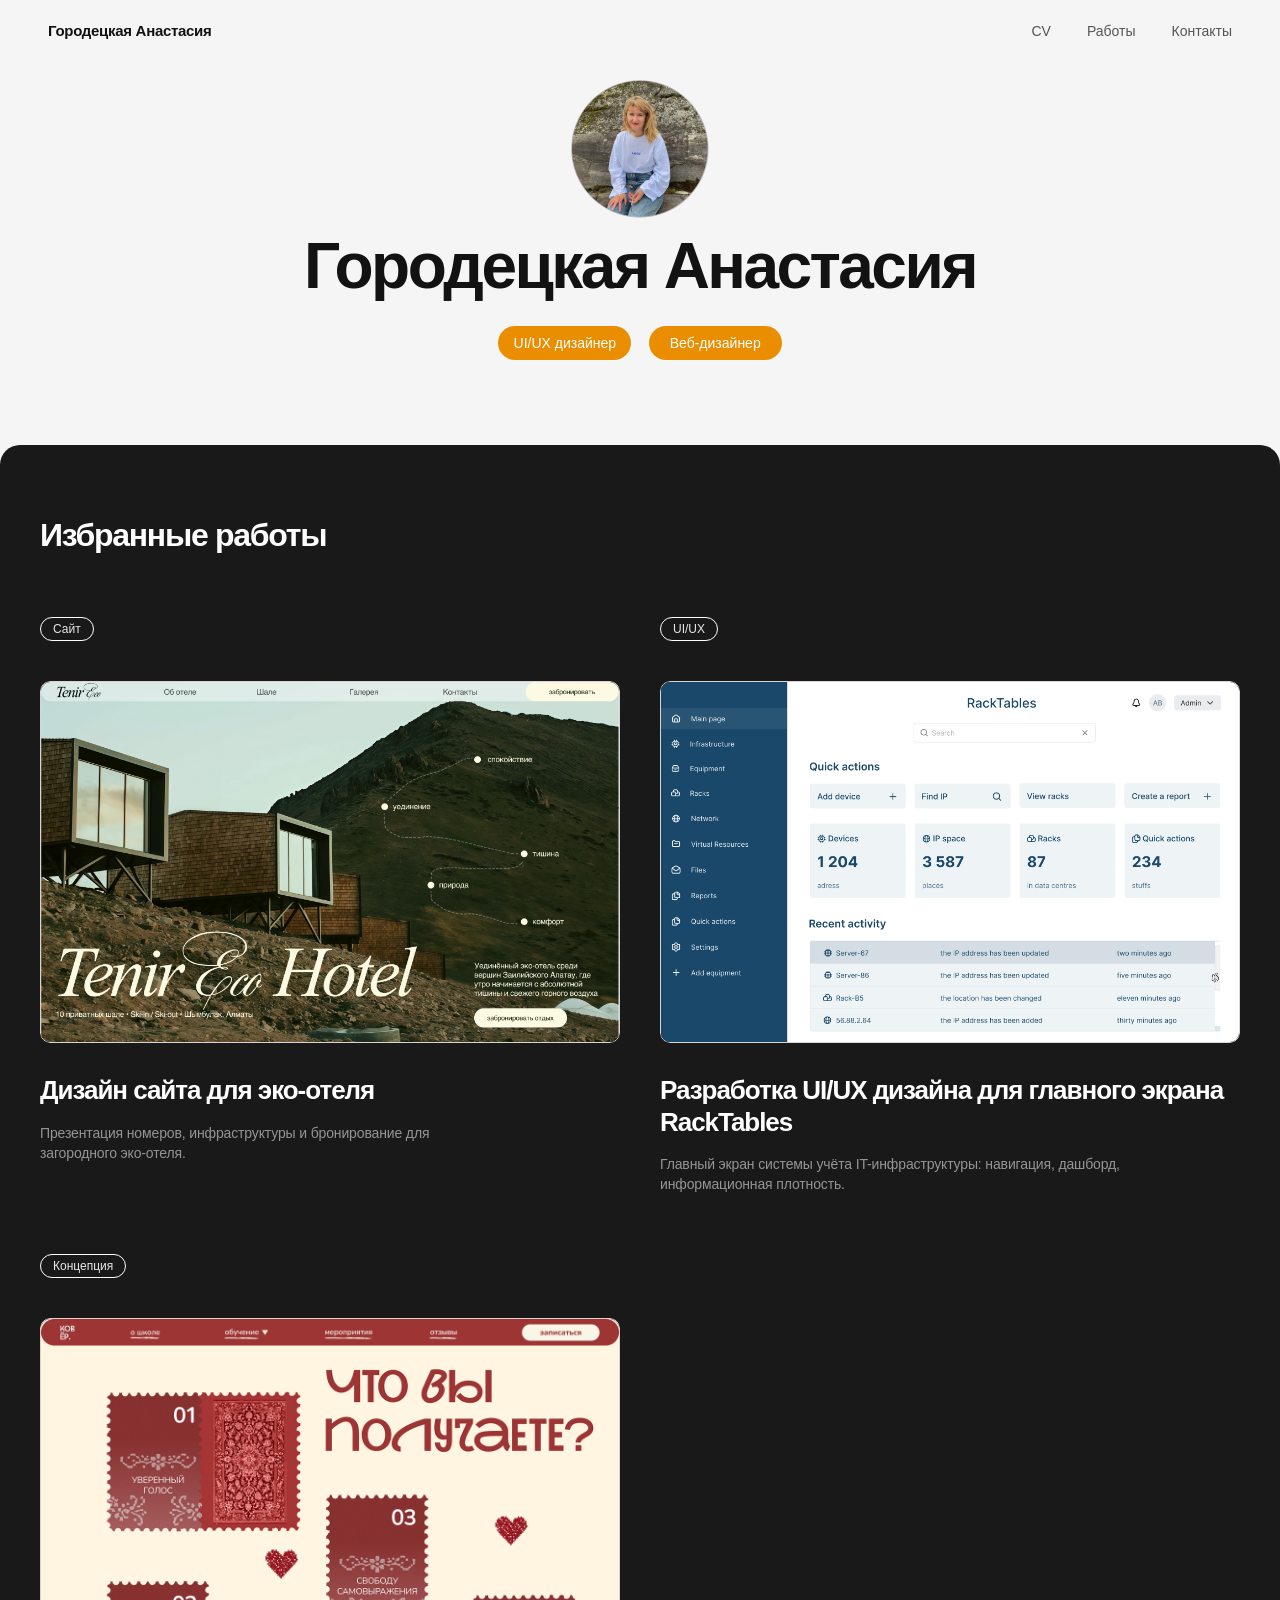
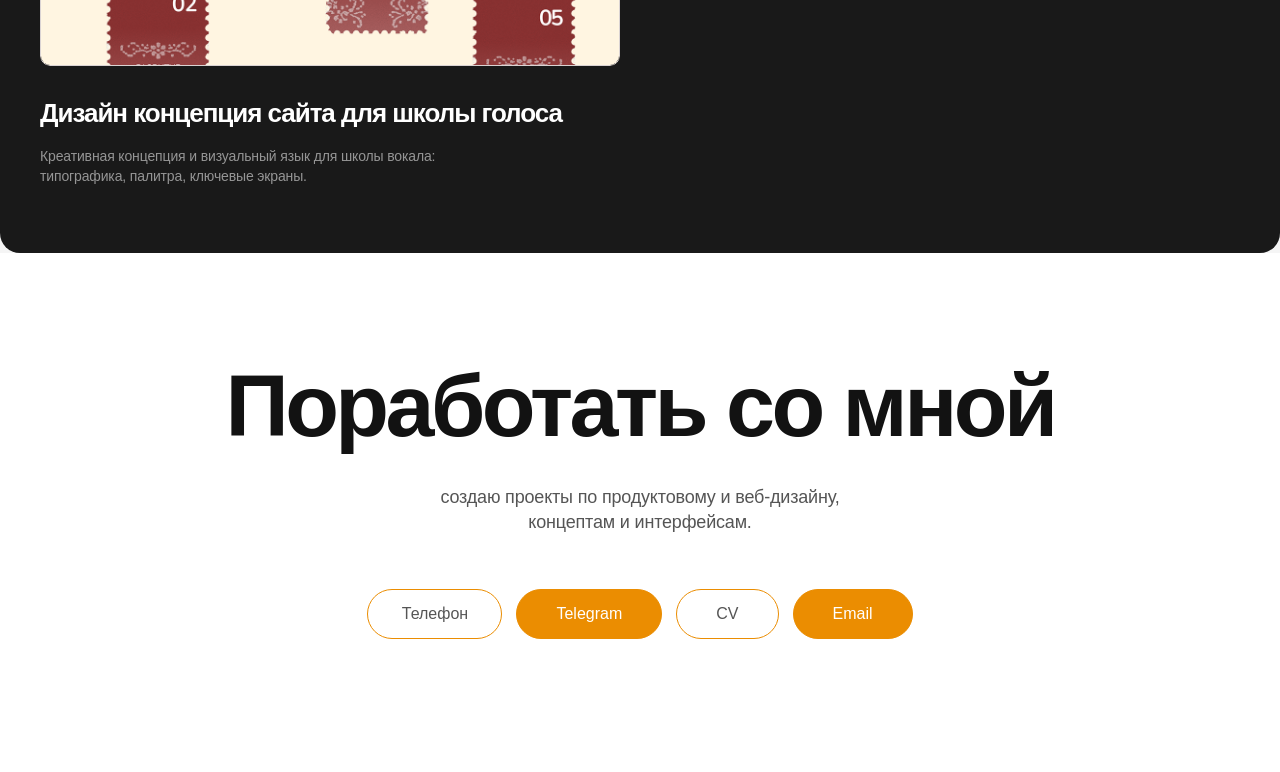
<file: index.html>
<!doctype html>
<html lang="ru">
<head>
<meta charset="utf-8"><meta name="viewport" content="width=device-width,initial-scale=1">
<title>Городецкая Анастасия — веб-дизайнер</title>
<meta name="description" content="Портфолио Анастасии Городецкой: веб-дизайн, UI/UX, концепции сайтов и интерфейсов.">
<meta name="theme-color" content="#f5f5f5">
<link rel="stylesheet" href="styles.css?v=20261103-2"><script src="script.js" defer></script>

</head>
<body>
<a class="skip" href="#works">К работам</a>
<header><a class="brand" href="#home">Городецкая Анастасия</a><nav aria-label="Основная навигация"><a href="assets/Anastasia-Gorodetskaya-CV.pdf" download aria-label="Скачать CV в PDF">CV</a><a href="#works">Работы</a><a href="#contacts">Контакты</a></nav></header>
<main>
<section class="hero" id="home" aria-labelledby="name">
<div class="hero-background"><picture><source media="(max-width:640px)" srcset="assets/hero-mobile.svg"><img src="assets/029bd.svg" alt=""></picture></div>

<div class="intro"><picture><source media="(max-width:640px)" srcset="assets/0575a.png"><img class="portrait" src="assets/portrait-nov3.png" alt="Анастасия Городецкая" width="138" height="138" fetchpriority="high"></picture><h1 id="name">Городецкая Анастасия</h1><div class="roles"><span class="role role-ui">UI/UX дизайнер</span><span class="role role-web">Веб-дизайнер</span></div></div>
</section>
<section class="works" id="works" aria-labelledby="works-title"><div class="container">
<div class="section-heading reveal"><h2 id="works-title">Избранные работы</h2></div>
<div class="projects">
<article class="project reveal"><span class="category">Сайт</span><a class="cover" href="eco-hotel.html" aria-label="Открыть кейс: Дизайн сайта для эко-отеля"><div class="mockup hotel" data-node-id="11:5"><img src="assets/cf2d6.png" alt="Дизайн сайта Tenir Eco Hotel" loading="lazy"></div></a><h3><a href="eco-hotel.html">Дизайн сайта для эко-отеля</a></h3><p>Презентация номеров, инфраструктуры и бронирование для загородного эко-отеля.</p></article>
<article class="project reveal"><span class="category">UI/UX</span><a class="cover" href="racktables.html" aria-label="Кейс RackTables"><div class="mockup rack" data-node-id="5:6418"><img src="assets/fdb57.png" alt="Интерфейс системы RackTables" loading="lazy"></div></a><h3><a href="racktables.html">Разработка UI/UX дизайна для главного экрана RackTables</a></h3><p>Главный экран системы учёта IT-инфраструктуры: навигация, дашборд, информационная плотность.</p></article>

<article class="project reveal"><span class="category">Концепция</span><a class="cover" href="voice-school.html" aria-label="Открыть кейс школы голоса"><div class="mockup voice" data-node-id="9:4"><img src="assets/086f3.png" alt="Концепция сайта школы вокала" loading="lazy"></div></a><h3><a href="voice-school.html">Дизайн концепция сайта для школы голоса</a></h3><p>Креативная концепция и визуальный язык для школы вокала: типографика, палитра, ключевые экраны.</p></article>
</div></div></section>
<section class="contact" id="contacts" aria-labelledby="contact-title"><div class="reveal"><h2 id="contact-title">Поработать со мной</h2><p>создаю проекты по продуктовому и веб-дизайну,<br> концептам и интерфейсам.</p><div class="contact-buttons"><a class="button outline phone" href="tel:+79778153489" aria-label="Позвонить: 8 977 815-34-89"><span>Телефон</span></a><a class="button" href="https://t.me/anastasieeeeeeee" target="_blank" rel="noopener noreferrer"><span>Telegram</span></a><a class="button outline" href="assets/Anastasia-Gorodetskaya-CV.pdf" download aria-label="Скачать CV в PDF">CV</a><a class="button" href="mailto:gorodeckayaanastasiya@gmail.com"><span>Email</span></a></div></div></section>
</main>

</body></html>
</file>
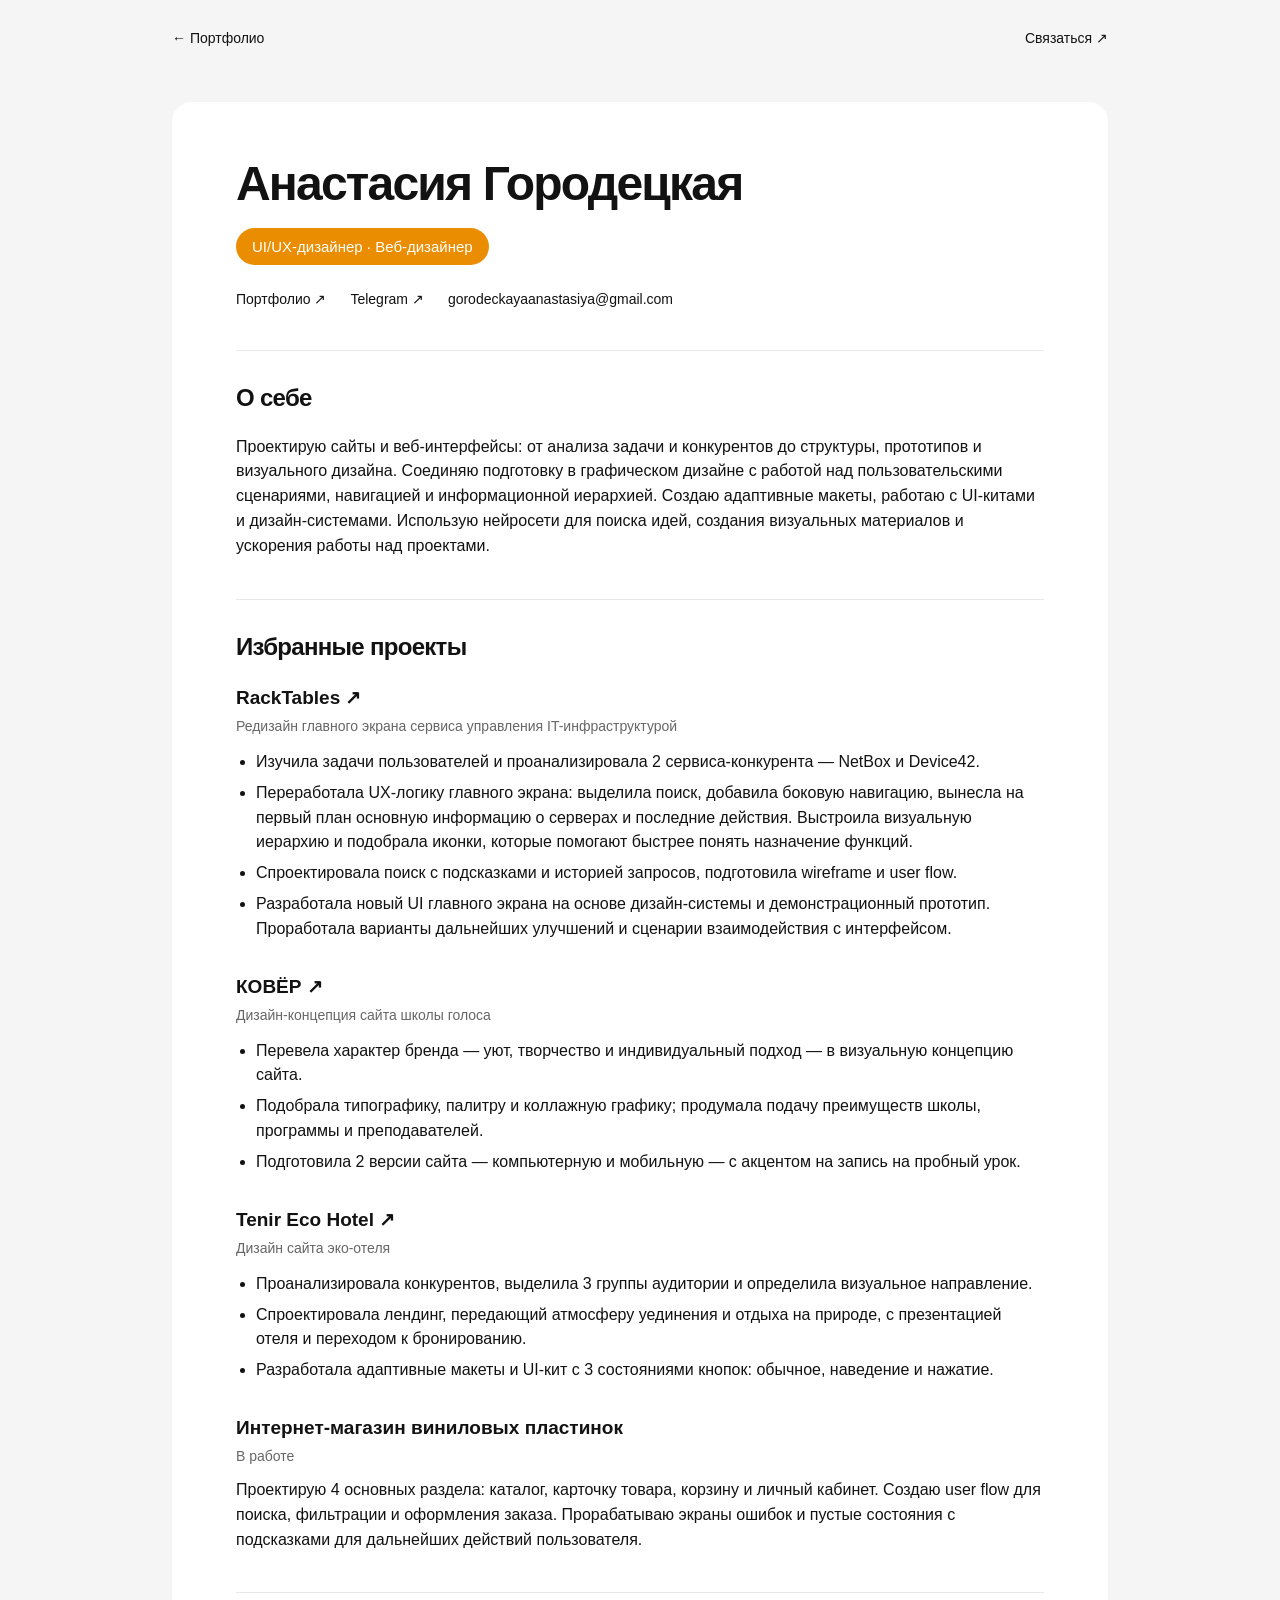
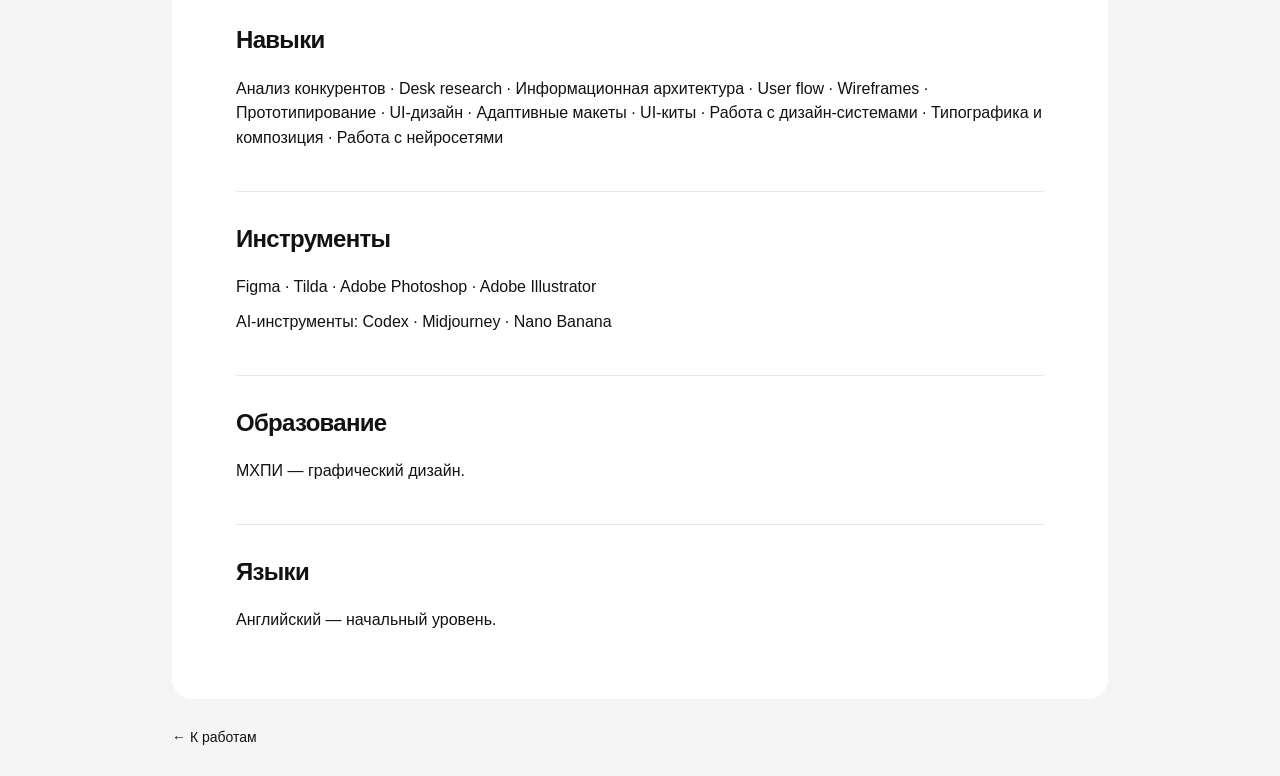
<file: cv.html>
<!doctype html>
<html lang="ru"><head><meta charset="utf-8"><meta name="viewport" content="width=device-width,initial-scale=1"><title>CV — Анастасия Городецкая</title><meta name="description" content="Резюме Анастасии Городецкой — UI/UX-дизайнер и веб-дизайнер"><link rel="stylesheet" href="cv.css"></head><body>
<header><a href="index.html#home">← Портфолио</a><a href="mailto:gorodeckayaanastasiya@gmail.com">Связаться ↗</a></header>
<main><h1>Анастасия Городецкая</h1><p class="role">UI/UX-дизайнер · Веб-дизайнер</p>
<div class="contacts"><a href="https://svetynastya.github.io/portfolio-site/">Портфолио ↗</a><a href="https://t.me/anastasieeeeeeee">Telegram ↗</a><a href="mailto:gorodeckayaanastasiya@gmail.com">gorodeckayaanastasiya@gmail.com</a></div>
<section><h2>О себе</h2><p>Проектирую сайты и веб-интерфейсы: от анализа задачи и конкурентов до структуры, прототипов и визуального дизайна. Соединяю подготовку в графическом дизайне с работой над пользовательскими сценариями, навигацией и информационной иерархией. Создаю адаптивные макеты, работаю с UI-китами и дизайн-системами. Использую нейросети для поиска идей, создания визуальных материалов и ускорения работы над проектами.</p></section>
<section><h2>Избранные проекты</h2>
<article><h3><a href="racktables.html">RackTables ↗</a></h3><p class="caption">Редизайн главного экрана сервиса управления IT-инфраструктурой</p><ul><li>Изучила задачи пользователей и проанализировала 2 сервиса-конкурента — NetBox и Device42.</li><li>Переработала UX-логику главного экрана: выделила поиск, добавила боковую навигацию, вынесла на первый план основную информацию о серверах и последние действия. Выстроила визуальную иерархию и подобрала иконки, которые помогают быстрее понять назначение функций.</li><li>Спроектировала поиск с подсказками и историей запросов, подготовила wireframe и user flow.</li><li>Разработала новый UI главного экрана на основе дизайн-системы и демонстрационный прототип. Проработала варианты дальнейших улучшений и сценарии взаимодействия с интерфейсом.</li></ul></article>
<article><h3><a href="voice-school.html">КОВЁР ↗</a></h3><p class="caption">Дизайн-концепция сайта школы голоса</p><ul><li>Перевела характер бренда — уют, творчество и индивидуальный подход — в визуальную концепцию сайта.</li><li>Подобрала типографику, палитру и коллажную графику; продумала подачу преимуществ школы, программы и преподавателей.</li><li>Подготовила 2 версии сайта — компьютерную и мобильную — с акцентом на запись на пробный урок.</li></ul></article>
<article><h3><a href="eco-hotel.html">Tenir Eco Hotel ↗</a></h3><p class="caption">Дизайн сайта эко-отеля</p><ul><li>Проанализировала конкурентов, выделила 3 группы аудитории и определила визуальное направление.</li><li>Спроектировала лендинг, передающий атмосферу уединения и отдыха на природе, с презентацией отеля и переходом к бронированию.</li><li>Разработала адаптивные макеты и UI-кит с 3 состояниями кнопок: обычное, наведение и нажатие.</li></ul></article>
<article><h3>Интернет-магазин виниловых пластинок</h3><p class="caption">В работе</p><p>Проектирую 4 основных раздела: каталог, карточку товара, корзину и личный кабинет. Создаю user flow для поиска, фильтрации и оформления заказа. Прорабатываю экраны ошибок и пустые состояния с подсказками для дальнейших действий пользователя.</p></article></section>
<section><h2>Навыки</h2><p>Анализ конкурентов · Desk research · Информационная архитектура · User flow · Wireframes · Прототипирование · UI-дизайн · Адаптивные макеты · UI-киты · Работа с дизайн-системами · Типографика и композиция · Работа с нейросетями</p></section>
<section><h2>Инструменты</h2><p>Figma · Tilda · Adobe Photoshop · Adobe Illustrator</p><p>AI-инструменты: Codex · Midjourney · Nano Banana</p></section>
<section><h2>Образование</h2><p>МХПИ — графический дизайн.</p></section><section><h2>Языки</h2><p>Английский — начальный уровень.</p></section></main><footer><a href="index.html#works">← К работам</a></footer></body></html>
</file>
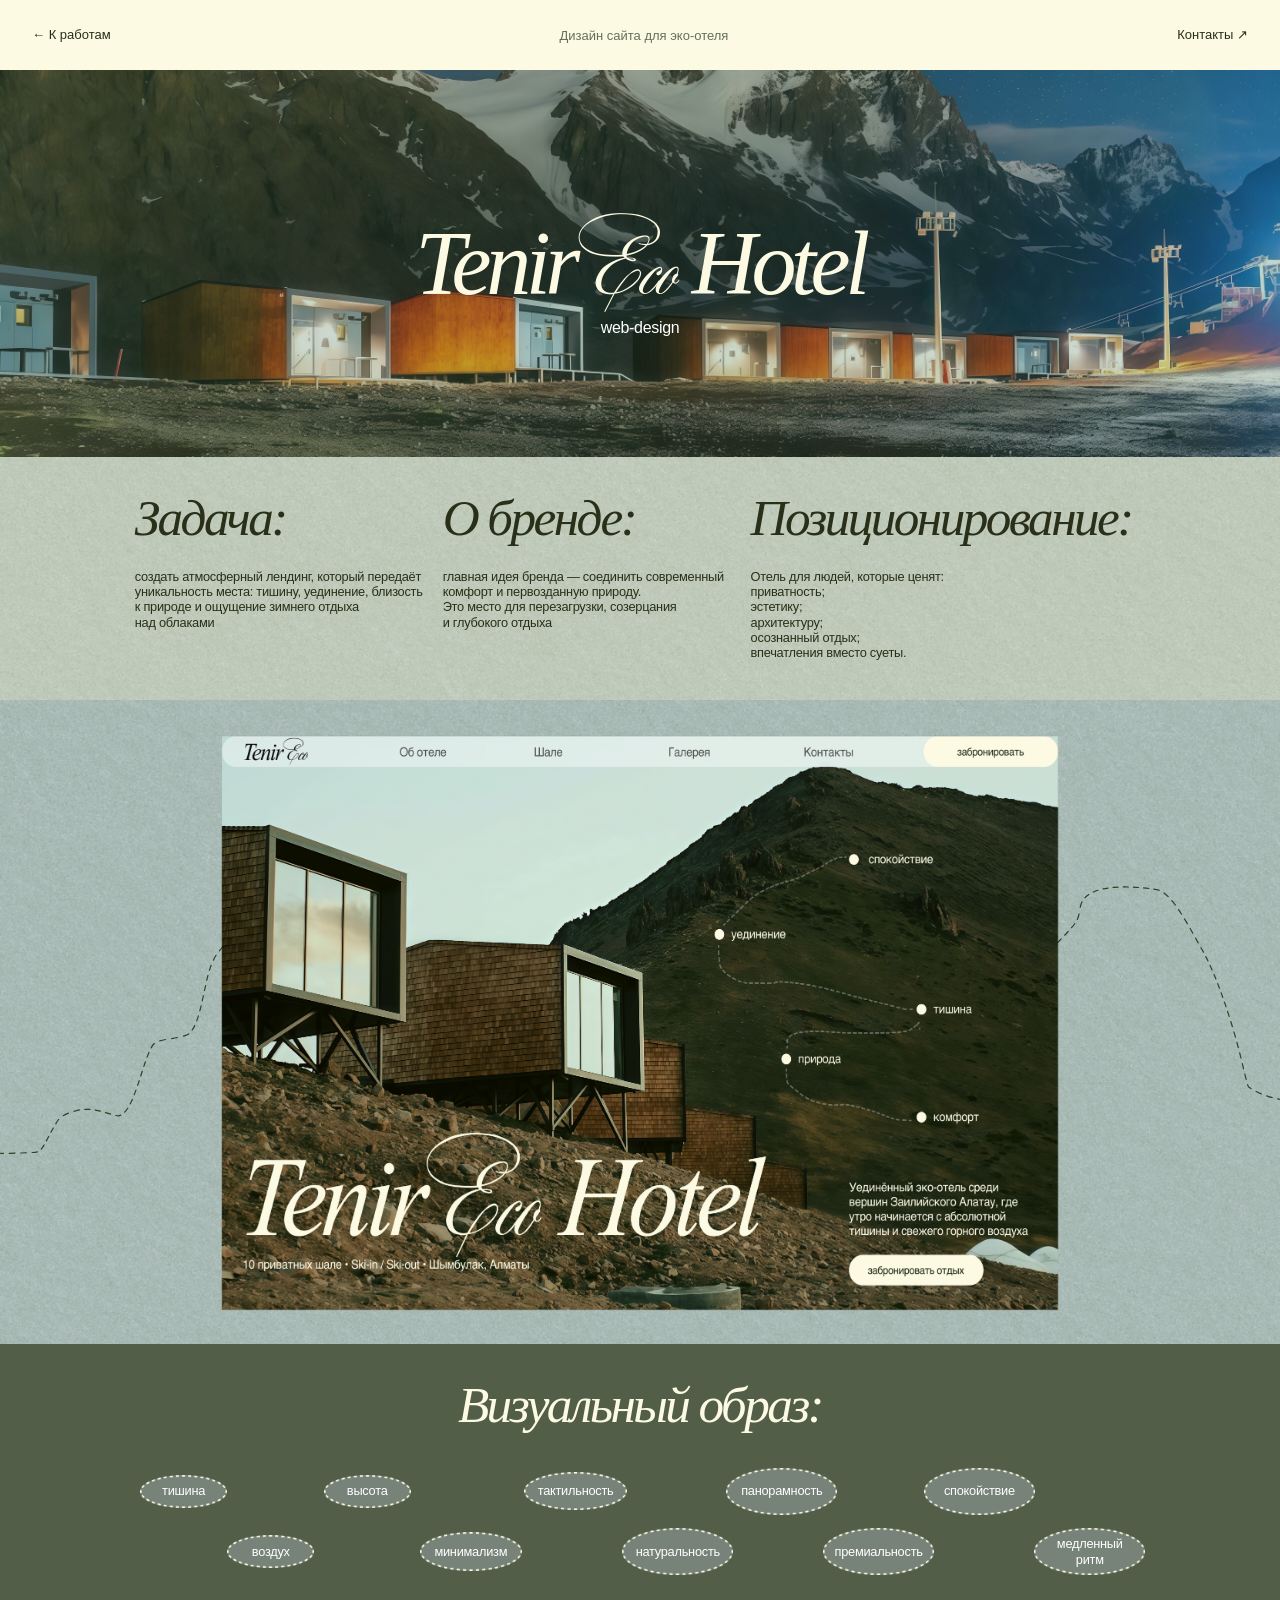
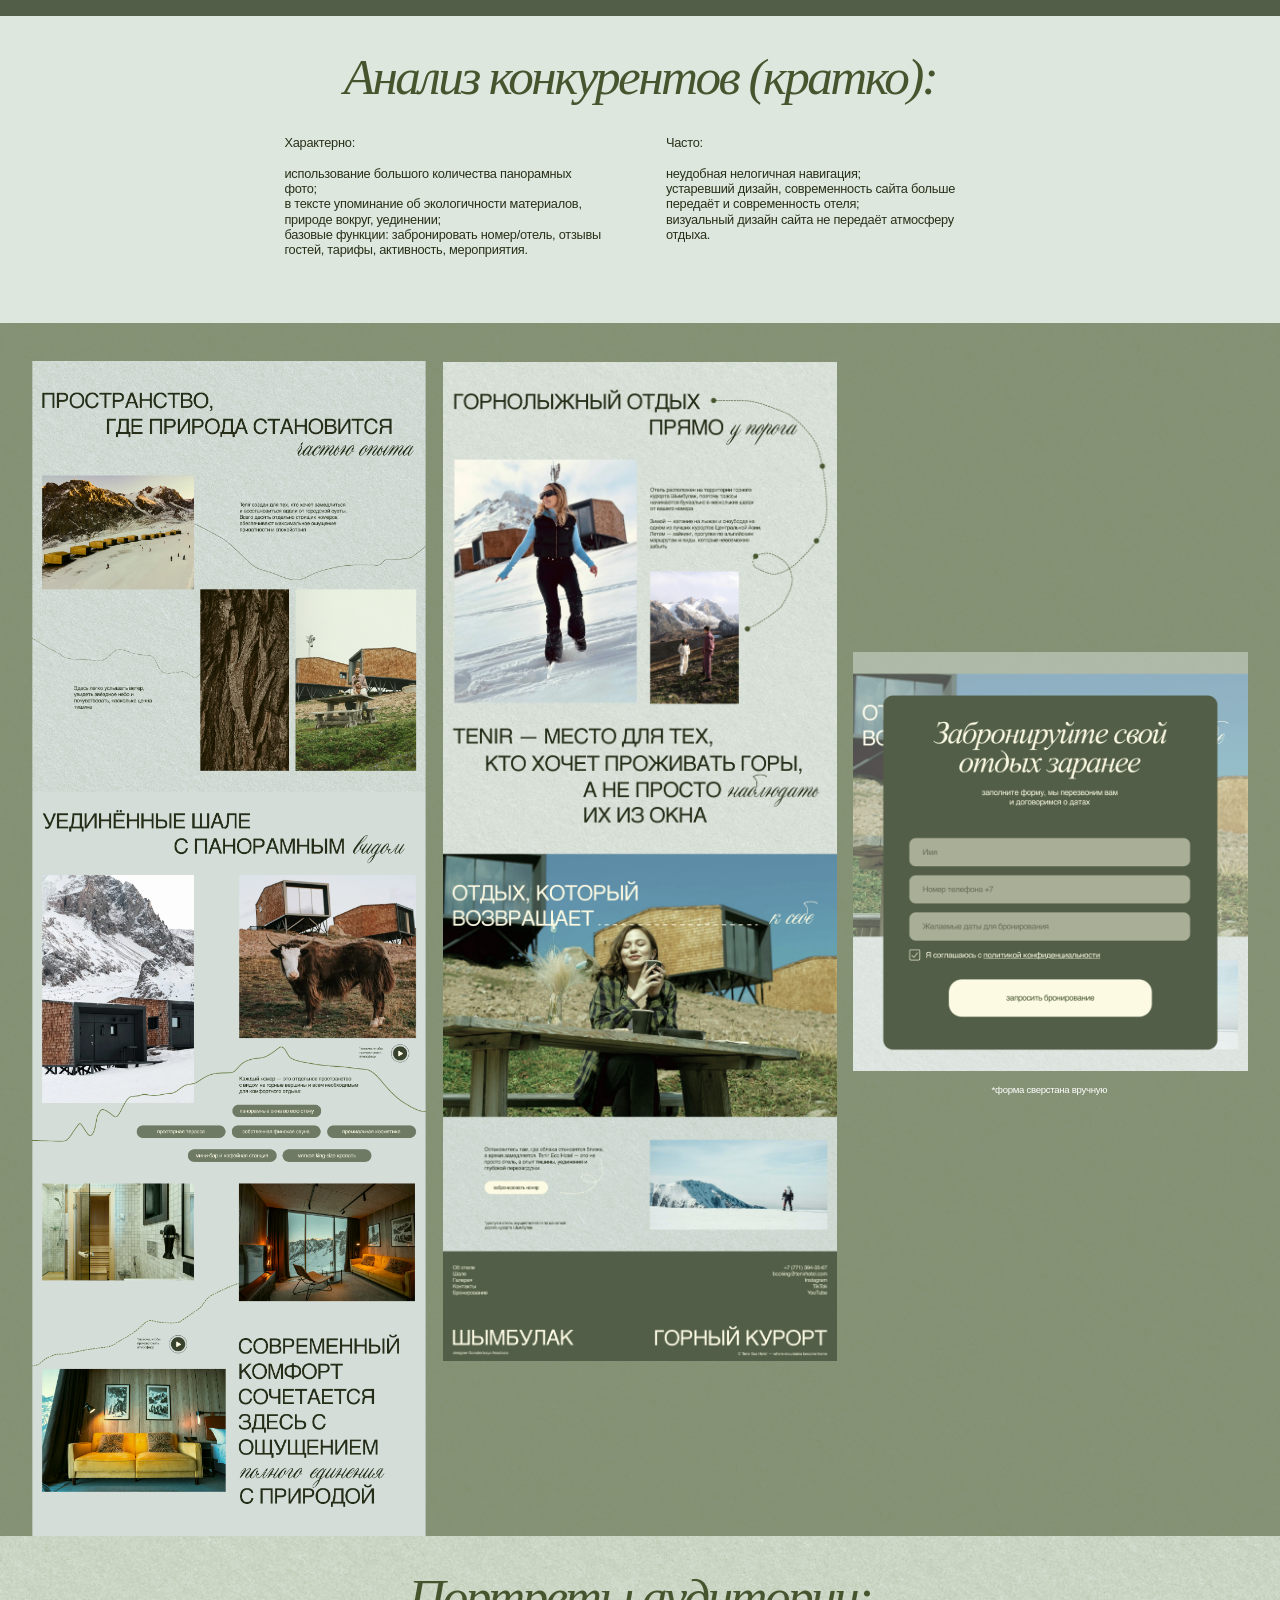
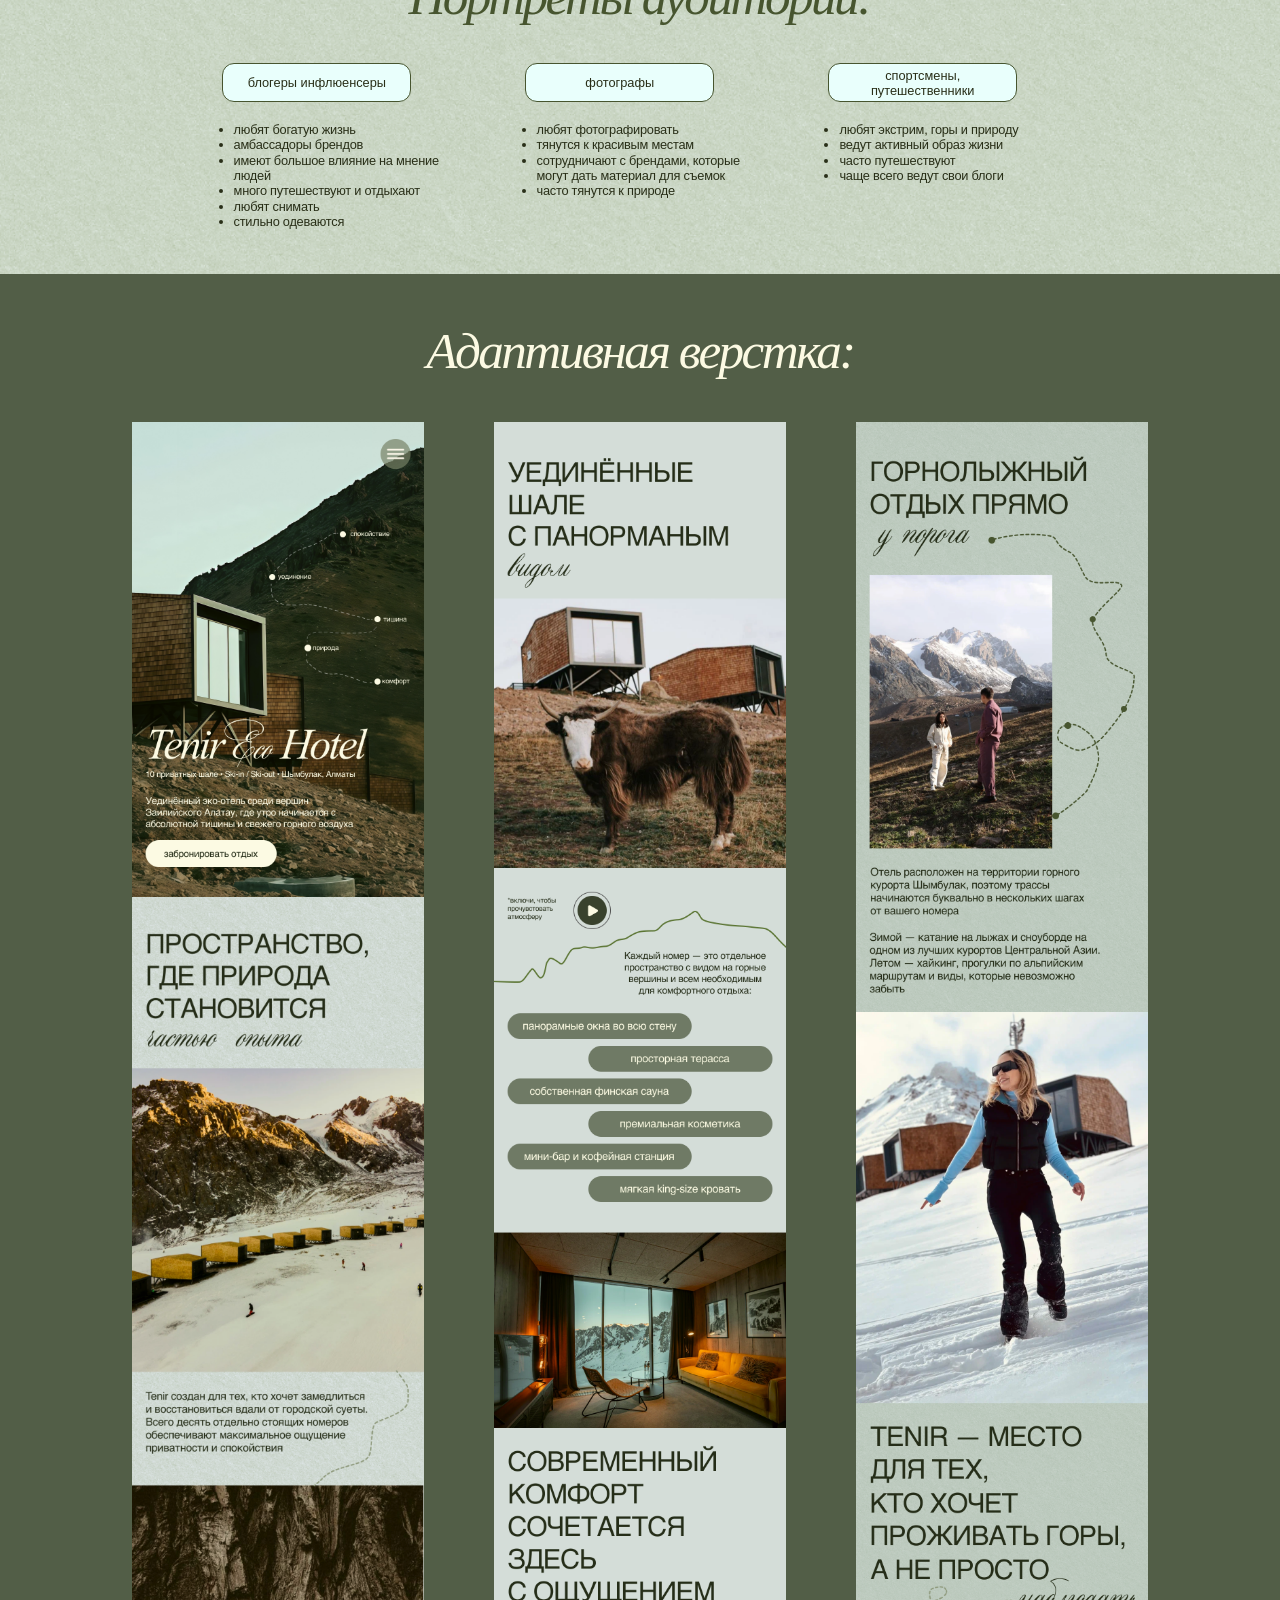
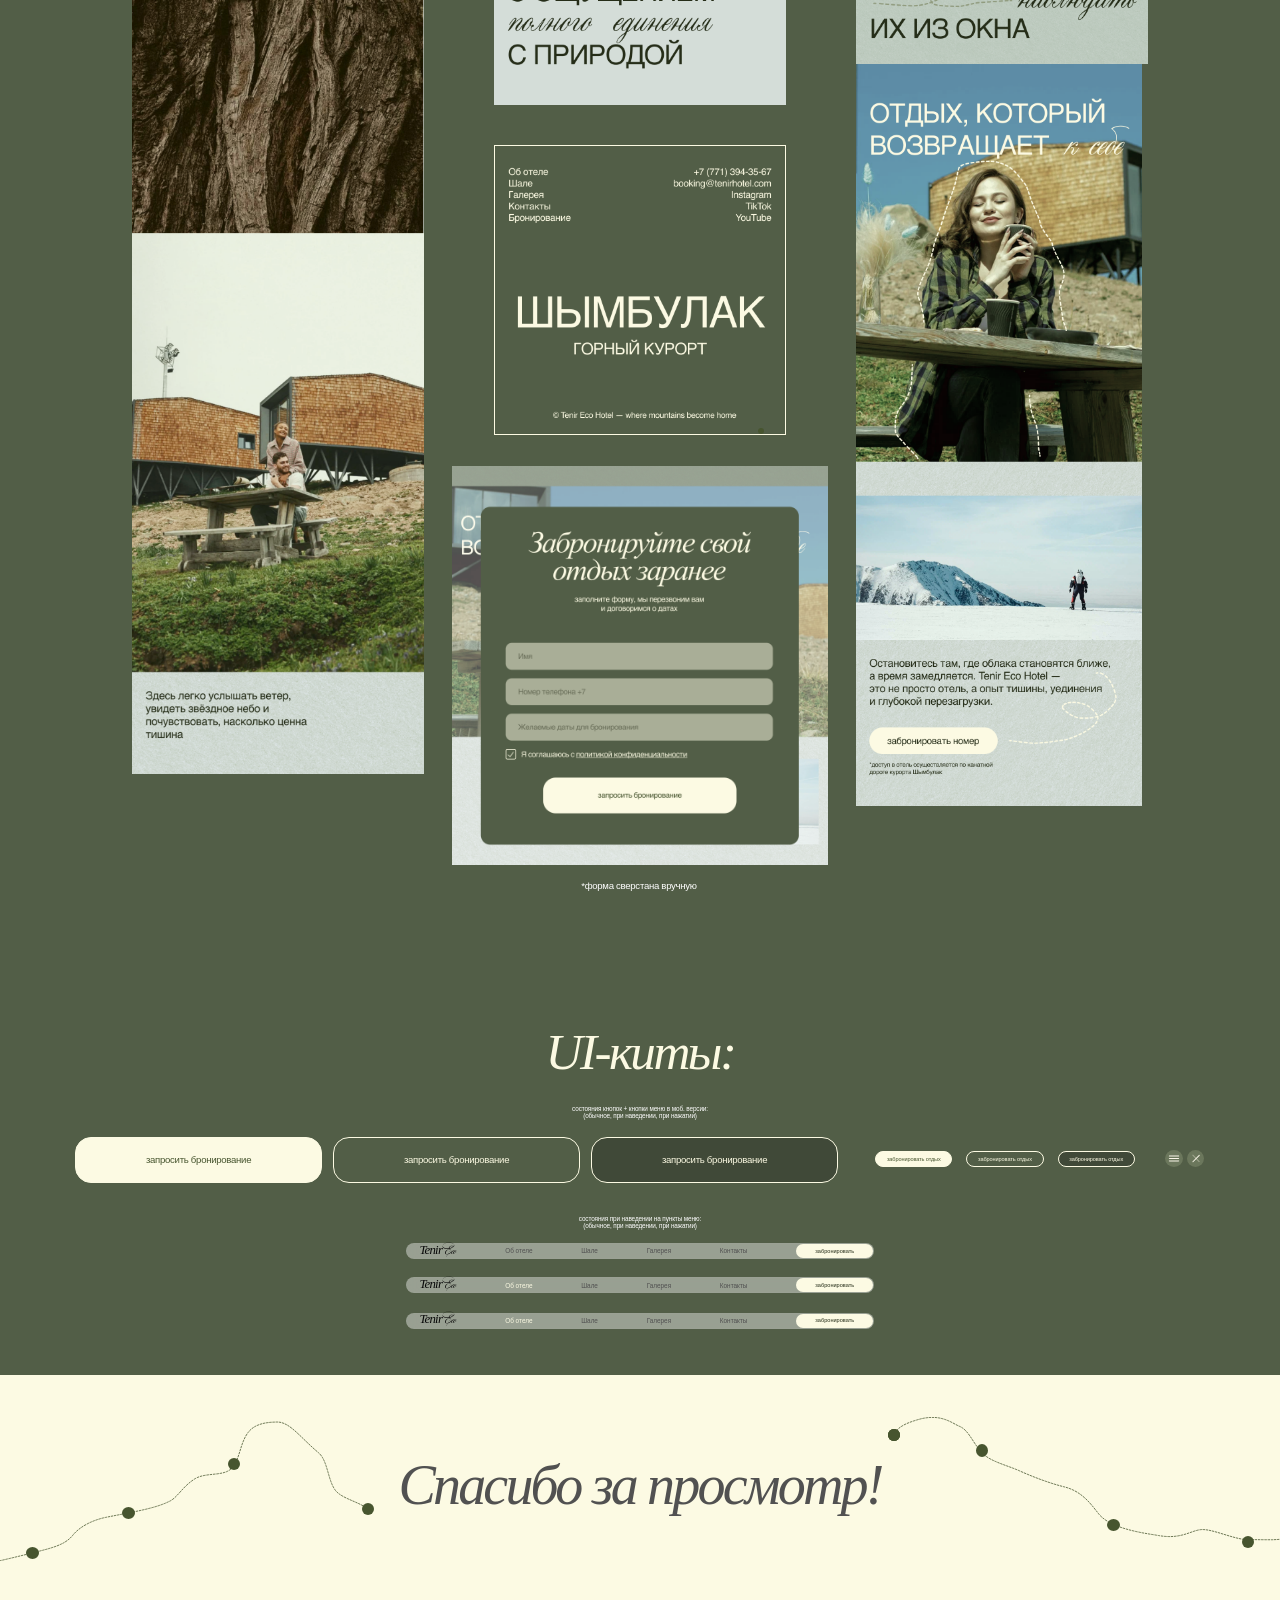
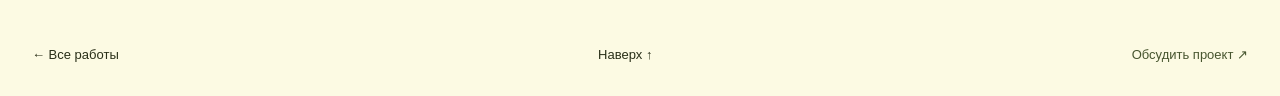
<file: eco-hotel.html>
<!doctype html><html lang="ru"><head><meta charset="utf-8"><meta name="viewport" content="width=device-width,initial-scale=1"><title>Tenir Eco Hotel — кейс Анастасии Городецкой</title><meta name="description" content="Дизайн сайта эко-отеля Tenir: задача, визуальная концепция, исследование аудитории, интерфейс и адаптивные экраны."><meta name="theme-color" content="#525e47"><link rel="stylesheet" href="tenir.css"></head><body><a class="skip" href="#case">К кейсу</a><header class="case-nav"><a href="index.html#works"><span aria-hidden="true">←</span> <span>К работам</span></a><span>Дизайн сайта для эко-отеля</span><a href="index.html#contacts">Контакты ↗</a></header><main id="case"><section class="board case-hero" style="--height:968" aria-label="Tenir Eco Hotel — веб-дизайн"><img class="place hero-photo" src="assets/tenir/579a8.png" alt="Панорама горного эко-отеля Tenir" style="--x:0;--y:-1675;--w:3200;--h:2643" loading="eager" fetchpriority="high"><div class="hero-tint"></div><h1>Tenir<span>Eco</span> Hotel</h1><p class="discipline">web-design</p></section><section class="brief textured"><div><h2>Задача:</h2><p>создать атмосферный лендинг, который передаёт уникальность места: тишину, уединение, близость к природе и ощущение зимнего отдыха над облаками</p></div><div><h2>О бренде:</h2><p>главная идея бренда — соединить современный комфорт и первозданную природу.<br>Это место для перезагрузки, созерцания и глубокого отдыха</p></div><div><h2>Позиционирование:</h2><p>Отель для людей, которые ценят:<br>приватность;<br>эстетику;<br>архитектуру;<br>осознанный отдых;<br>впечатления вместо суеты.</p></div></section><section class="board landing textured" style="--height:1611" aria-label="Первый экран сайта отеля"><img class="place decorative" src="assets/tenir/b7679.svg" alt="" style="--x:0;--y:232;--w:3202.388;--h:904.994" loading="lazy" aria-hidden="true"><img class="place" src="assets/tenir/0524f.png" alt="Главный экран Tenir Eco Hotel: горный пейзаж, шале и бронирование" style="--x:485;--y:83;--w:2229;--h:1445" loading="lazy" ></section><section class="board visual" style="--height:679" aria-label="Визуальный образ"><h2>Визуальный образ:</h2><div class="place mood" style="--x:350;--y:327;--w:218;--h:82"><img class="" src="assets/tenir/817bd.png" alt="" loading="lazy" ><span>тишина</span></div><div class="place mood" style="--x:568;--y:478;--w:218;--h:82"><img class="" src="assets/tenir/817bd.png" alt="" loading="lazy" ><span>воздух</span></div><div class="place mood" style="--x:809;--y:327;--w:218;--h:82"><img class="" src="assets/tenir/817bd.png" alt="" loading="lazy" ><span>высота</span></div><div class="place mood" style="--x:1049;--y:471;--w:256;--h:96"><img class="" src="assets/tenir/91e4d.png" alt="" loading="lazy" ><span>минимализм</span></div><div class="place mood" style="--x:1311;--y:320;--w:256;--h:96"><img class="" src="assets/tenir/91e4d.png" alt="" loading="lazy" ><span>тактильность</span></div><div class="place mood" style="--x:1556;--y:460;--w:277;--h:118"><img class="" src="assets/tenir/18c01.png" alt="" loading="lazy" ><span>натуральность</span></div><div class="place mood" style="--x:1816;--y:309;--w:277;--h:118"><img class="" src="assets/tenir/18c01.png" alt="" loading="lazy" ><span>панорамность</span></div><div class="place mood" style="--x:2058;--y:460;--w:277;--h:118"><img class="" src="assets/tenir/18c01.png" alt="" loading="lazy" ><span>премиальность</span></div><div class="place mood" style="--x:2310;--y:309;--w:277;--h:118"><img class="" src="assets/tenir/18c01.png" alt="" loading="lazy" ><span>спокойствие</span></div><div class="place mood" style="--x:2586;--y:460;--w:277;--h:118"><img class="" src="assets/tenir/18c01.png" alt="" loading="lazy" ><span>медленный<br>ритм</span></div></section><section class="research competitors"><h2>Анализ конкурентов (кратко):</h2><div class="research-columns"><div><p>Характерно:</p><p>использование большого количества панорамных фото;<br>в тексте упоминание об экологичности материалов, природе вокруг, уединении;<br>базовые функции: забронировать номер/отель, отзывы гостей, тарифы, активность, мероприятия.</p></div><div><p>Часто:</p><p>неудобная нелогичная навигация;<br>устаревший дизайн, современность сайта больше передаёт и современность отеля;<br>визуальный дизайн сайта не передаёт атмосферу отдыха.</p></div></div></section><section class="board desktop textured" style="--height:3032" aria-label="Десктопные экраны сайта"><img class="place desktop-one" src="assets/tenir/a9a3d.png" alt="Страницы отеля: преимущества, шале и пространство для отдыха" style="--x:80;--y:95;--w:986;--h:2937" loading="lazy" ><img class="place desktop-two" src="assets/tenir/69b6b.jpg" alt="Горнолыжный курорт, активности и футер сайта" style="--x:1107;--y:97;--w:986;--h:2498" loading="lazy" ><figure class="place form-screen desktop-form" style="--x:2133;--y:822;--w:986;--h:1047"><img class="" src="assets/tenir/01eb1.png" alt="Форма запроса бронирования" loading="lazy" ></figure><div class="place form-note" style="--x:2479;--y:1903;--w:500">*форма сверстана вручную</div></section><section class="research audience textured"><h2>Портреты аудитории:</h2><div class="audience-columns"><div><h3>блогеры инфлюенсеры</h3><ul><li>любят богатую жизнь</li><li>амбассадоры брендов</li><li>имеют большое влияние на мнение людей</li><li>много путешествуют и отдыхают</li><li>любят снимать</li><li>стильно одеваются</li></ul></div><div><h3>фотографы</h3><ul><li>любят фотографировать</li><li>тянутся к красивым местам</li><li>сотрудничают с брендами, которые могут дать материал для съемок</li><li>часто тянутся к природе</li></ul></div><div><h3>спортсмены,<br>путешественники</h3><ul><li>любят экстрим, горы и природу</li><li>ведут активный образ жизни</li><li>часто путешествуют</li><li>чаще всего ведут свои блоги</li></ul></div></div></section><section class="board mobile" style="--height:5793" aria-label="Адаптивная верстка сайта"><h2>Адаптивная верстка:</h2><img class="place mobile-one" src="assets/tenir/fd1c0.png" alt="Мобильный главный экран" style="--x:331;--y:369;--w:730;--h:1189" loading="lazy" ><img class="place mobile-two" src="assets/tenir/e6886.png" alt="Продолжение мобильной страницы: номера и отель" style="--x:331;--y:1558;--w:730;--h:3691" loading="lazy" ><img class="place mobile-three" src="assets/tenir/7168b.png" alt="Мобильная страница с преимуществами отеля" style="--x:1235;--y:369;--w:730;--h:3209" loading="lazy" ><img class="place mobile-four" src="assets/tenir/9fe66.png" alt="Мобильная страница горнолыжного курорта" style="--x:2139;--y:369;--w:730;--h:3106" loading="lazy" ><img class="place mobile-five" src="assets/tenir/e5789.png" alt="Мобильная галерея и контакты" style="--x:2139;--y:3475;--w:716;--h:1855" loading="lazy" ><img class="place mobile-six" src="assets/tenir/238ac.png" alt="Раскрытое меню на телефоне" style="--x:1235;--y:3678;--w:730;--h:725" loading="lazy" ><figure class="place form-screen mobile-form" style="--x:1130;--y:4479;--w:940;--h:999"><img class="" src="assets/tenir/01eb1.png" alt="Форма бронирования на мобильном устройстве" loading="lazy" ></figure><div class="place form-note" style="--x:1453;--y:5514;--w:500">*форма сверстана вручную</div></section><section class="board ui-kit" style="--height:959" aria-label="UI-кит и состояния интерфейса"><h2>UI-киты:</h2><div class="place kit-caption" style="--x:1200;--y:283;--w:800">состояния кнопок + кнопки меню в моб. версии:<br>(обычное, при наведении, при нажатии)</div><div class="place kit-button large" style="--x:188;--y:364;--w:617"><span>запросить бронирование</span></div><div class="place kit-button large outline" style="--x:833;--y:364;--w:617"><span>запросить бронирование</span></div><div class="place kit-button large pressed" style="--x:1478;--y:364;--w:617"><span>запросить бронирование</span></div><div class="place kit-button small" style="--x:2188;--y:399;--w:193"><span>забронировать отдых</span></div><div class="place kit-button small outline" style="--x:2416;--y:399;--w:193"><span>забронировать отдых</span></div><div class="place kit-button small pressed" style="--x:2644;--y:399;--w:193"><span>забронировать отдых</span></div><img class="place menu-example" src="assets/tenir/b261e.svg" alt="Кнопка мобильного меню" style="--x:2913;--y:396;--w:44.229;--h:44.229" loading="lazy" ><div class="place menu-close" style="--x:2967;--y:396;--w:44.229;--h:44.229"><img class="" src="assets/tenir/0b2e4.svg" alt="" loading="lazy" ><span></span></div><div class="place kit-caption" style="--x:1200;--y:558;--w:800">состояния при наведении на пункты меню:<br>(обычное, при наведении, при нажатии)</div><div class="place kit-nav state-0" style="--x:1016;--y:629;--w:1170;--h:40"><span class="kit-logo">Tenir<span>Eco</span></span><span class="kit-about">Об отеле</span><span>Шале</span><span>Галерея</span><span>Контакты</span><span class="nav-book">забронировать</span></div><div class="place kit-nav state-1" style="--x:1016;--y:715;--w:1170;--h:40"><span class="kit-logo">Tenir<span>Eco</span></span><span class="kit-about">Об отеле</span><span>Шале</span><span>Галерея</span><span>Контакты</span><span class="nav-book">забронировать</span><img class="kit-underline" src="assets/tenir/d7a8b.svg" alt="" loading="lazy" aria-hidden="true"></div><div class="place kit-nav state-2" style="--x:1016;--y:803;--w:1170;--h:40"><span class="kit-logo">Tenir<span>Eco</span></span><span class="kit-about">Об отеле</span><span>Шале</span><span>Галерея</span><span>Контакты</span><span class="nav-book">забронировать</span><img class="kit-underline" src="assets/tenir/25f6e.svg" alt="" loading="lazy" aria-hidden="true"></div></section><section class="board thanks" style="--height:597" aria-label="Спасибо за просмотр"><h2>Спасибо за просмотр!</h2><img class="place decorative" src="assets/tenir/cdcc0.svg" alt="" style="--x:0.266;--y:104.828;--w:3217.729;--h:361.168" loading="lazy" aria-hidden="true"><img class="place decorative" src="assets/tenir/8e192.svg" alt="" style="--x:570;--y:207;--w:31;--h:31" loading="lazy" aria-hidden="true"><img class="place decorative" src="assets/tenir/8e192.svg" alt="" style="--x:306;--y:329;--w:31;--h:31" loading="lazy" aria-hidden="true"><img class="place decorative" src="assets/tenir/8e192.svg" alt="" style="--x:66;--y:429;--w:31;--h:31" loading="lazy" aria-hidden="true"><img class="place decorative" src="assets/tenir/8e192.svg" alt="" style="--x:3105;--y:402;--w:31;--h:31" loading="lazy" aria-hidden="true"><img class="place decorative" src="assets/tenir/8e192.svg" alt="" style="--x:2768;--y:360;--w:31;--h:31" loading="lazy" aria-hidden="true"><img class="place decorative" src="assets/tenir/8e192.svg" alt="" style="--x:2220;--y:134;--w:31;--h:31" loading="lazy" aria-hidden="true"><img class="place decorative" src="assets/tenir/8e192.svg" alt="" style="--x:2220;--y:134;--w:31;--h:31" loading="lazy" aria-hidden="true"><img class="place decorative" src="assets/tenir/8e192.svg" alt="" style="--x:2440;--y:173;--w:31;--h:31" loading="lazy" aria-hidden="true"><img class="place decorative" src="assets/tenir/8e192.svg" alt="" style="--x:905;--y:319;--w:31;--h:31" loading="lazy" aria-hidden="true"><img class="place decorative" src="assets/tenir/470f4.svg" alt="" style="--x:2220;--y:134;--w:31;--h:31" loading="lazy" aria-hidden="true"></section></main><footer class="case-footer"><a href="index.html#works">← Все работы</a><a href="#case">Наверх ↑</a><a href="https://t.me/anastasieeeeeeee" target="_blank" rel="noopener noreferrer">Обсудить проект ↗</a></footer></body></html>
</file>
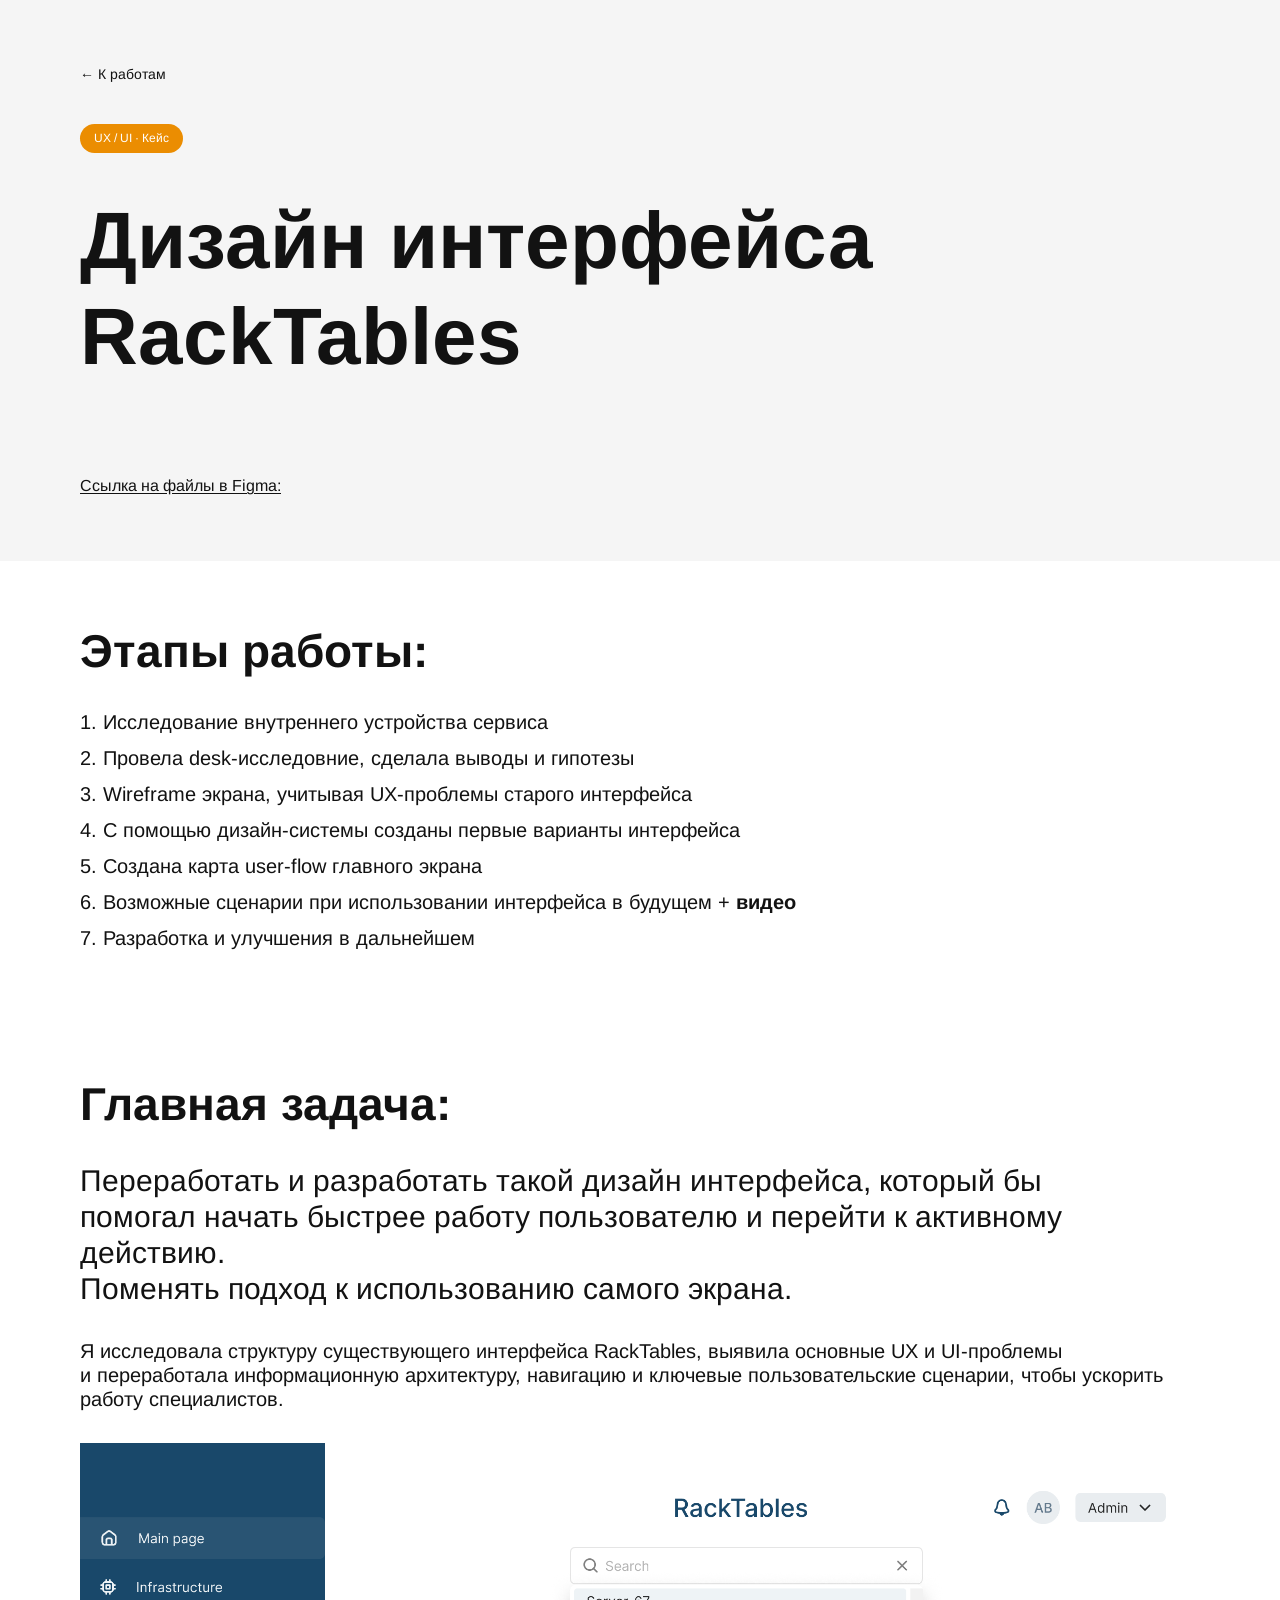
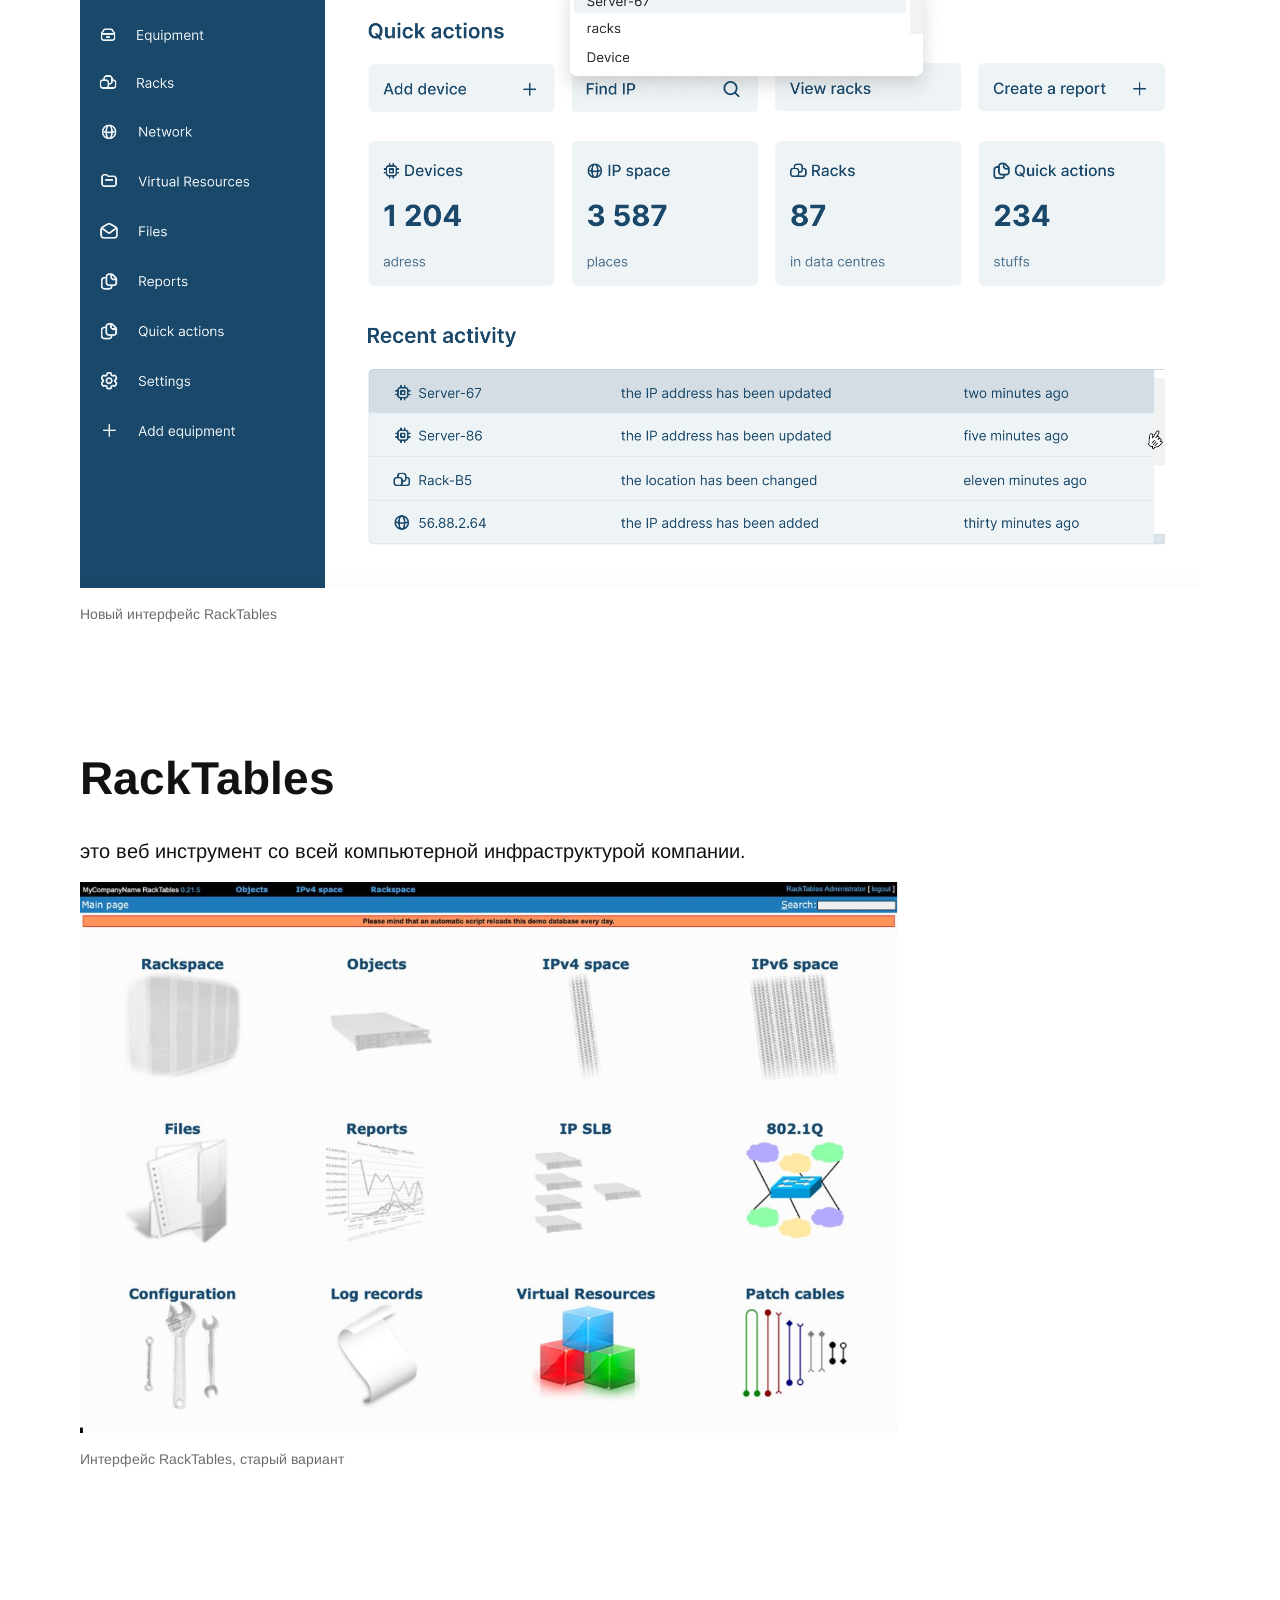
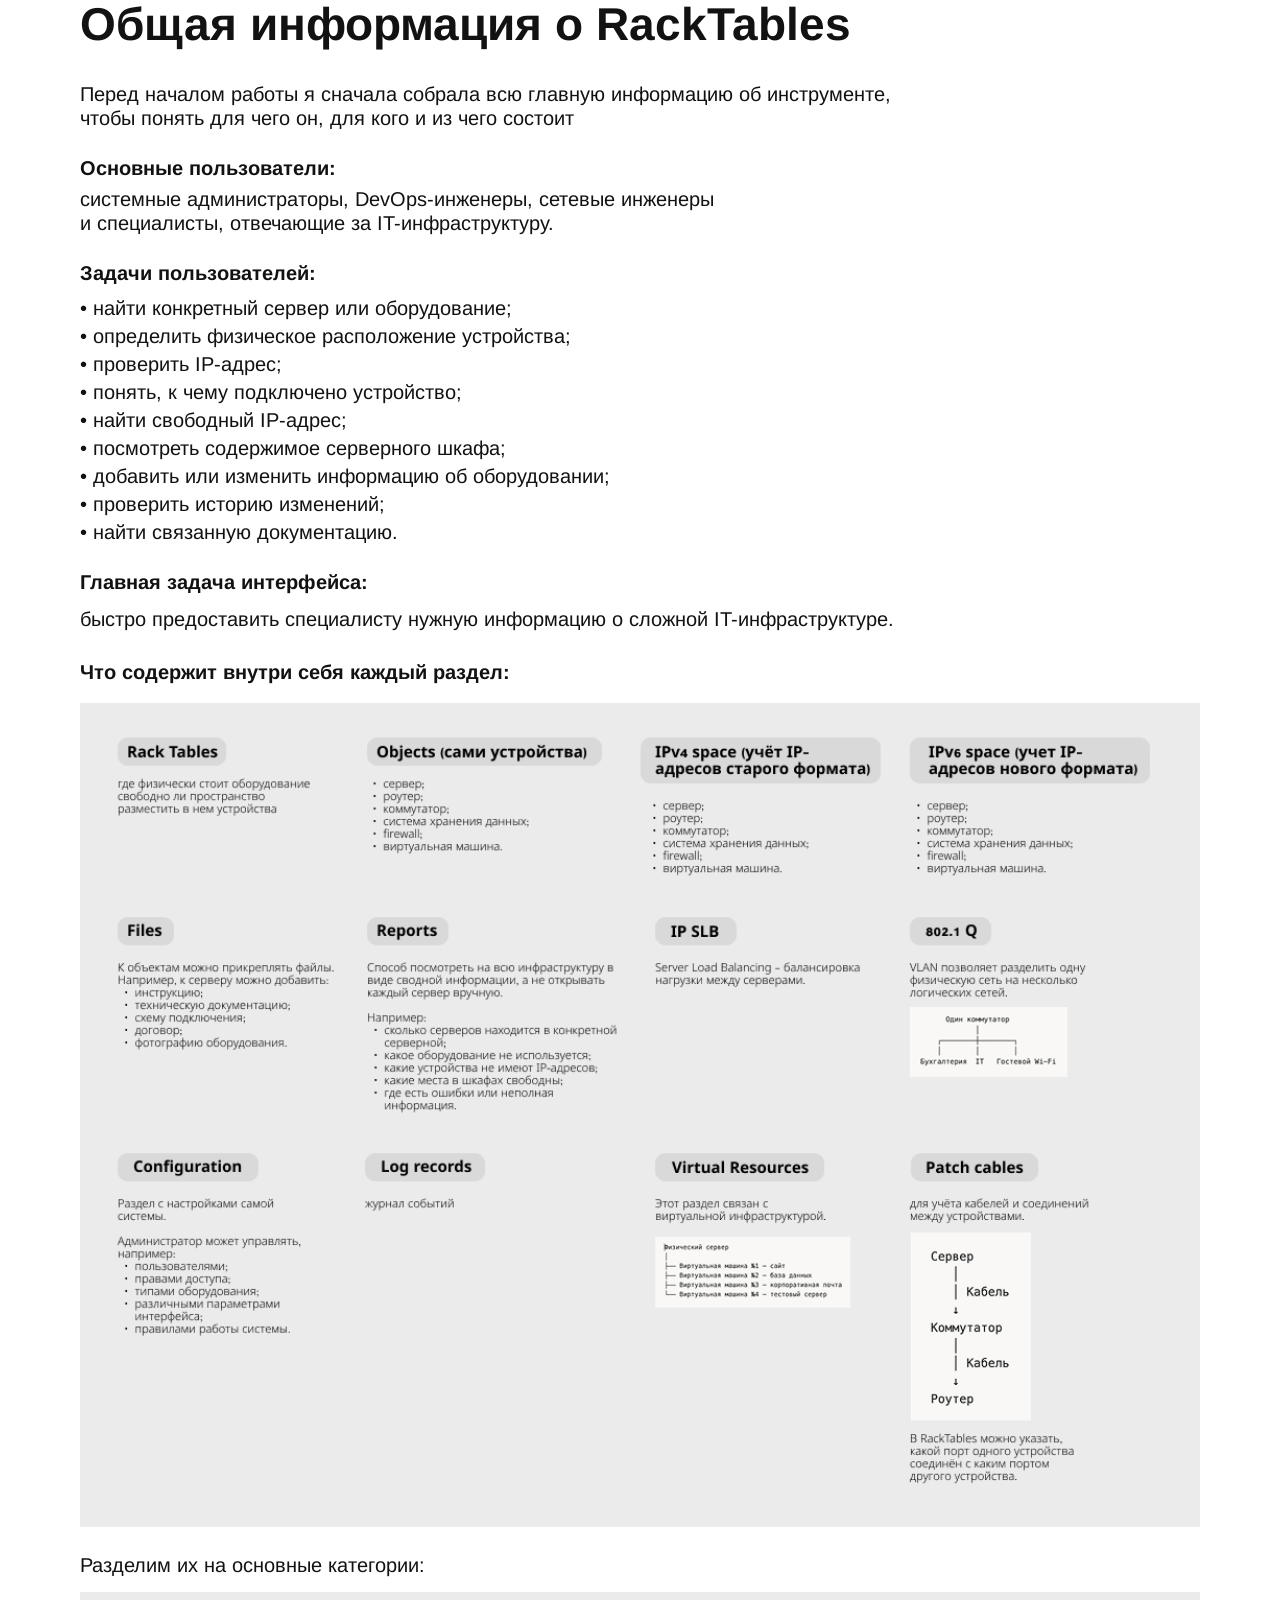
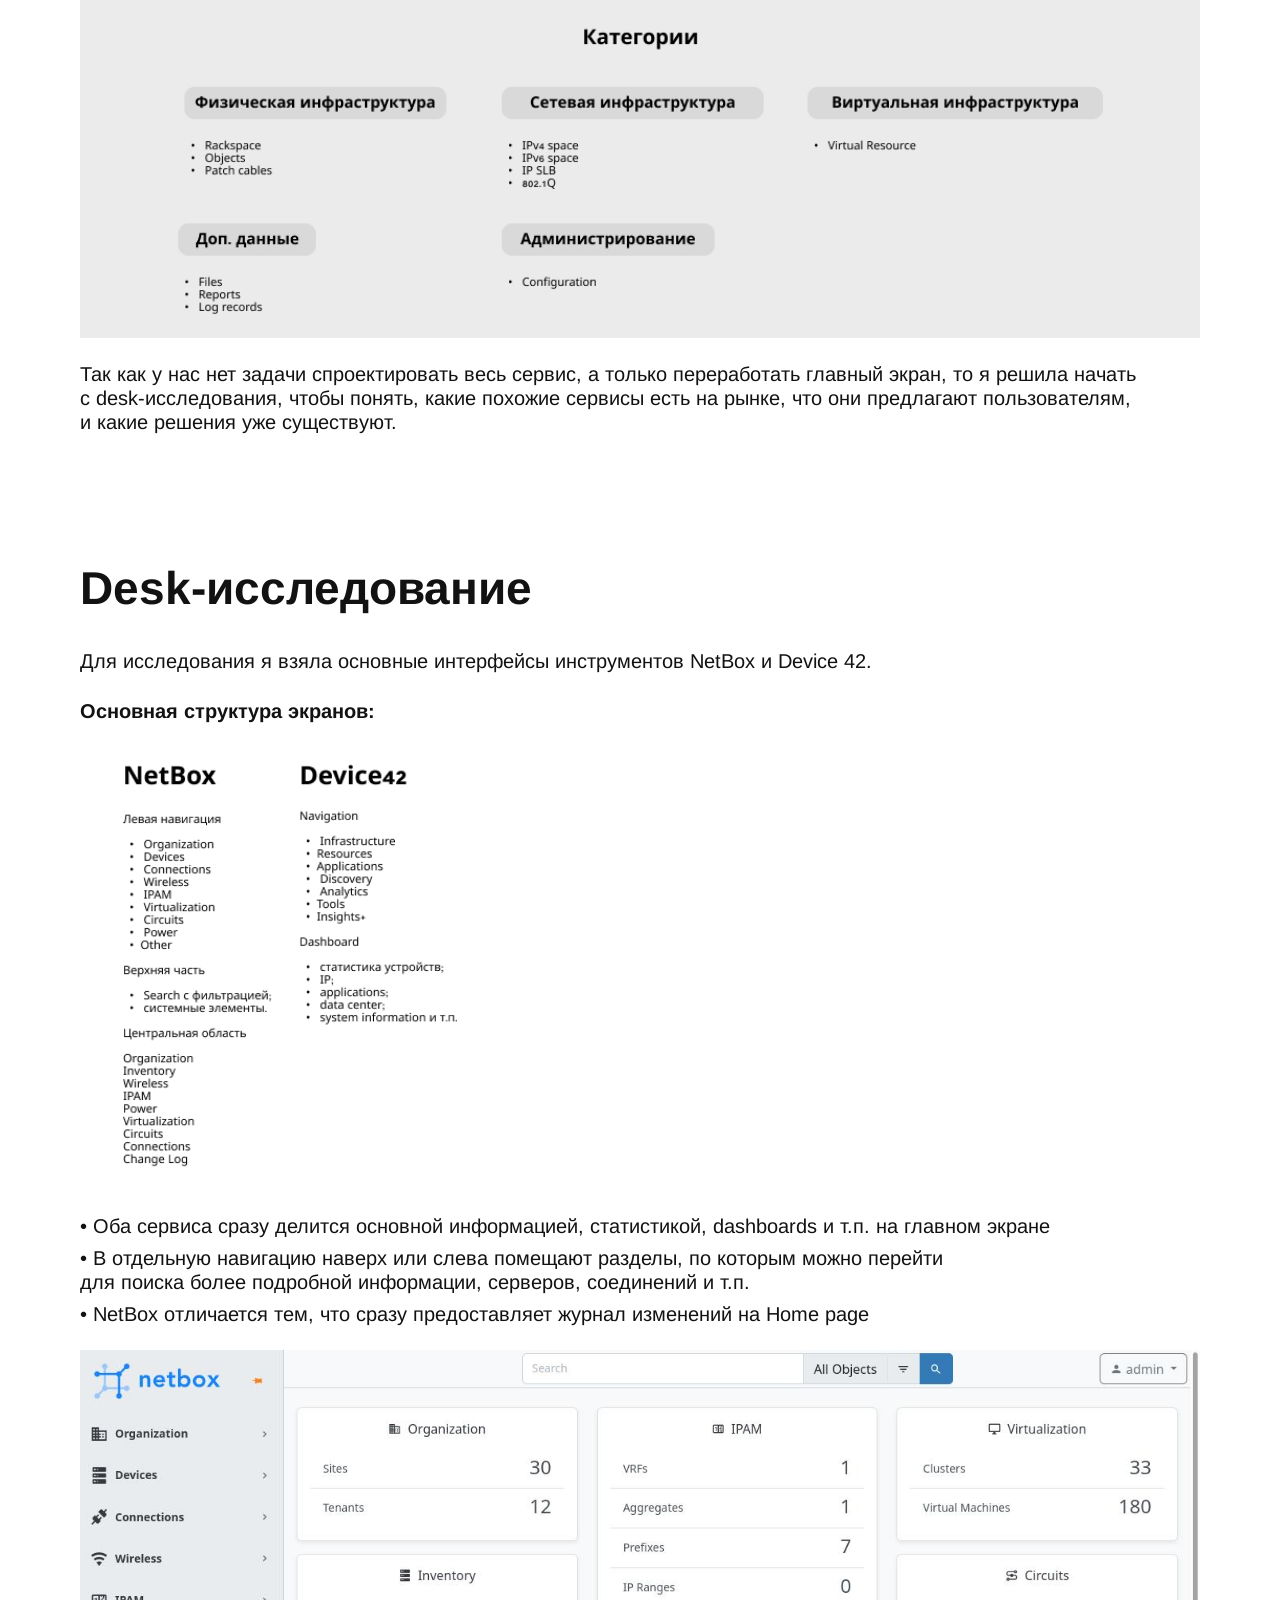
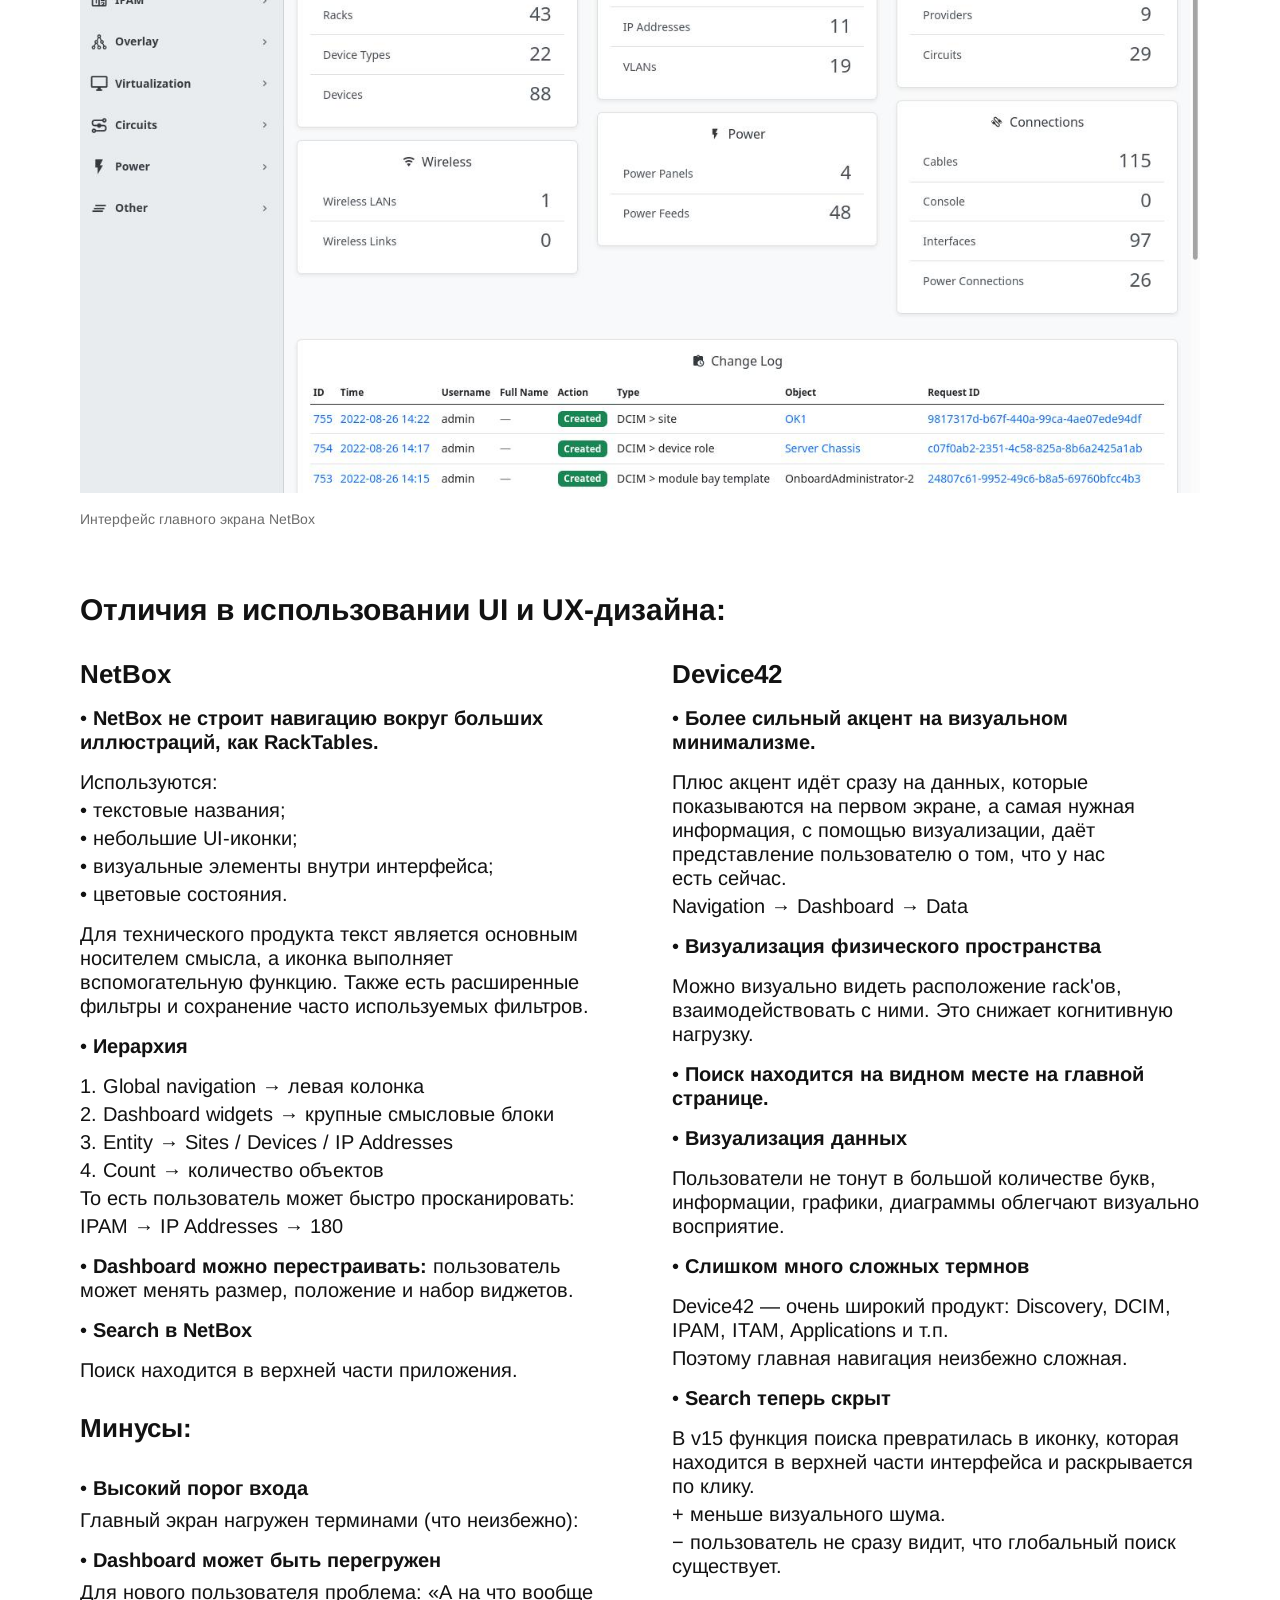
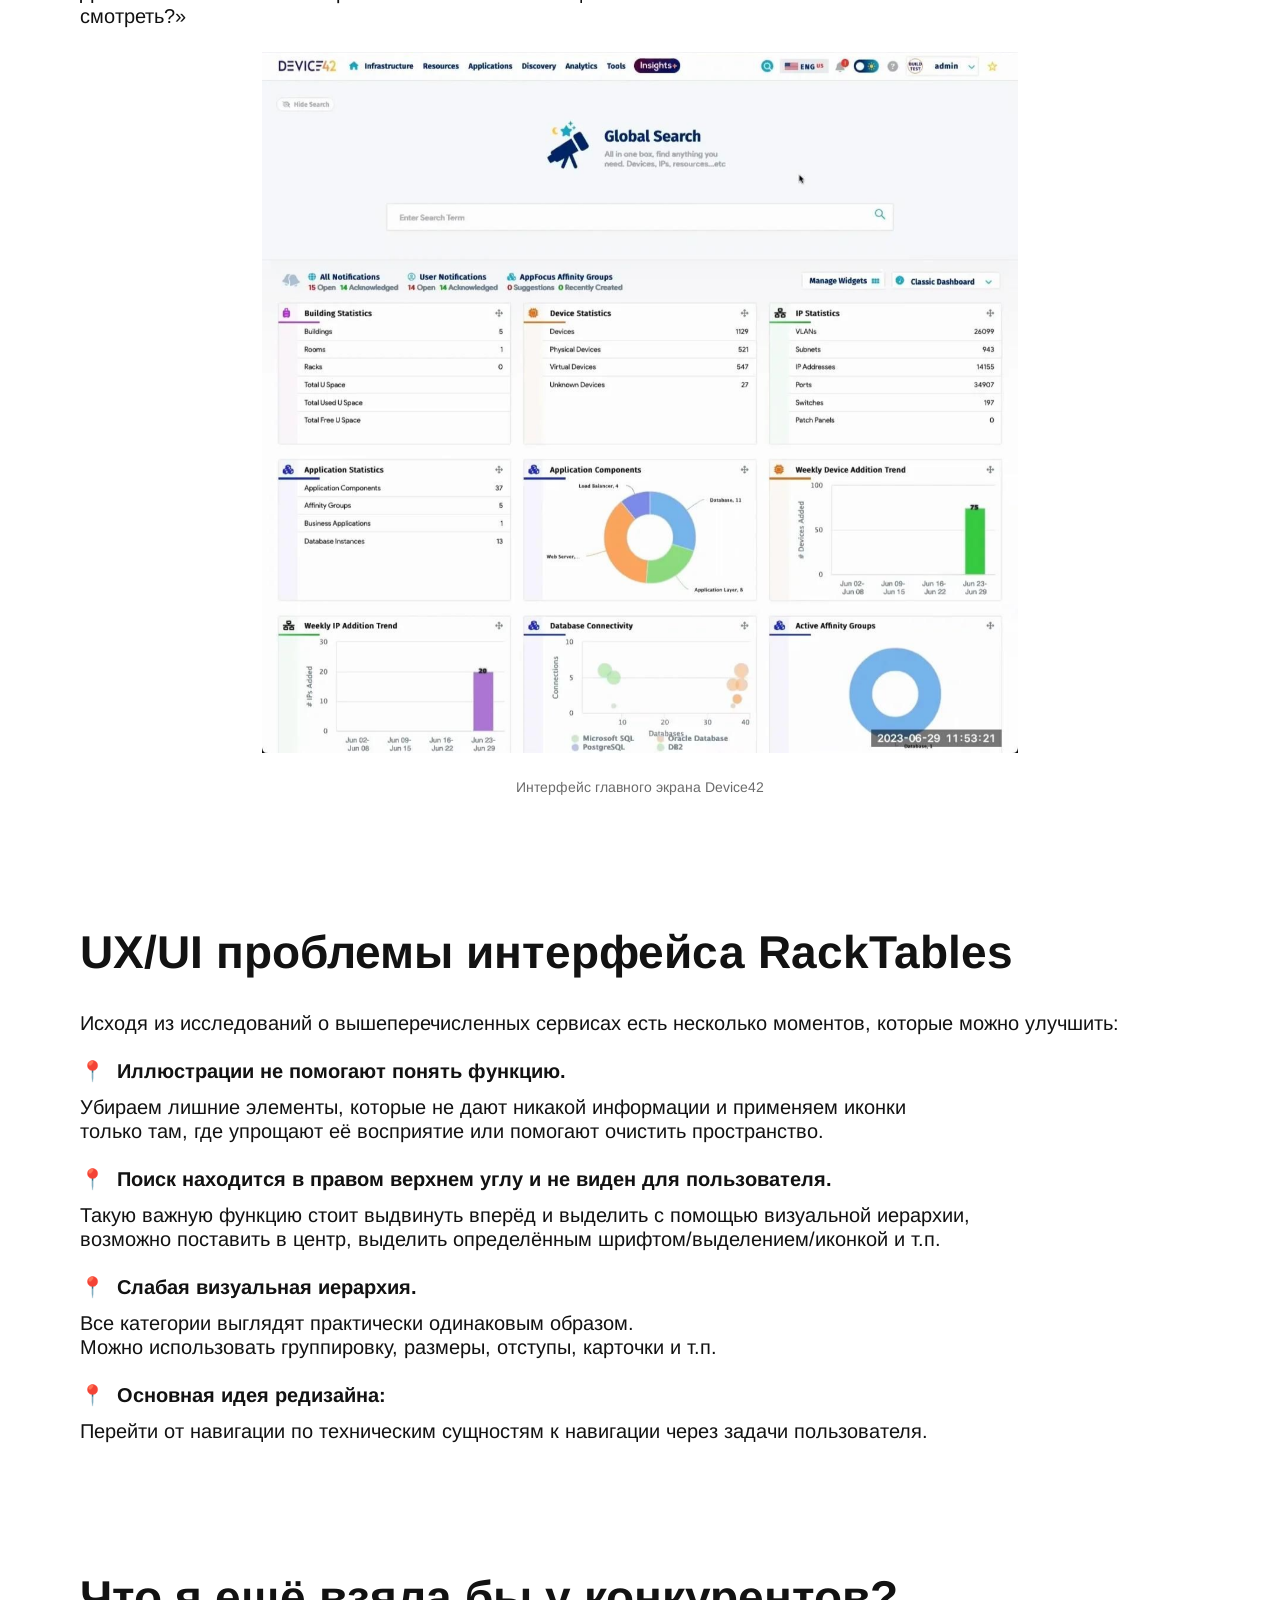
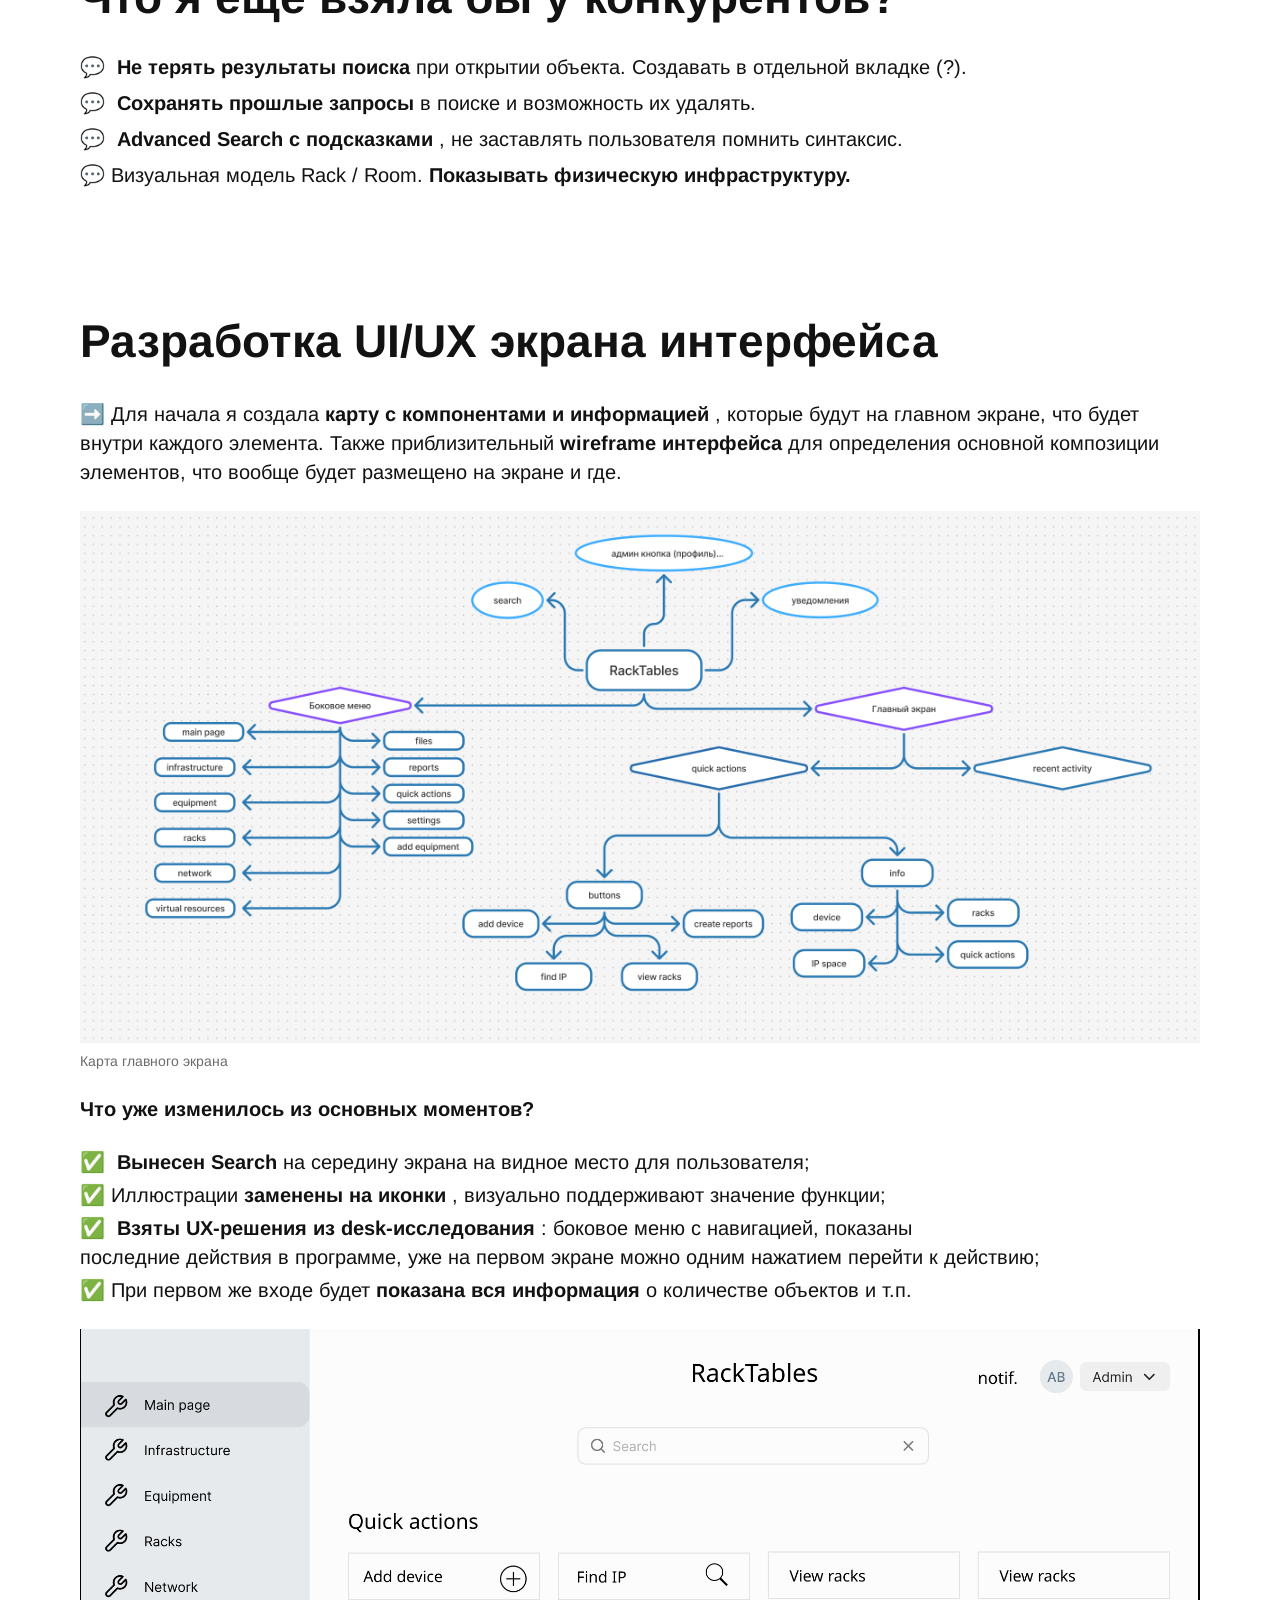
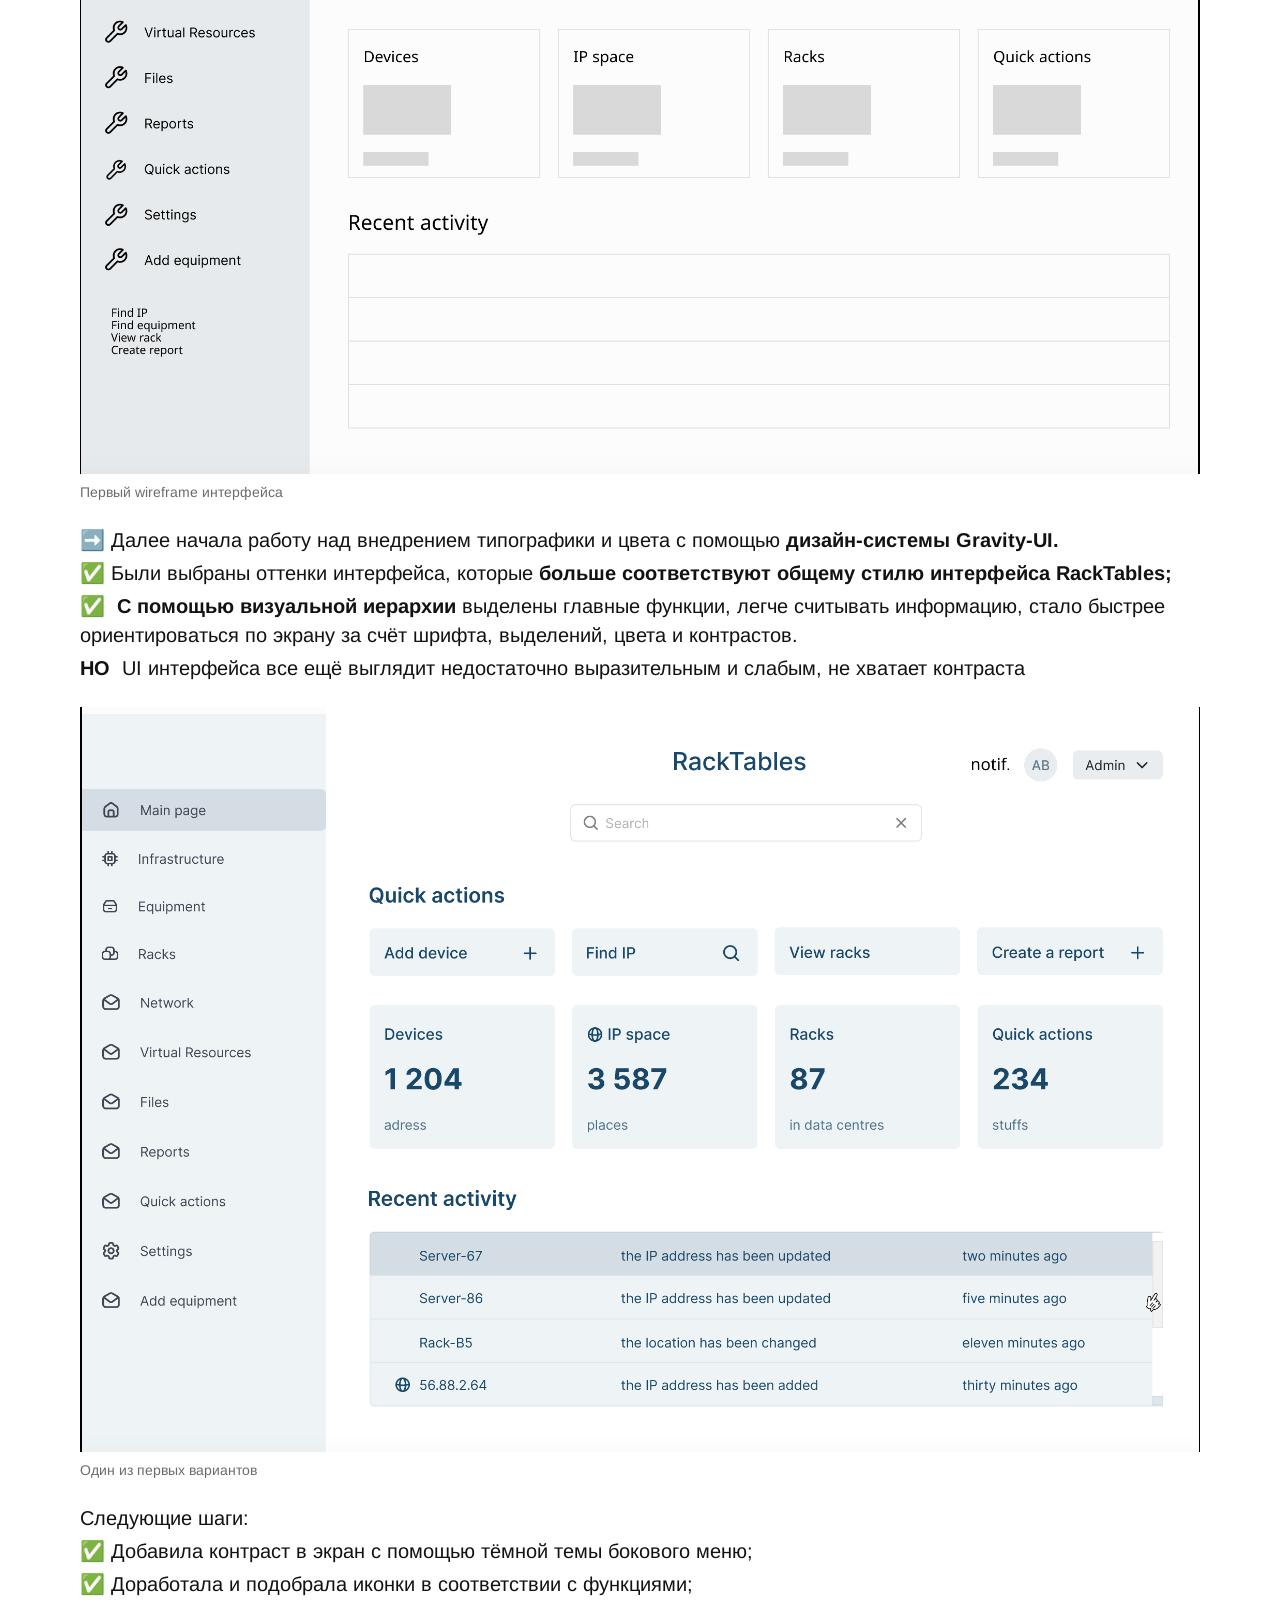
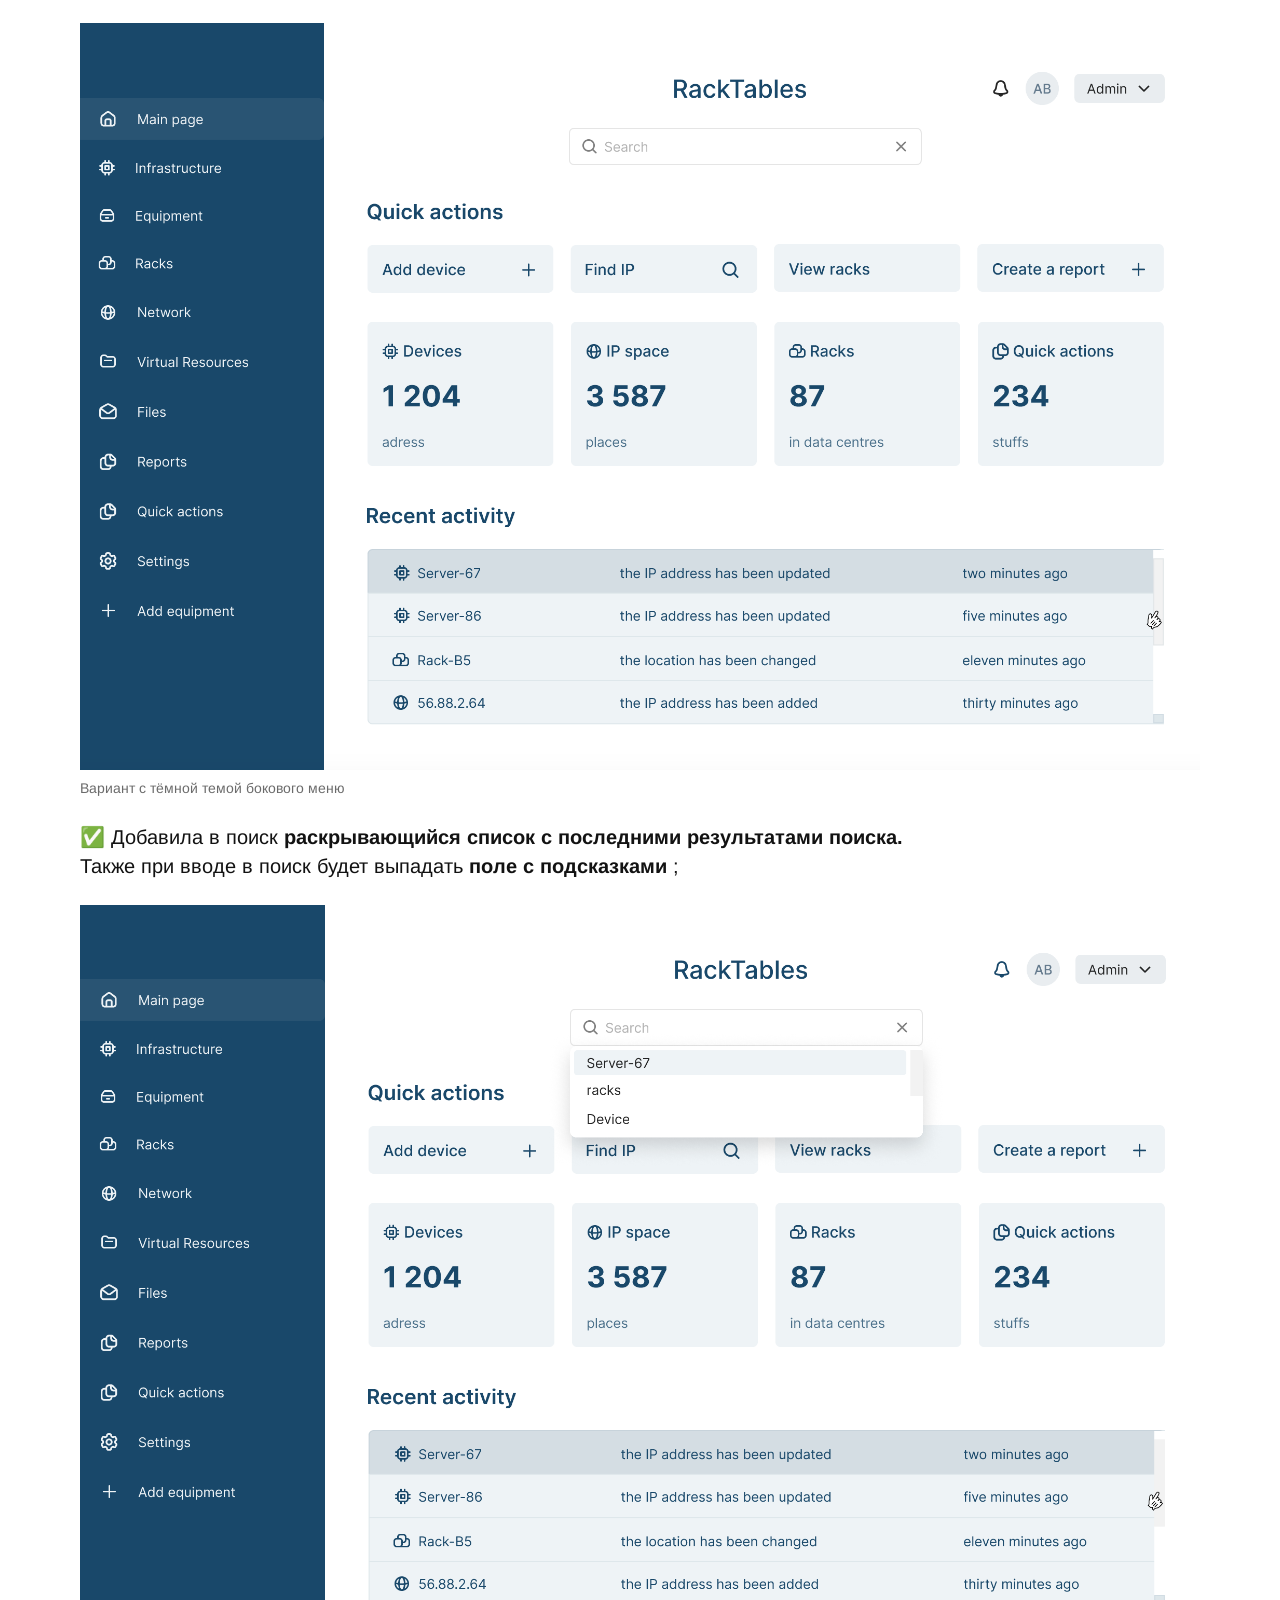
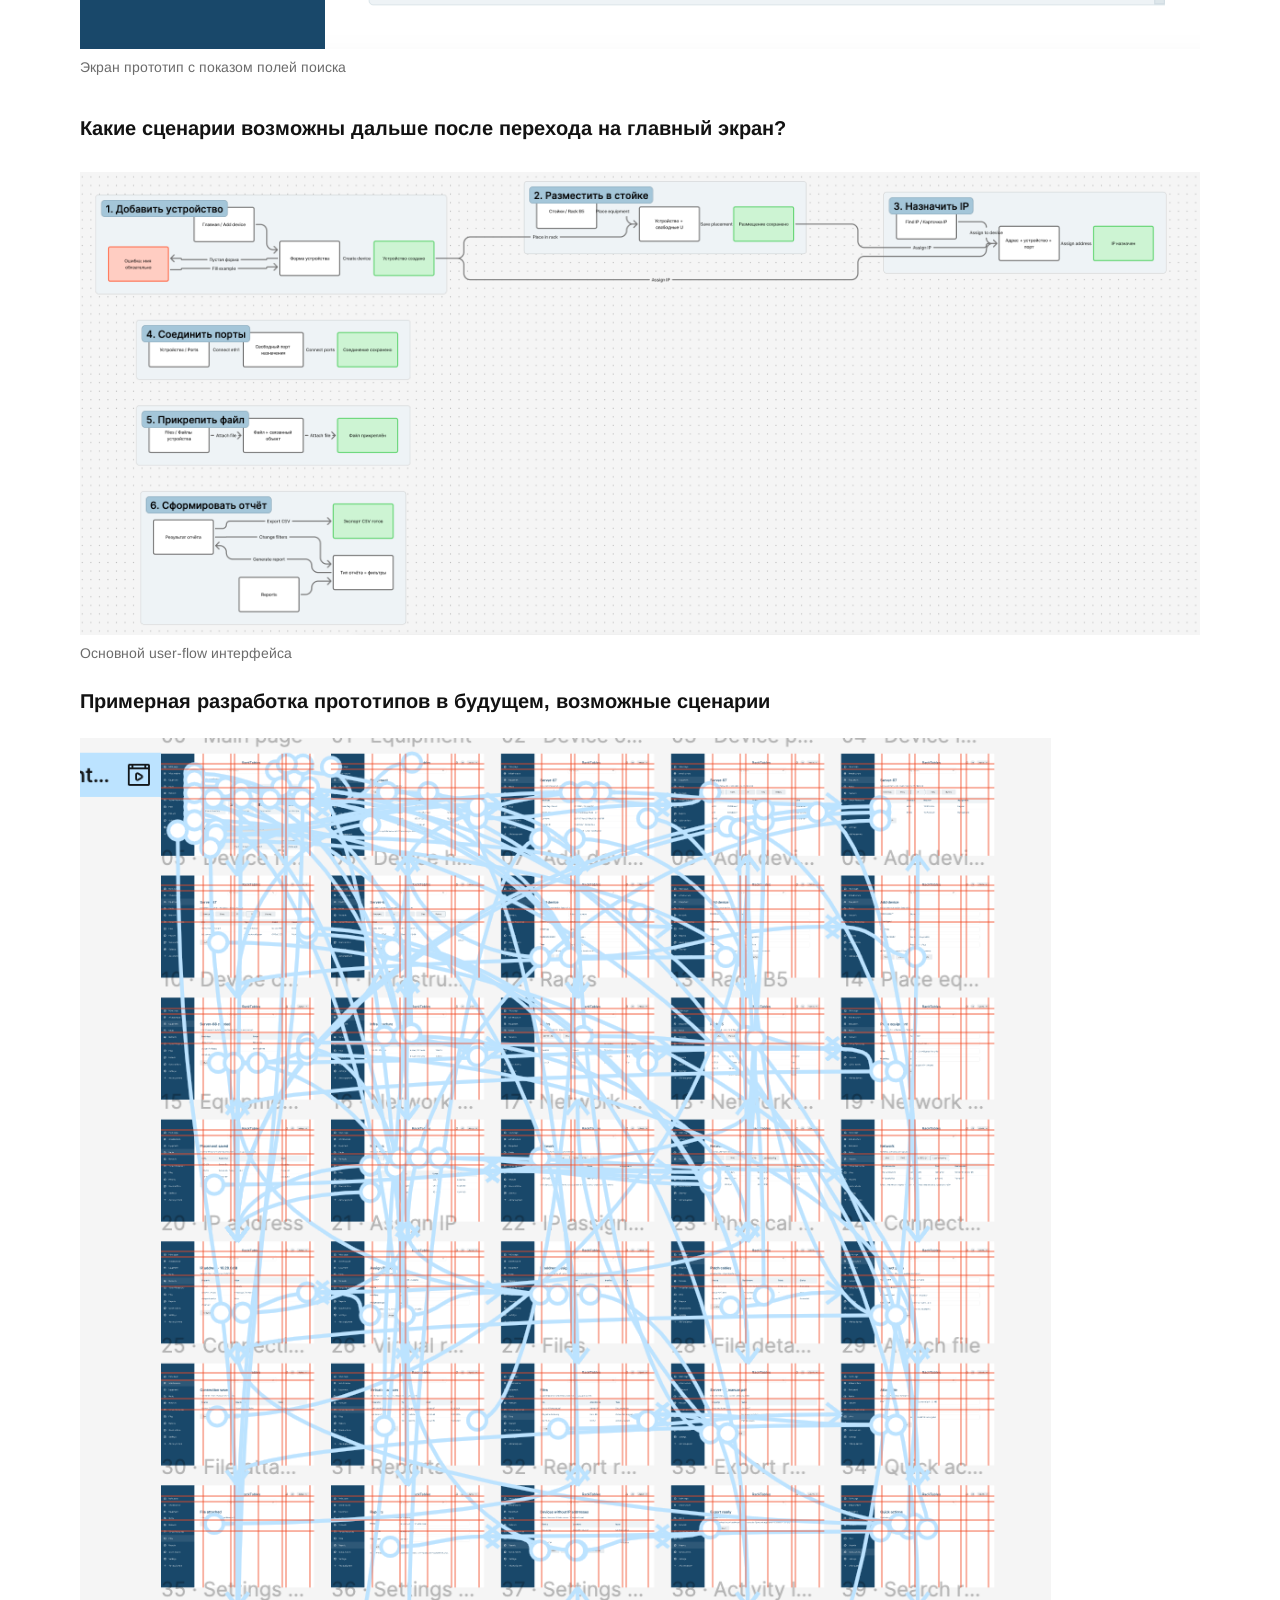
<file: racktables.html>
<!doctype html>
<html lang="ru"><head><meta charset="utf-8"><meta name="viewport" content="width=device-width,initial-scale=1"><title>RackTables — кейс Анастасии Городецкой</title><meta name="description" content="Исследование, прототипирование и UI/UX дизайн главного экрана RackTables."><link rel="stylesheet" href="racktables.css?v=20261023-video"></head><body><main><div data-node-id="35:2" class="r0 case-desktop">
      <div data-node-id="39:14" class="r1">
        <a data-node-id="39:15" class="r2" href="index.html#works">
          ← К работам
        </a>
        <div data-node-id="39:16" class="r3">
          <p data-node-id="I39:16;36:3" class="r4">
            UX / UI · Кейс
          </p>
        </div>
        <div data-node-id="41:94" class="r5">
          <h1 data-node-id="39:18" class="r6">
            Дизайн интерфейса RackTables
          </h1>
          <a data-node-id="39:20" class="r7" href="https://www.figma.com/design/73gWIQmLJjrZSkfqI5qJRt/?node-id=35-2" target="_blank" rel="noopener noreferrer">
            Ссылка на файлы в Figma:
          </a>
        </div>
      </div>
      <div data-node-id="38:87" class="r8">
        <h2 data-node-id="39:23" class="r9">
          Этапы работы:
        </h2>
        <div data-node-id="38:86" class="r10">
          <p data-node-id="39:24" class="r11">
            1. Исследование внутреннего устройства сервиса
          </p>
          <p data-node-id="39:25" class="r11">
            2. Провела desk-исследовние, сделала выводы и гипотезы
          </p>
          <p data-node-id="39:26" class="r11">
            3. Wireframe экрана, учитывая UX-проблемы старого интерфейса
          </p>
          <p data-node-id="39:27" class="r11">
            4. C помощью дизайн-системы созданы первые варианты интерфейса
          </p>
          <p data-node-id="39:28" class="r11">
            5. Создана карта user-flow главного экрана
          </p>
          <p data-node-id="39:29" class="r12">
            <span class="r13">6. Возможные сценарии при использовании интерфейса в будущем + </span>
            <span class="r14">видео</span>
          </p>
          <p data-node-id="39:30" class="r11">
            7. Разработка и улучшения в дальнейшем
          </p>
        </div>
      </div>
      <div data-node-id="39:31" class="r15">
        <h2 data-node-id="39:32" class="r16">
          Главная задача:
        </h2>
        <div data-node-id="38:89" class="r17">
          <div data-node-id="39:33" class="r18">
            <p class="r19">Переработать и разработать такой дизайн интерфейса, который бы</p>
            <p class="r19">помогал начать быстрее работу пользователю и перейти к активному действию.</p>
            <p class="r13">Поменять подход к использованию самого экрана.</p>
          </div>
          <p data-node-id="39:34" class="r20">
            Я исследовала структуру существующего интерфейса RackTables, выявила основные UX и UI-проблемы и переработала информационную архитектуру, навигацию и ключевые пользовательские сценарии, чтобы ускорить работу специалистов.
          </p>
        </div>
        <div data-node-id="38:88" class="r21">
          <div data-node-id="39:35" class="r22">
            <img alt="Интерфейс и материалы исследования RackTables" src="assets/racktables/a59ed.png" class="r23" loading="lazy" decoding="async">
          </div>
          <p data-node-id="39:36" class="r24">
            Новый интерфейс RackTables
          </p>
        </div>
      </div>
      <div data-node-id="39:37" class="r25">
        <h2 data-node-id="39:38" class="r16">
          RackTables
        </h2>
        <div data-node-id="41:91" class="r21">
          <div data-node-id="41:90" class="r21">
            <p data-node-id="39:39" class="r26">
              это веб инструмент со всей компьютерной инфраструктурой компании.
            </p>
            <div data-node-id="39:40" class="r27">
              <img alt="Интерфейс и материалы исследования RackTables" src="assets/racktables/8eb26.png" class="r23" loading="lazy" decoding="async">
            </div>
          </div>
          <p data-node-id="39:41" class="r24">
            Интерфейс RackTables, старый вариант
          </p>
        </div>
      </div>
      <div data-node-id="39:42" class="r28">
        <div data-node-id="41:92" class="r29">
          <h2 data-node-id="39:43" class="r9">
            Общая информация о RackTables
          </h2>
          <div data-node-id="39:44" class="r30">
            <p class="r19">Перед началом работы я сначала собрала всю главную информацию об инструменте,</p>
            <p class="r13">чтобы понять для чего он, для кого и из чего состоит</p>
          </div>
        </div>
        <div data-node-id="41:93" class="r31">
          <p data-node-id="39:45" class="r32">
            Основные пользователи:
          </p>
          <div data-node-id="39:46" class="r33">
            <p class="r19">системные администраторы, DevOps-инженеры, сетевые инженеры</p>
            <p class="r13">и специалисты, отвечающие за IT-инфраструктуру.</p>
          </div>
        </div>
        <div data-node-id="41:282" class="r34">
          <p data-node-id="39:47" class="r32">
            Задачи пользователей:
          </p>
          <div data-node-id="41:281" class="r35">
            <p data-node-id="39:48" class="r36">
              • найти конкретный сервер или оборудование;
            </p>
            <p data-node-id="39:49" class="r36">
              • определить физическое расположение устройства;
            </p>
            <p data-node-id="39:50" class="r36">
              • проверить IP-адрес;
            </p>
            <p data-node-id="39:51" class="r36">
              • понять, к чему подключено устройство;
            </p>
            <p data-node-id="39:52" class="r36">
              • найти свободный IP-адрес;
            </p>
            <p data-node-id="39:53" class="r36">
              • посмотреть содержимое серверного шкафа;
            </p>
            <p data-node-id="39:54" class="r36">
              • добавить или изменить информацию об оборудовании;
            </p>
            <p data-node-id="39:55" class="r36">
              • проверить историю изменений;
            </p>
            <p data-node-id="39:56" class="r36">
              • найти связанную документацию.
            </p>
          </div>
        </div>
        <div data-node-id="41:283" class="r37">
          <p data-node-id="39:57" class="r38">
            Главная задача интерфейса:
          </p>
          <p data-node-id="39:58" class="r39">
            быстро предоставить специалисту нужную информацию о сложной IT-инфраструктуре.
          </p>
        </div>
        <div data-node-id="41:285" class="r21">
          <p data-node-id="39:59" class="r40">
            Что содержит внутри себя каждый раздел:
          </p>
          <div data-node-id="39:60" class="r41">
            <img alt="Интерфейс и материалы исследования RackTables" src="assets/racktables/4b5ef.png" class="r23" loading="lazy" decoding="async">
          </div>
        </div>
        <div data-node-id="41:284" class="r42">
          <p data-node-id="39:61" class="r26">
            Разделим их на основные категории:
          </p>
          <div data-node-id="39:62" class="r43">
            <img alt="Интерфейс и материалы исследования RackTables" src="assets/racktables/a30b6.png" class="r23" loading="lazy" decoding="async">
          </div>
        </div>
        <div data-node-id="39:63" class="r44">
          <p class="r19">Так как у нас нет задачи спроектировать весь сервис, а только переработать главный экран, то я решила начать</p>
          <p class="r13">с desk-исследования, чтобы понять, какие похожие сервисы есть на рынке, что они предлагают пользователям, и какие решения уже существуют.</p>
        </div>
      </div>
      <div data-node-id="39:64" class="r28">
        <div data-node-id="41:286" class="r29">
          <h2 data-node-id="39:65" class="r9">
            Desk-исследование
          </h2>
          <p data-node-id="39:66" class="r45">
            Для исследования я взяла основные интерфейсы инструментов NetBox и Device 42.
          </p>
        </div>
        <div data-node-id="41:287" class="r21">
          <p data-node-id="39:67" class="r46">
            Основная структура экранов:
          </p>
          <div data-node-id="39:68" class="r47">
            <div class="r48">
              <img alt="Интерфейс и материалы исследования RackTables" src="assets/racktables/429be.png" class="r49" loading="lazy" decoding="async">
            </div>
          </div>
        </div>
        <div data-node-id="41:288" class="r50">
          <p data-node-id="39:69" class="r11">
            • Оба сервиса сразу делится основной информацией, статистикой, dashboards и т.п. на главном экране
          </p>
          <div data-node-id="39:70" class="r12">
            <p class="r19">• В отдельную навигацию наверх или слева помещают разделы, по которым можно перейти</p>
            <p class="r13">для поиска более подробной информации, серверов, соединений и т.п.</p>
          </div>
          <p data-node-id="39:71" class="r11">
            • NetBox отличается тем, что сразу предоставляет журнал изменений на Home page
          </p>
        </div>
        <div data-node-id="41:291" class="r51">
          <div data-node-id="41:290" class="r52">
            <div data-node-id="41:289" class="r21">
              <div data-node-id="39:72" class="r53">
                <img alt="Интерфейс и материалы исследования RackTables" src="assets/racktables/471e5.png" class="r23" loading="lazy" decoding="async">
              </div>
              <p data-node-id="39:73" class="r24">
                Интерфейс главного экрана NetBox
              </p>
            </div>
            <h2 data-node-id="39:74" class="r54">
              Отличия в использовании UI и UX-дизайна:
            </h2>
          </div>
          <div data-node-id="39:75" class="r55">
            <div data-node-id="39:76" class="r56">
              <p data-node-id="39:77" class="r57">
                NetBox
              </p>
              <p data-node-id="39:78" class="r58">
                <span class="r13">• </span>
                <span class="r14">NetBox не строит навигацию вокруг больших иллюстраций, как RackTables.</span>
              </p>
              <div data-node-id="41:292" class="r59">
                <p data-node-id="39:79" class="r60">
                  Используются:
                </p>
                <p data-node-id="39:80" class="r60">
                  • текстовые названия;
                </p>
                <p data-node-id="39:81" class="r60">
                  • небольшие UI-иконки;
                </p>
                <p data-node-id="39:82" class="r60">
                  • визуальные элементы внутри интерфейса;
                </p>
                <p data-node-id="39:83" class="r60">
                  • цветовые состояния.
                </p>
              </div>
              <p data-node-id="39:84" class="r61">
                Для технического продукта текст является основным носителем смысла, а иконка выполняет вспомогательную функцию. Также есть расширенные фильтры и сохранение часто используемых фильтров.
              </p>
              <p data-node-id="39:85" class="r58">
                <span class="r13">• </span>
                <span class="r14">Иерархия</span>
              </p>
              <div data-node-id="41:293" class="r59">
                <p data-node-id="39:86" class="r60">
                  1. Global navigation → левая колонка
                </p>
                <p data-node-id="39:87" class="r60">
                  2. Dashboard widgets → крупные смысловые блоки
                </p>
                <p data-node-id="39:88" class="r60">
                  3. Entity → Sites / Devices / IP Addresses
                </p>
                <p data-node-id="39:89" class="r60">
                  4. Count → количество объектов
                </p>
                <p data-node-id="39:90" class="r60">
                  То есть пользователь может быстро просканировать:
                </p>
                <p data-node-id="39:91" class="r60">
                  IPAM → IP Addresses → 180
                </p>
              </div>
              <p data-node-id="39:92" class="r58">
                <span class="r13">• </span>
                <span class="r14">Dashboard можно перестраивать: </span>
                <span class="r13">пользователь может менять размер, положение и набор виджетов.</span>
              </p>
              <div data-node-id="41:294" class="r62">
                <p data-node-id="39:93" class="r63">
                  <span class="r13">• </span>
                  <span class="r14">Search в NetBox</span>
                </p>
                <p data-node-id="39:94" class="r64">
                  Поиск находится в верхней части приложения.
                </p>
              </div>
              <div data-node-id="41:295" class="r65">
                <p data-node-id="39:95" class="r57">
                  Минусы:
                </p>
                <div data-node-id="41:296" class="r62">
                  <div data-node-id="41:297" class="r66">
                    <p data-node-id="39:96" class="r63">
                      <span class="r13">• </span>
                      <span class="r14">Высокий порог входа</span>
                    </p>
                    <p data-node-id="39:97" class="r64">
                      Главный экран нагружен терминами (что неизбежно):
                    </p>
                  </div>
                  <div data-node-id="41:298" class="r66">
                    <p data-node-id="39:98" class="r63">
                      <span class="r13">• </span>
                      <span class="r14">Dashboard может быть перегружен</span>
                    </p>
                    <p data-node-id="39:99" class="r64">
                      Для нового пользователя проблема: «А на что вообще смотреть?»
                    </p>
                  </div>
                </div>
              </div>
            </div>
            <div data-node-id="39:100" class="r67">
              <div data-node-id="41:301" class="r21">
                <p data-node-id="39:101" class="r68">
                  Device42
                </p>
                <div data-node-id="41:300" class="r21">
                  <p data-node-id="39:102" class="r69">
                    <span class="r13">• </span>
                    <span class="r14">Более сильный акцент на визуальном минимализме.</span>
                  </p>
                  <div data-node-id="41:299" class="r70">
                    <p data-node-id="39:103" class="r60">
                      Плюс акцент идёт сразу на данных, которые показываются на первом экране, а самая нужная информация, с помощью визуализации, даёт представление пользователю о том, что у нас есть сейчас.
                    </p>
                    <p data-node-id="39:104" class="r60">
                      Navigation → Dashboard → Data
                    </p>
                  </div>
                  <p data-node-id="39:105" class="r69">
                    <span class="r13">• </span>
                    <span class="r14">Визуализация физического пространства</span>
                  </p>
                  <div data-node-id="41:304" class="r71">
                    <p data-node-id="39:108" class="r72">Можно визуально видеть расположение rack'ов, взаимодействовать с ними. Это снижает когнитивную нагрузку.</p>
                  </div>
                  <p data-node-id="39:109" class="r69">
                    <span class="r13">• </span>
                    <span class="r14">Поиск находится на видном месте на главной странице.</span>
                  </p>
                  <p data-node-id="39:110" class="r69">
                    <span class="r13">• </span>
                    <span class="r14">Визуализация данных</span>
                  </p>
                  <p data-node-id="39:111" class="r72">
                    Пользователи не тонут в большой количестве букв, информации, графики, диаграммы облегчают визуально восприятие.
                  </p>
                  <p data-node-id="39:112" class="r69">
                    <span class="r13">• </span>
                    <span class="r14">Слишком много сложных термнов</span>
                  </p>
                  <div data-node-id="41:305" class="r70">
                    <p data-node-id="39:113" class="r60">
                      Device42 — очень широкий продукт: Discovery, DCIM, IPAM, ITAM, Applications и т.п.
                    </p>
                    <p data-node-id="39:114" class="r60">
                      Поэтому главная навигация неизбежно сложная.
                    </p>
                  </div>
                  <p data-node-id="39:115" class="r69">
                    <span class="r13">• </span>
                    <span class="r14">Search теперь скрыт</span>
                  </p>
                  <div data-node-id="41:306" class="r70">
                    <p data-node-id="39:116" class="r60">
                      В v15 функция поиска превратилась в иконку, которая находится в верхней части интерфейса и раскрывается по клику.
                    </p>
                    <p data-node-id="39:117" class="r60">
                      + меньше визуального шума.
                    </p>
                    <p data-node-id="39:118" class="r60">
                      − пользователь не сразу видит, что глобальный поиск существует.
                    </p>
                  </div>
                </div>
              </div>
            </div>
          </div>
        </div>
        <div data-node-id="39:119" class="r73">
          <img alt="Интерфейс и материалы исследования RackTables" src="assets/racktables/21856.png" class="r23" loading="lazy" decoding="async">
        </div>
        <p data-node-id="39:120" class="r74">
          Интерфейс главного экрана Device42
        </p>
      </div>
      <div data-node-id="39:121" class="r75">
        <div data-node-id="41:307" class="r51">
          <h2 data-node-id="39:122" class="r9">
            UX/UI проблемы интерфейса RackTables
          </h2>
          <p data-node-id="39:123" class="r76">
            Исходя из исследований о вышеперечисленных сервисах есть несколько моментов, которые можно улучшить:
          </p>
        </div>
        <div data-node-id="41:309" class="r77">
          <p data-node-id="39:124" class="r36">
            <span class="r13">📍 </span>
            <span class="r14">Иллюстрации не помогают понять функцию.</span>
          </p>
          <div data-node-id="39:125" class="r36">
            <p class="r19">Убираем лишние элементы, которые не дают никакой информации и применяем иконки</p>
            <p class="r13">только там, где упрощают её восприятие или помогают очистить пространство.</p>
          </div>
        </div>
        <div data-node-id="41:310" class="r77">
          <p data-node-id="39:126" class="r36">
            <span class="r13">📍 </span>
            <span class="r14">Поиск находится в правом верхнем углу и не виден для пользователя.</span>
          </p>
          <div data-node-id="39:127" class="r36">
            <p class="r19">Такую важную функцию стоит выдвинуть вперёд и выделить с помощью визуальной иерархии,</p>
            <p class="r13">возможно поставить в центр, выделить определённым шрифтом/выделением/иконкой и т.п.</p>
          </div>
        </div>
        <div data-node-id="41:311" class="r77">
          <p data-node-id="39:128" class="r36">
            <span class="r13">📍 </span>
            <span class="r14">Слабая визуальная иерархия.</span>
          </p>
          <div data-node-id="39:129" class="r36">
            <p class="r19">Все категории выглядят практически одинаковым образом.</p>
            <p class="r13">Можно использовать группировку, размеры, отступы, карточки и т.п.</p>
          </div>
        </div>
        <div data-node-id="41:312" class="r78">
          <p data-node-id="39:130" class="r12">
            <span class="r13">📍 </span>
            <span class="r14">Основная идея редизайна:</span>
          </p>
          <p data-node-id="39:131" class="r11">
            Перейти от навигации по техническим сущностям к навигации через задачи пользователя.
          </p>
        </div>
      </div>
      <div data-node-id="39:132" class="r79">
        <h2 data-node-id="39:133" class="r9">
          Что я ещё взяла бы у конкурентов?
        </h2>
        <div data-node-id="41:313" class="r77">
          <p data-node-id="39:134" class="r36">
            <span class="r13">💬 </span>
            <span class="r14">Не терять результаты поиска</span>
            <span class="r13"> при открытии объекта. Создавать в отдельной вкладке (?).</span>
          </p>
          <p data-node-id="39:135" class="r36">
            <span class="r13">💬 </span>
            <span class="r14">Сохранять прошлые запросы</span>
            <span class="r13"> в поиске и возможность их удалять.</span>
          </p>
          <p data-node-id="39:136" class="r36">
            <span class="r13">💬 </span>
            <span class="r14">Advanced Search с подсказками</span>
            <span class="r13">, не заставлять пользователя помнить синтаксис.</span>
          </p>
          <p data-node-id="39:137" class="r36">
            <span class="r13">💬 Визуальная модель Rack / Room. </span>
            <span class="r14">Показывать физическую инфраструктуру.</span>
          </p>
        </div>
      </div>
      <div data-node-id="39:138" class="r28">
        <div data-node-id="41:314" class="r29">
          <h2 data-node-id="39:139" class="r9">
            Разработка UI/UX экрана интерфейса
          </h2>
          <p data-node-id="39:140" class="r30">
            <span class="r80">➡️ Для начала я создала </span>
            <span class="r81">карту с компонентами и информацией</span>
            <span class="r80">, которые будут на главном экране, что будет внутри каждого элемента. Также приблизительный </span>
            <span class="r81">wireframe интерфейса</span>
            <span class="r80"> для определения основной композиции элементов, что вообще будет размещено на экране и где.</span>
          </p>
        </div>
        <div data-node-id="41:315" class="r66">
          <div data-node-id="39:141" class="r82">
            <img alt="Интерфейс и материалы исследования RackTables" src="assets/racktables/55b0a.png" class="r23" loading="lazy" decoding="async">
          </div>
          <p data-node-id="39:142" class="r24">
            Карта главного экрана
          </p>
        </div>
        <p data-node-id="39:143" class="r40">
          Что уже изменилось из основных моментов?
        </p>
        <div data-node-id="41:316" class="r83">
          <p data-node-id="39:144" class="r36">
            <span class="r80">✅ </span>
            <span class="r81">Вынесен Search</span>
            <span class="r80"> на середину экрана на видное место для пользователя;</span>
          </p>
          <p data-node-id="39:145" class="r36">
            <span class="r80">✅ Иллюстрации </span>
            <span class="r81">заменены на иконки</span>
            <span class="r80">, визуально поддерживают значение функции;</span>
          </p>
          <div data-node-id="39:146" class="r36">
            <p class="r84">
              <span class="r80">✅ </span>
              <span class="r85">Взяты UX-решения из desk-исследования</span>
              <span class="r80">: боковое меню с навигацией, показаны</span>
            </p>
            <p class="r80">последние действия в программе, уже на первом экране можно одним нажатием перейти к действию;</p>
          </div>
          <p data-node-id="39:147" class="r36">
            <span class="r80">✅ При первом же входе будет </span>
            <span class="r81">показана вся информация</span>
            <span class="r80"> о количестве объектов и т.п.</span>
          </p>
        </div>
        <div data-node-id="41:317" class="r66">
          <div data-node-id="39:148" class="r86">
            <img alt="Интерфейс и материалы исследования RackTables" src="assets/racktables/db211.png" class="r23" loading="lazy" decoding="async">
          </div>
          <p data-node-id="39:149" class="r24">
            Первый wireframe интерфейса
          </p>
        </div>
        <div data-node-id="41:318" class="r83">
          <p data-node-id="39:150" class="r36">
            <span class="r80">➡️ Далее начала работу над внедрением типографики и цвета с помощью </span>
            <span class="r81">дизайн-системы Gravity-UI.</span>
          </p>
          <p data-node-id="39:151" class="r36">
            <span class="r80">✅ Были выбраны оттенки интерфейса, которые </span>
            <span class="r81">больше соответствуют общему стилю интерфейса RackTables;</span>
          </p>
          <p data-node-id="39:152" class="r36">
            <span class="r80">✅ </span>
            <span class="r81">С помощью визуальной иерархии</span>
            <span class="r80"> выделены главные функции, легче считывать информацию, стало быстрее ориентироваться по экрану за счёт шрифта, выделений, цвета и контрастов.</span>
          </p>
          <p data-node-id="39:153" class="r36">
            <span class="r81">НО </span>
            <span class="r80">UI интерфейса все ещё выглядит недостаточно выразительным и слабым, не хватает контраста</span>
          </p>
        </div>
        <div data-node-id="41:319" class="r66">
          <div data-node-id="39:154" class="r86">
            <img alt="Интерфейс и материалы исследования RackTables" src="assets/racktables/e327e.png" class="r23" loading="lazy" decoding="async">
          </div>
          <p data-node-id="39:155" class="r24">
            Один из первых вариантов
          </p>
        </div>
        <div data-node-id="41:320" class="r87">
          <p data-node-id="39:156" class="r36">
            Следующие шаги:
          </p>
          <p data-node-id="39:157" class="r36">
            ✅ Добавила контраст в экран с помощью тёмной темы бокового меню;
          </p>
          <p data-node-id="39:158" class="r36">
            ✅ Доработала и подобрала иконки в соответствии с функциями;
          </p>
        </div>
        <div data-node-id="41:321" class="r66">
          <div data-node-id="39:159" class="r88">
            <img alt="Интерфейс и материалы исследования RackTables" src="assets/racktables/72011.png" class="r23" loading="lazy" decoding="async">
          </div>
          <p data-node-id="39:160" class="r24">
            Вариант с тёмной темой бокового меню
          </p>
        </div>
        <div data-node-id="39:161" class="r89">
          <p class="r84">
            <span class="r80">✅ Добавила в поиск </span>
            <span class="r85">раскрывающийся список с последними результатами поиска.</span>
          </p>
          <p class="r90">
            <span class="r80">Также при вводе в поиск будет выпадать </span>
            <span class="r85">поле с подсказками</span>
            <span class="r80">;</span>
          </p>
        </div>
        <div data-node-id="41:324" class="r51">
          <div data-node-id="41:322" class="r66">
            <div data-node-id="39:162" class="r22">
              <img alt="Интерфейс и материалы исследования RackTables" src="assets/racktables/a59ed.png" class="r23" loading="lazy" decoding="async">
            </div>
            <p data-node-id="39:163" class="r24">
              Экран прототип с показом полей поиска
            </p>
          </div>
          <div data-node-id="41:323" class="r91">
            <p data-node-id="39:164" class="r46">
              Какие сценарии возможны дальше после перехода на главный экран?
            </p>
            <div data-node-id="41:325" class="r66">
              <div data-node-id="39:165" class="r92">
                <img alt="Интерфейс и материалы исследования RackTables" src="assets/racktables/9b1a8.png" class="r23" loading="lazy" decoding="async">
              </div>
              <p data-node-id="39:166" class="r24">
                Основной user-flow интерфейса
              </p>
            </div>
          </div>
        </div>
        <div data-node-id="41:326" class="r71">
          <div data-node-id="41:328" class="r66">
            <p data-node-id="39:167" class="r40">
              Примерная разработка прототипов в будущем, возможные сценарии
            </p>
            <div data-node-id="39:168" class="r93">
              <img alt="Интерфейс и материалы исследования RackTables" src="assets/racktables/b5ce1.png" class="r23" loading="lazy" decoding="async">
            </div>
          </div>
        </div>
        <div data-node-id="39:169" class="r94 rack-video"><iframe src="https://kinescope.io/embed/13958b92-3a39-4a17-b536-b55503c1d2c6" title="Демо-версия интерфейса RackTables" loading="lazy" allow="autoplay; fullscreen; picture-in-picture; encrypted-media; gyroscope; accelerometer; clipboard-write; screen-wake-lock" allowfullscreen></iframe></div>
        <p data-node-id="39:172" class="r2">
          Демо-версия интерфейса (вайбкодинг)
        </p>
      </div>
      <div data-node-id="39:173" class="r98">
        <h2 data-node-id="39:174" class="r9">
          Что можно было бы доработать в будущем?
        </h2>
        <div data-node-id="41:327" class="r99">
          <p data-node-id="39:175" class="r36">
            ✍️ Dashboard widgets, пользователь видит состояние инфраструктуры сразу.
          </p>
          <p data-node-id="39:176" class="r36">
            ✍️ Customizable Dashboad, разные специалисты получают разные стартовые экраны.
          </p>
          <p data-node-id="39:177" class="r36">
            ✍️ Добавить Breadcrumbs, чтобы можно легче возвращаться к прошлым разделам
          </p>
        </div>
      </div>
    </div><div data-node-id="47:3" class="r0 case-mobile">
      <div data-node-id="47:4" class="r100">
        <a data-node-id="47:5" class="r101" href="index.html#works">
          ← К работам
        </a>
        <div data-node-id="47:6" class="r3">
          <p data-node-id="I47:6;36:3" class="r4">
            UX / UI · Кейс
          </p>
        </div>
        <div data-node-id="47:7" class="r102">
          <h1 data-node-id="47:8" class="r103">
            Дизайн интерфейса RackTables
          </h1>
          <a data-node-id="47:9" class="r104" href="https://www.figma.com/design/73gWIQmLJjrZSkfqI5qJRt/?node-id=35-2" target="_blank" rel="noopener noreferrer">
            Ссылка на файлы в Figma:
          </a>
        </div>
      </div>
      <div data-node-id="47:10" class="r105">
        <h2 data-node-id="47:11" class="r106">
          Этапы работы:
        </h2>
        <div data-node-id="47:12" class="r107">
          <p data-node-id="47:13" class="r108">
            1. Исследование внутреннего устройства сервиса
          </p>
          <p data-node-id="47:14" class="r108">
            2. Провела desk-исследовние, сделала выводы и гипотезы
          </p>
          <p data-node-id="47:15" class="r108">
            3. Wireframe экрана, учитывая UX-проблемы старого интерфейса
          </p>
          <p data-node-id="47:16" class="r108">
            4. C помощью дизайн-системы созданы первые варианты интерфейса
          </p>
          <p data-node-id="47:17" class="r108">
            5. Создана карта user-flow главного экрана
          </p>
          <p data-node-id="47:18" class="r109">
            <span class="r110">6. Возможные сценарии при использовании интерфейса в будущем + </span>
            <span class="r111">видео</span>
          </p>
          <p data-node-id="47:19" class="r108">
            7. Разработка и улучшения в дальнейшем
          </p>
        </div>
      </div>
      <div data-node-id="47:20" class="r112">
        <h2 data-node-id="47:21" class="r113">
          Главная задача:
        </h2>
        <div data-node-id="47:22" class="r114">
          <div data-node-id="47:23" class="r115">
            <p class="r116">Переработать и разработать такой дизайн интерфейса, который бы</p>
            <p class="r116">помогал начать быстрее работу пользователю и перейти к активному действию.</p>
            <p class="r117">Поменять подход к использованию самого экрана.</p>
          </div>
          <p data-node-id="47:24" class="r118">
            Я исследовала структуру существующего интерфейса RackTables, выявила основные UX и UI-проблемы и переработала информационную архитектуру, навигацию и ключевые пользовательские сценарии, чтобы ускорить работу специалистов.
          </p>
        </div>
        <div data-node-id="47:25" class="r119">
          <div data-node-id="47:26" class="r120">
            <img alt="Интерфейс и материалы исследования RackTables" src="assets/racktables/a59ed.png" class="r23" loading="lazy" decoding="async">
          </div>
          <p data-node-id="47:27" class="r121">
            Новый интерфейс RackTables
          </p>
        </div>
      </div>
      <div data-node-id="47:28" class="r122">
        <h2 data-node-id="47:29" class="r123">
          RackTables
        </h2>
        <div data-node-id="47:30" class="r124">
          <div data-node-id="47:31" class="r124">
            <p data-node-id="47:32" class="r125">
              это веб инструмент со всей компьютерной инфраструктурой компании.
            </p>
            <div data-node-id="47:33" class="r126">
              <img alt="Интерфейс и материалы исследования RackTables" src="assets/racktables/8eb26.png" class="r23" loading="lazy" decoding="async">
            </div>
          </div>
          <p data-node-id="47:34" class="r127">
            Интерфейс RackTables, старый вариант
          </p>
        </div>
      </div>
      <div data-node-id="47:35" class="r128">
        <div data-node-id="47:36" class="r129">
          <div data-node-id="47:37" class="r130">
            <p class="r131">Общая информация</p>
            <p class="r132">о RackTables</p>
          </div>
          <div data-node-id="47:38" class="r133">
            <p class="r19">Перед началом работы я сначала собрала всю главную информацию об инструменте,</p>
            <p class="r13">чтобы понять для чего он, для кого и из чего состоит</p>
          </div>
        </div>
        <div data-node-id="47:39" class="r134">
          <p data-node-id="47:40" class="r135">
            Основные пользователи:
          </p>
          <div data-node-id="47:41" class="r136">
            <p class="r19">системные администраторы, DevOps-инженеры, сетевые инженеры</p>
            <p class="r13">и специалисты, отвечающие за IT-инфраструктуру.</p>
          </div>
        </div>
        <div data-node-id="47:42" class="r137">
          <p data-node-id="47:43" class="r135">
            Задачи пользователей:
          </p>
          <div data-node-id="47:44" class="r138">
            <p data-node-id="47:45" class="r139">
              • найти конкретный сервер или оборудование;
            </p>
            <p data-node-id="47:46" class="r139">
              • определить физическое расположение устройства;
            </p>
            <p data-node-id="47:47" class="r139">
              • проверить IP-адрес;
            </p>
            <p data-node-id="47:48" class="r139">
              • понять, к чему подключено устройство;
            </p>
            <p data-node-id="47:49" class="r139">
              • найти свободный IP-адрес;
            </p>
            <p data-node-id="47:50" class="r139">
              • посмотреть содержимое серверного шкафа;
            </p>
            <p data-node-id="47:51" class="r139">
              • добавить или изменить информацию об оборудовании;
            </p>
            <p data-node-id="47:52" class="r139">
              • проверить историю изменений;
            </p>
            <p data-node-id="47:53" class="r139">
              • найти связанную документацию.
            </p>
          </div>
        </div>
        <div data-node-id="47:54" class="r140">
          <p data-node-id="47:55" class="r141">
            Главная задача интерфейса:
          </p>
          <p data-node-id="47:56" class="r142">
            быстро предоставить специалисту нужную информацию о сложной IT-инфраструктуре.
          </p>
        </div>
        <div data-node-id="47:57" class="r124">
          <p data-node-id="47:58" class="r143">
            Что содержит внутри себя каждый раздел:
          </p>
          <div data-node-id="47:59" class="r144">
            <img alt="Интерфейс и материалы исследования RackTables" src="assets/racktables/4b5ef.png" class="r23" loading="lazy" decoding="async">
          </div>
        </div>
        <div data-node-id="47:60" class="r145">
          <p data-node-id="47:61" class="r146">
            Разделим их на основные категории:
          </p>
          <div data-node-id="47:62" class="r147">
            <img alt="Интерфейс и материалы исследования RackTables" src="assets/racktables/a30b6.png" class="r23" loading="lazy" decoding="async">
          </div>
        </div>
        <div data-node-id="47:63" class="r148">
          <p class="r19">Так как у нас нет задачи спроектировать весь сервис, а только переработать главный экран, то я решила начать</p>
          <p class="r13">с desk-исследования, чтобы понять, какие похожие сервисы есть на рынке, что они предлагают пользователям, и какие решения уже существуют.</p>
        </div>
      </div>
      <div data-node-id="47:64" class="r128">
        <div data-node-id="47:65" class="r149">
          <h2 data-node-id="47:66" class="r150">
            Desk-исследование
          </h2>
          <p data-node-id="47:67" class="r151">
            Для исследования я взяла основные интерфейсы инструментов NetBox и Device 42.
          </p>
        </div>
        <div data-node-id="47:68" class="r124">
          <p data-node-id="47:69" class="r152">
            Основная структура экранов:
          </p>
          <div data-node-id="47:70" class="r153">
            <div class="r48">
              <img alt="Интерфейс и материалы исследования RackTables" src="assets/racktables/429be.png" class="r49" loading="lazy" decoding="async">
            </div>
          </div>
        </div>
        <div data-node-id="47:71" class="r154">
          <p data-node-id="47:72" class="r139">
            • Оба сервиса сразу делится основной информацией, статистикой, dashboards и т.п. на главном экране
          </p>
          <p data-node-id="47:73" class="r139">
            • В отдельную навигацию наверх или слева помещают разделы, по которым можно перейти для поиска более подробной информации, серверов, соединений и т.п.
          </p>
          <p data-node-id="47:74" class="r155">
            • NetBox отличается тем, что сразу предоставляет журнал изменений на Home page
          </p>
        </div>
        <div data-node-id="47:75" class="r156">
          <div data-node-id="47:76" class="r157">
            <div data-node-id="47:77" class="r124">
              <div data-node-id="47:78" class="r158">
                <img alt="Интерфейс и материалы исследования RackTables" src="assets/racktables/471e5.png" class="r23" loading="lazy" decoding="async">
              </div>
              <p data-node-id="47:79" class="r127">
                Интерфейс главного экрана NetBox
              </p>
            </div>
            <p data-node-id="47:80" class="r159">
              Отличия в использовании UI и UX-дизайна:
            </p>
          </div>
          <div data-node-id="47:81" class="r160">
            <div data-node-id="47:82" class="r161">
              <p data-node-id="47:83" class="r162">
                NetBox
              </p>
              <p data-node-id="47:84" class="r163">
                <span class="r110">• </span>
                <span class="r111">NetBox не строит навигацию вокруг больших иллюстраций, как RackTables.</span>
              </p>
              <div data-node-id="47:85" class="r164">
                <p data-node-id="47:86" class="r139">
                  Используются:
                </p>
                <p data-node-id="47:87" class="r139">
                  • текстовые названия;
                </p>
                <p data-node-id="47:88" class="r139">
                  • небольшие UI-иконки;
                </p>
                <p data-node-id="47:89" class="r139">
                  • визуальные элементы внутри интерфейса;
                </p>
                <p data-node-id="47:90" class="r139">
                  • цветовые состояния.
                </p>
              </div>
              <p data-node-id="47:91" class="r165">
                Для технического продукта текст является основным носителем смысла, а иконка выполняет вспомогательную функцию. Также есть расширенные фильтры и сохранение часто используемых фильтров.
              </p>
              <p data-node-id="47:92" class="r163">
                <span class="r110">• </span>
                <span class="r111">Иерархия</span>
              </p>
              <div data-node-id="47:93" class="r164">
                <p data-node-id="47:94" class="r139">
                  1. Global navigation → левая колонка
                </p>
                <p data-node-id="47:95" class="r139">
                  2. Dashboard widgets → крупные смысловые блоки
                </p>
                <p data-node-id="47:96" class="r139">
                  3. Entity → Sites / Devices / IP Addresses
                </p>
                <p data-node-id="47:97" class="r139">
                  4. Count → количество объектов
                </p>
                <p data-node-id="47:98" class="r139">
                  То есть пользователь может быстро просканировать:
                </p>
                <p data-node-id="47:99" class="r139">
                  IPAM → IP Addresses → 180
                </p>
              </div>
              <p data-node-id="47:100" class="r163">
                <span class="r110">• </span>
                <span class="r111">Dashboard можно перестраивать: </span>
                <span class="r110">пользователь может менять размер, положение и набор виджетов.</span>
              </p>
              <div data-node-id="47:101" class="r166">
                <p data-node-id="47:102" class="r167">
                  <span class="r110">• </span>
                  <span class="r111">Search в NetBox</span>
                </p>
                <p data-node-id="47:103" class="r168">
                  Поиск находится в верхней части приложения.
                </p>
              </div>
              <div data-node-id="47:104" class="r169">
                <p data-node-id="47:105" class="r162">
                  Минусы:
                </p>
                <div data-node-id="47:106" class="r166">
                  <div data-node-id="47:107" class="r170">
                    <p data-node-id="47:108" class="r167">
                      <span class="r110">• </span>
                      <span class="r111">Высокий порог входа</span>
                    </p>
                    <p data-node-id="47:109" class="r168">
                      Главный экран нагружен терминами (что неизбежно):
                    </p>
                  </div>
                  <div data-node-id="47:110" class="r170">
                    <p data-node-id="47:111" class="r167">
                      <span class="r110">• </span>
                      <span class="r111">Dashboard может быть перегружен</span>
                    </p>
                    <p data-node-id="47:112" class="r168">
                      Для нового пользователя проблема: «А на что вообще смотреть?»
                    </p>
                  </div>
                </div>
              </div>
            </div>
            <div data-node-id="47:113" class="r171">
              <div data-node-id="47:114" class="r124">
                <p data-node-id="47:115" class="r172">
                  Device42
                </p>
                <div data-node-id="47:116" class="r124">
                  <p data-node-id="47:117" class="r173">
                    <span class="r110">• </span>
                    <span class="r111">Более сильный акцент на визуальном минимализме.</span>
                  </p>
                  <div data-node-id="47:118" class="r174">
                    <p data-node-id="47:119" class="r139">
                      Плюс акцент идёт сразу на данных, которые показываются на первом экране, а самая нужная информация, с помощью визуализации, даёт представление пользователю о том, что у нас есть сейчас.
                    </p>
                    <p data-node-id="47:120" class="r139">
                      Navigation → Dashboard → Data
                    </p>
                  </div>
                  <p data-node-id="47:121" class="r173">
                    <span class="r110">• </span>
                    <span class="r111">Визуализация физического пространства</span>
                  </p>
                  <div data-node-id="47:122" class="r175">
                    <p data-node-id="47:123" class="r125">Можно визуально видеть расположение rack'ов, взаимодействовать с ними. Это снижает когнитивную нагрузку.</p>
                  </div>
                  <p data-node-id="47:124" class="r173">
                    <span class="r110">• </span>
                    <span class="r111">Поиск находится на видном месте на главной странице.</span>
                  </p>
                  <p data-node-id="47:125" class="r173">
                    <span class="r110">• </span>
                    <span class="r111">Визуализация данных</span>
                  </p>
                  <p data-node-id="47:126" class="r125">
                    Пользователи не тонут в большой количестве букв, информации, графики, диаграммы облегчают визуально восприятие.
                  </p>
                  <p data-node-id="47:127" class="r173">
                    <span class="r110">• </span>
                    <span class="r111">Слишком много сложных термнов</span>
                  </p>
                  <div data-node-id="47:128" class="r174">
                    <p data-node-id="47:129" class="r139">
                      Device42 — очень широкий продукт: Discovery, DCIM, IPAM, ITAM, Applications и т.п.
                    </p>
                    <p data-node-id="47:130" class="r139">
                      Поэтому главная навигация неизбежно сложная.
                    </p>
                  </div>
                  <p data-node-id="47:131" class="r173">
                    <span class="r110">• </span>
                    <span class="r111">Search теперь скрыт</span>
                  </p>
                  <div data-node-id="47:132" class="r174">
                    <p data-node-id="47:133" class="r139">
                      В v15 функция поиска превратилась в иконку, которая находится в верхней части интерфейса и раскрывается по клику.
                    </p>
                    <p data-node-id="47:134" class="r139">
                      + меньше визуального шума.
                    </p>
                    <p data-node-id="47:135" class="r139">
                      − пользователь не сразу видит, что глобальный поиск существует.
                    </p>
                  </div>
                </div>
              </div>
            </div>
          </div>
        </div>
        <div data-node-id="47:136" class="r176">
          <img alt="Интерфейс и материалы исследования RackTables" src="assets/racktables/21856.png" class="r23" loading="lazy" decoding="async">
        </div>
        <p data-node-id="47:137" class="r177">
          Интерфейс главного экрана Device42
        </p>
      </div>
      <div data-node-id="47:138" class="r178">
        <div data-node-id="47:139" class="r156">
          <h2 data-node-id="47:140" class="r150">
            UX/UI проблемы интерфейса RackTables
          </h2>
          <p data-node-id="47:141" class="r165">
            Исходя из исследований о вышеперечисленных сервисах есть несколько моментов, которые можно улучшить:
          </p>
        </div>
        <div data-node-id="47:142" class="r179">
          <p data-node-id="47:143" class="r180">
            <span class="r110">📍 </span>
            <span class="r111">Иллюстрации не помогают понять функцию.</span>
          </p>
          <div data-node-id="47:144" class="r181">
            <p class="r19">Убираем лишние элементы, которые не дают никакой информации и применяем иконки</p>
            <p class="r13">только там, где упрощают её восприятие или помогают очистить пространство.</p>
          </div>
        </div>
        <div data-node-id="47:145" class="r179">
          <p data-node-id="47:146" class="r180">
            <span class="r110">📍 </span>
            <span class="r111">Поиск находится в правом верхнем углу и не виден для пользователя.</span>
          </p>
          <div data-node-id="47:147" class="r181">
            <p class="r19">Такую важную функцию стоит выдвинуть вперёд и выделить с помощью визуальной иерархии,</p>
            <p class="r13">возможно поставить в центр, выделить определённым шрифтом/выделением/иконкой и т.п.</p>
          </div>
        </div>
        <div data-node-id="47:148" class="r179">
          <p data-node-id="47:149" class="r180">
            <span class="r110">📍 </span>
            <span class="r111">Слабая визуальная иерархия.</span>
          </p>
          <div data-node-id="47:150" class="r181">
            <p class="r19">Все категории выглядят практически одинаковым образом.</p>
            <p class="r13">Можно использовать группировку, размеры, отступы, карточки и т.п.</p>
          </div>
        </div>
        <div data-node-id="47:151" class="r182">
          <p data-node-id="47:152" class="r167">
            <span class="r110">📍 </span>
            <span class="r111">Основная идея редизайна:</span>
          </p>
          <p data-node-id="47:153" class="r168">
            Перейти от навигации по техническим сущностям к навигации через задачи пользователя.
          </p>
        </div>
      </div>
      <div data-node-id="47:154" class="r183">
        <h2 data-node-id="47:155" class="r150">
          Что я ещё взяла бы у конкурентов?
        </h2>
        <div data-node-id="47:156" class="r184">
          <p data-node-id="47:157" class="r139">
            <span class="r110">💬 </span>
            <span class="r111">Не терять результаты поиска</span>
            <span class="r110"> при открытии объекта. Создавать в отдельной вкладке (?).</span>
          </p>
          <p data-node-id="47:158" class="r139">
            <span class="r110">💬 </span>
            <span class="r111">Сохранять прошлые запросы</span>
            <span class="r110"> в поиске и возможность их удалять.</span>
          </p>
          <p data-node-id="47:159" class="r139">
            <span class="r110">💬 </span>
            <span class="r111">Advanced Search с подсказками</span>
            <span class="r110">, не заставлять пользователя помнить синтаксис.</span>
          </p>
          <p data-node-id="47:160" class="r139">
            <span class="r110">💬 Визуальная модель Rack / Room. </span>
            <span class="r111">Показывать физическую инфраструктуру.</span>
          </p>
        </div>
      </div>
      <div data-node-id="47:161" class="r128">
        <div data-node-id="47:162" class="r149">
          <h2 data-node-id="47:163" class="r150">
            Разработка UI/UX экрана интерфейса
          </h2>
          <p data-node-id="47:164" class="r163">
            <span class="r185">➡️ Для начала я создала </span>
            <span class="r186">карту с компонентами и информацией</span>
            <span class="r185">, которые будут на главном экране, что будет внутри каждого элемента. Также приблизительный </span>
            <span class="r186">wireframe интерфейса</span>
            <span class="r185"> для определения основной композиции элементов, что вообще будет размещено на экране и где.</span>
          </p>
        </div>
        <div data-node-id="47:165" class="r170">
          <div data-node-id="47:166" class="r187">
            <img alt="Интерфейс и материалы исследования RackTables" src="assets/racktables/55b0a.png" class="r23" loading="lazy" decoding="async">
          </div>
          <p data-node-id="47:167" class="r127">
            Карта главного экрана
          </p>
        </div>
        <p data-node-id="47:168" class="r143">
          Что уже изменилось из основных моментов?
        </p>
        <div data-node-id="47:169" class="r188">
          <p data-node-id="47:170" class="r139">
            <span class="r185">✅ </span>
            <span class="r186">Вынесен Search</span>
            <span class="r185"> на середину экрана на видное место для пользователя;</span>
          </p>
          <p data-node-id="47:171" class="r139">
            <span class="r185">✅ Иллюстрации </span>
            <span class="r186">заменены на иконки</span>
            <span class="r185">, визуально поддерживают значение функции;</span>
          </p>
          <div data-node-id="47:172" class="r139">
            <p class="r189">
              <span class="r80">✅ </span>
              <span class="r85">Взяты UX-решения из desk-исследования</span>
              <span class="r80">: боковое меню с навигацией, показаны</span>
            </p>
            <p class="r185">последние действия в программе, уже на первом экране можно одним нажатием перейти к действию;</p>
          </div>
          <p data-node-id="47:173" class="r139">
            <span class="r185">✅ При первом же входе будет </span>
            <span class="r186">показана вся информация</span>
            <span class="r185"> о количестве объектов и т.п.</span>
          </p>
        </div>
        <div data-node-id="47:174" class="r170">
          <div data-node-id="47:175" class="r190">
            <img alt="Интерфейс и материалы исследования RackTables" src="assets/racktables/db211.png" class="r23" loading="lazy" decoding="async">
          </div>
          <p data-node-id="47:176" class="r127">
            Первый wireframe интерфейса
          </p>
        </div>
        <div data-node-id="47:177" class="r188">
          <p data-node-id="47:178" class="r139">
            <span class="r185">➡️ Далее начала работу над внедрением типографики и цвета с помощью </span>
            <span class="r186">дизайн-системы Gravity-UI.</span>
          </p>
          <p data-node-id="47:179" class="r139">
            <span class="r185">✅ Были выбраны оттенки интерфейса, которые </span>
            <span class="r186">больше соответствуют общему стилю интерфейса RackTables;</span>
          </p>
          <p data-node-id="47:180" class="r139">
            <span class="r185">✅ </span>
            <span class="r186">С помощью визуальной иерархии</span>
            <span class="r185"> выделены главные функции, легче считывать информацию, стало быстрее ориентироваться по экрану за счёт шрифта, выделений, цвета и контрастов.</span>
          </p>
          <p data-node-id="47:181" class="r139">
            <span class="r186">НО </span>
            <span class="r185">UI интерфейса все ещё выглядит недостаточно выразительным и слабым, не хватает контраста</span>
          </p>
        </div>
        <div data-node-id="47:182" class="r170">
          <div data-node-id="47:183" class="r190">
            <img alt="Интерфейс и материалы исследования RackTables" src="assets/racktables/e327e.png" class="r23" loading="lazy" decoding="async">
          </div>
          <p data-node-id="47:184" class="r127">
            Один из первых вариантов
          </p>
        </div>
        <div data-node-id="47:185" class="r191">
          <p data-node-id="47:186" class="r192">
            Следующие шаги:
          </p>
          <p data-node-id="47:187" class="r192">
            ✅ Добавила контраст в экран с помощью тёмной темы бокового меню;
          </p>
          <div data-node-id="47:188" class="r193">
            <p class="r194">✅ Доработала и подобрала иконки</p>
            <p class="r80">в соответствии с функциями;</p>
          </div>
        </div>
        <div data-node-id="47:189" class="r170">
          <div data-node-id="47:190" class="r195">
            <img alt="Интерфейс и материалы исследования RackTables" src="assets/racktables/72011.png" class="r23" loading="lazy" decoding="async">
          </div>
          <p data-node-id="47:191" class="r127">
            Вариант с тёмной темой бокового меню
          </p>
        </div>
        <div data-node-id="47:192" class="r173">
          <p class="r189">
            <span class="r80">✅ Добавила в поиск </span>
            <span class="r85">раскрывающийся список с последними результатами поиска.</span>
          </p>
          <p class="r196">
            <span class="r80">Также при вводе в поиск будет выпадать </span>
            <span class="r85">поле с подсказками</span>
            <span class="r80">;</span>
          </p>
        </div>
        <div data-node-id="47:193" class="r156">
          <div data-node-id="47:194" class="r170">
            <div data-node-id="47:195" class="r197">
              <img alt="Интерфейс и материалы исследования RackTables" src="assets/racktables/a59ed.png" class="r23" loading="lazy" decoding="async">
            </div>
            <p data-node-id="47:196" class="r127">
              Экран прототип с показом полей поиска
            </p>
          </div>
          <div data-node-id="47:197" class="r198">
            <p data-node-id="47:198" class="r152">
              Какие сценарии возможны дальше после перехода на главный экран?
            </p>
            <div data-node-id="47:199" class="r170">
              <div data-node-id="47:200" class="r199">
                <img alt="Интерфейс и материалы исследования RackTables" src="assets/racktables/9b1a8.png" class="r23" loading="lazy" decoding="async">
              </div>
              <p data-node-id="47:201" class="r127">
                Основной user-flow интерфейса
              </p>
            </div>
          </div>
        </div>
        <div data-node-id="47:202" class="r175">
          <div data-node-id="47:203" class="r170">
            <div data-node-id="47:204" class="r200">
              <p class="r19">Примерная разработка прототипов</p>
              <p class="r13">в будущем, возможные сценарии</p>
            </div>
            <div data-node-id="47:205" class="r201">
              <img alt="Интерфейс и материалы исследования RackTables" src="assets/racktables/b5ce1.png" class="r23" loading="lazy" decoding="async">
            </div>
          </div>
        </div>
        <div data-node-id="47:206" class="r202 rack-video"><iframe src="https://kinescope.io/embed/13958b92-3a39-4a17-b536-b55503c1d2c6" title="Демо-версия интерфейса RackTables" loading="lazy" allow="autoplay; fullscreen; picture-in-picture; encrypted-media; gyroscope; accelerometer; clipboard-write; screen-wake-lock" allowfullscreen></iframe></div>
        <p data-node-id="47:209" class="r205">
          Демо-версия интерфейса (вайбкодинг)
        </p>
      </div>
      <div data-node-id="47:210" class="r206">
        <h2 data-node-id="47:211" class="r150">
          Что можно было бы доработать в будущем?
        </h2>
        <div data-node-id="47:212" class="r207">
          <p data-node-id="47:213" class="r139">
            ✍️ Dashboard widgets, пользователь видит состояние инфраструктуры сразу.
          </p>
          <p data-node-id="47:214" class="r139">
            ✍️ Customizable Dashboad, разные специалисты получают разные стартовые экраны.
          </p>
          <p data-node-id="47:215" class="r139">
            ✍️ Добавить Breadcrumbs, чтобы можно легче возвращаться к прошлым разделам
          </p>
        </div>
      </div>
    </div></main><footer><a href="index.html#works">← К работам</a><a href="mailto:gorodeckayaanastasiya@gmail.com">Обсудить проект ↗</a></footer></body></html>
</file>
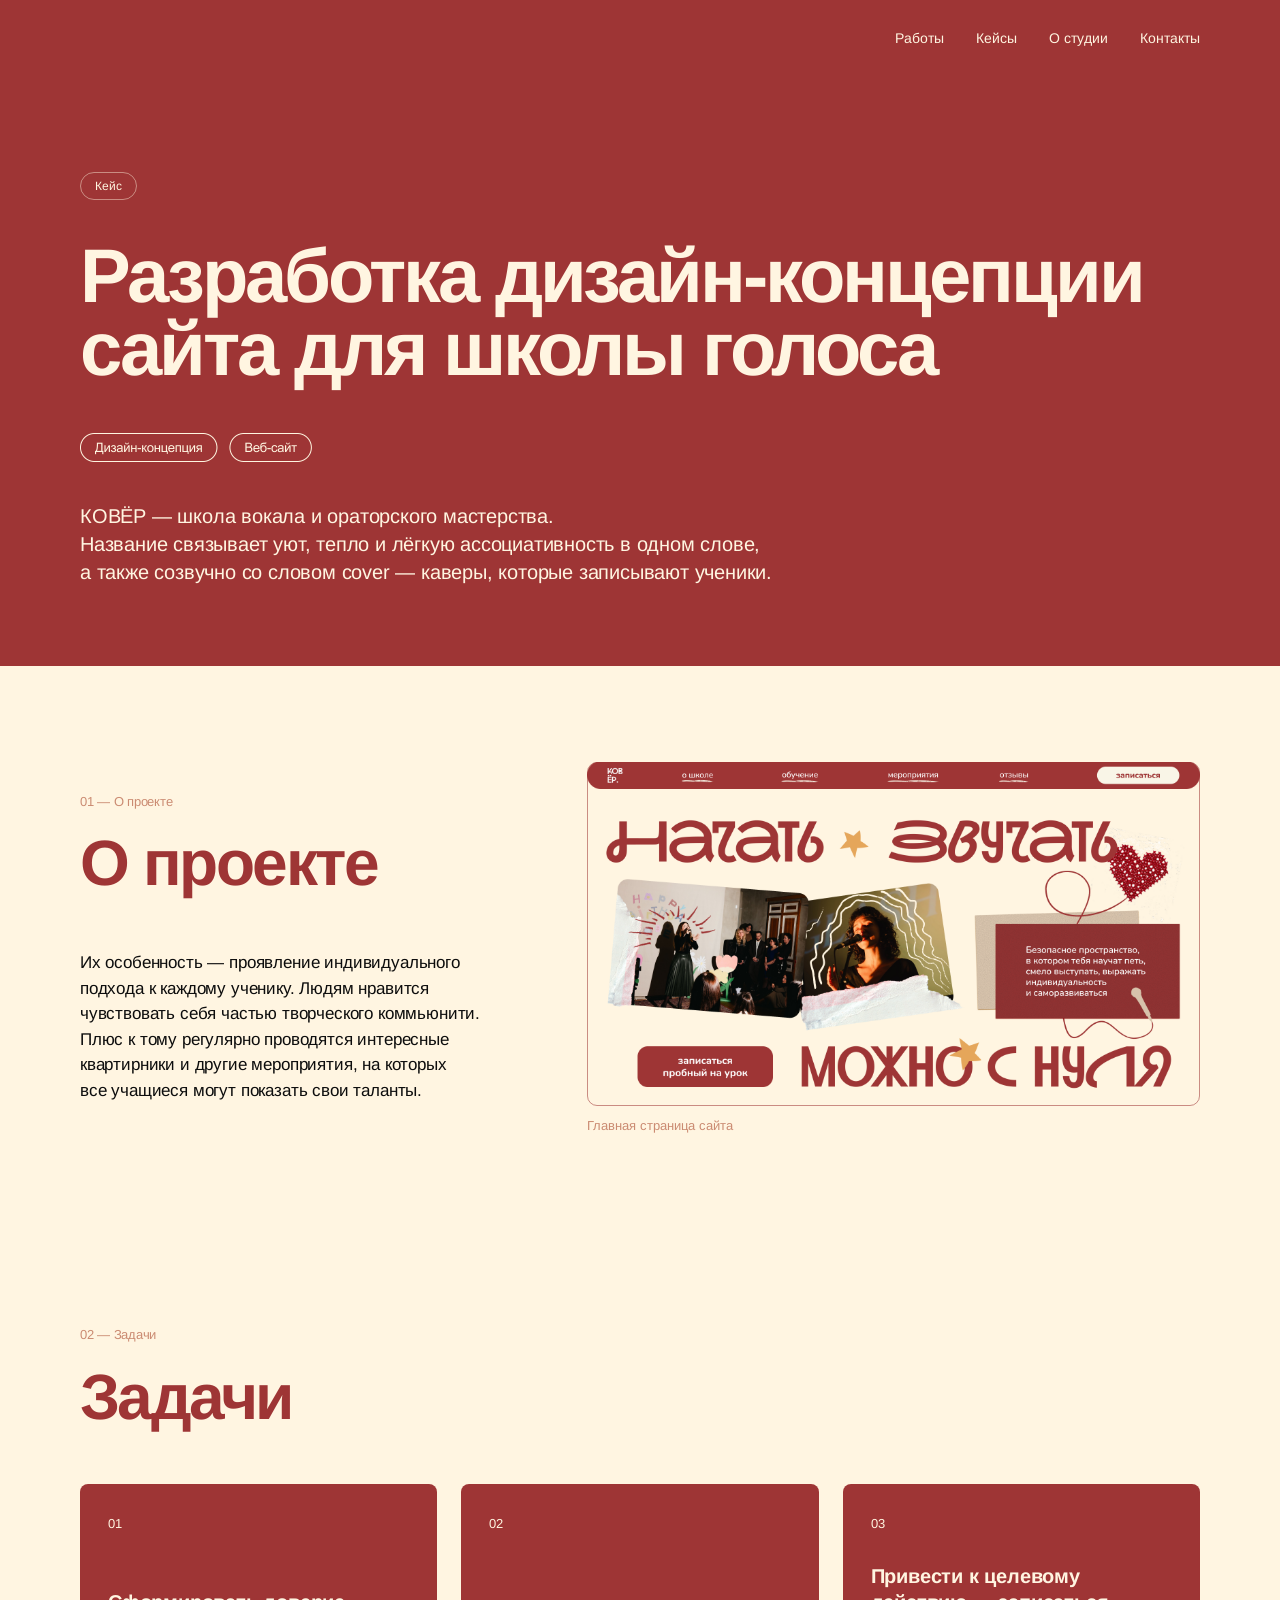
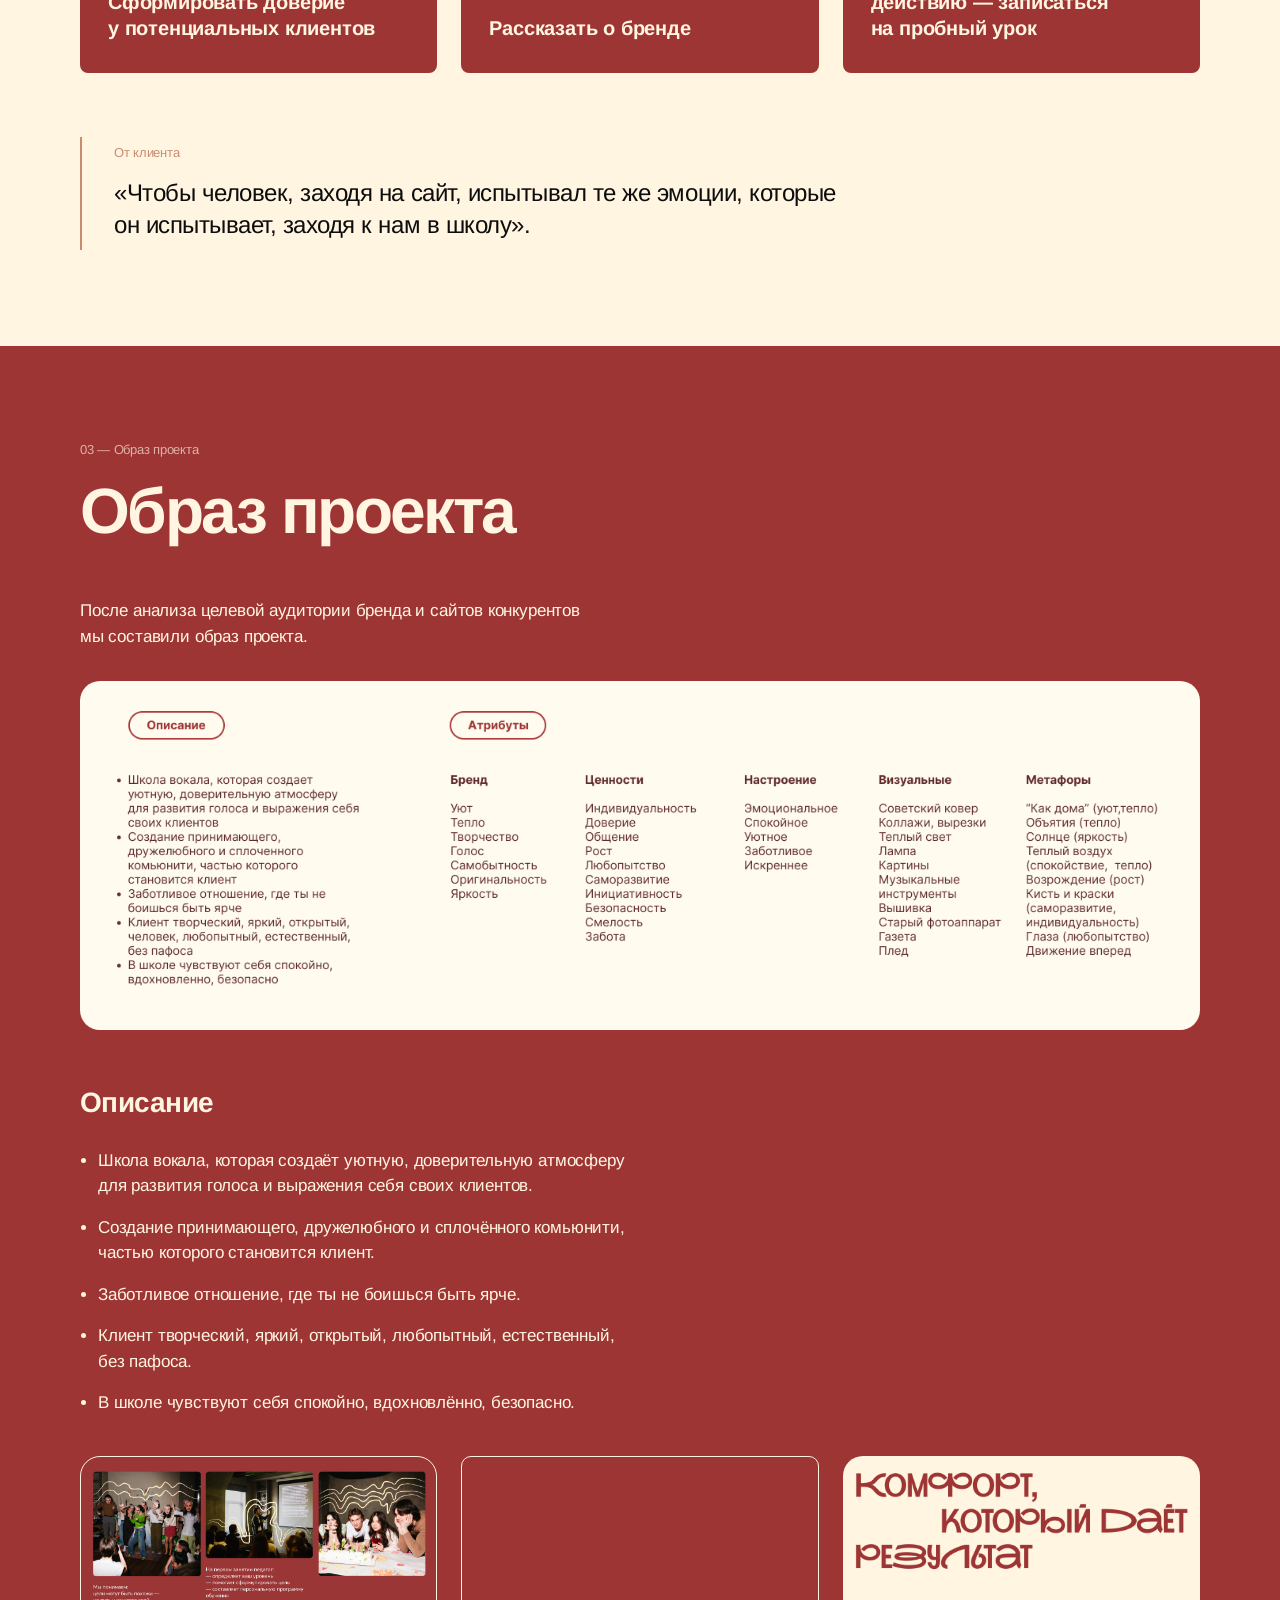
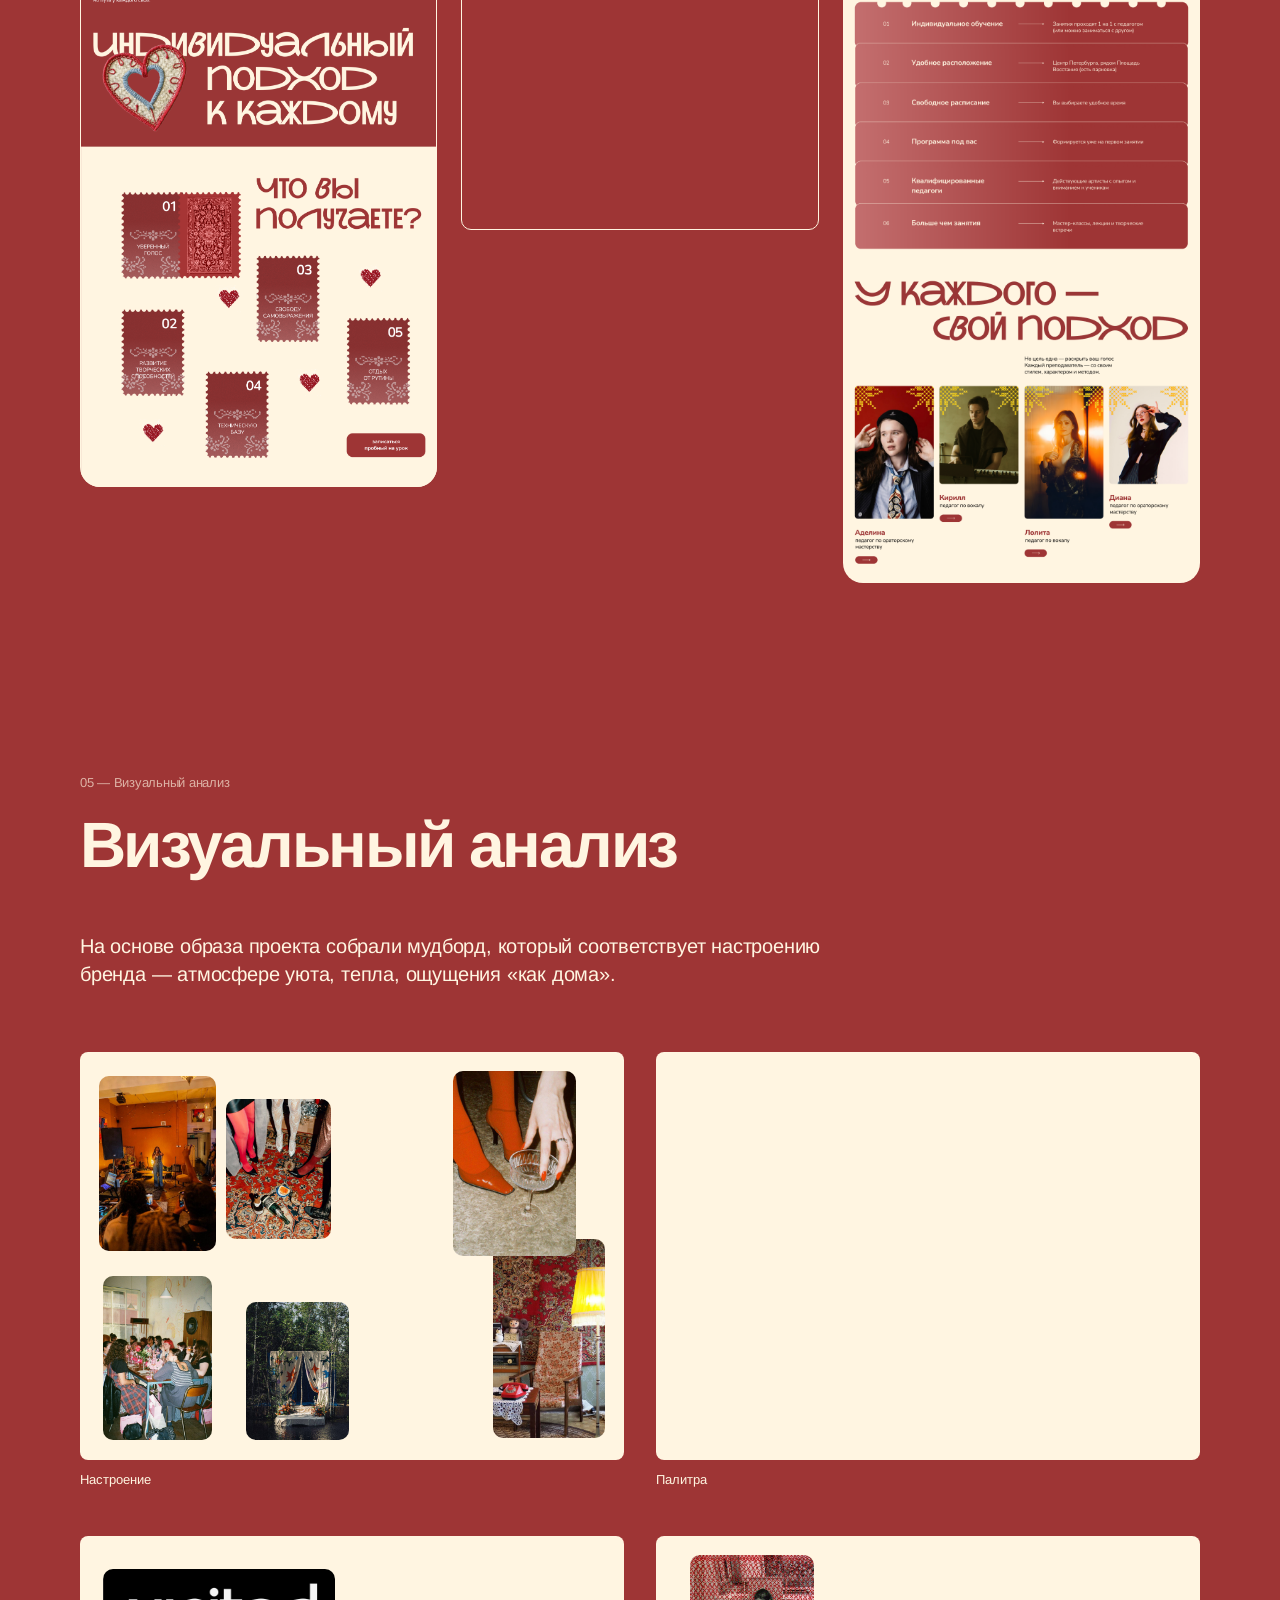
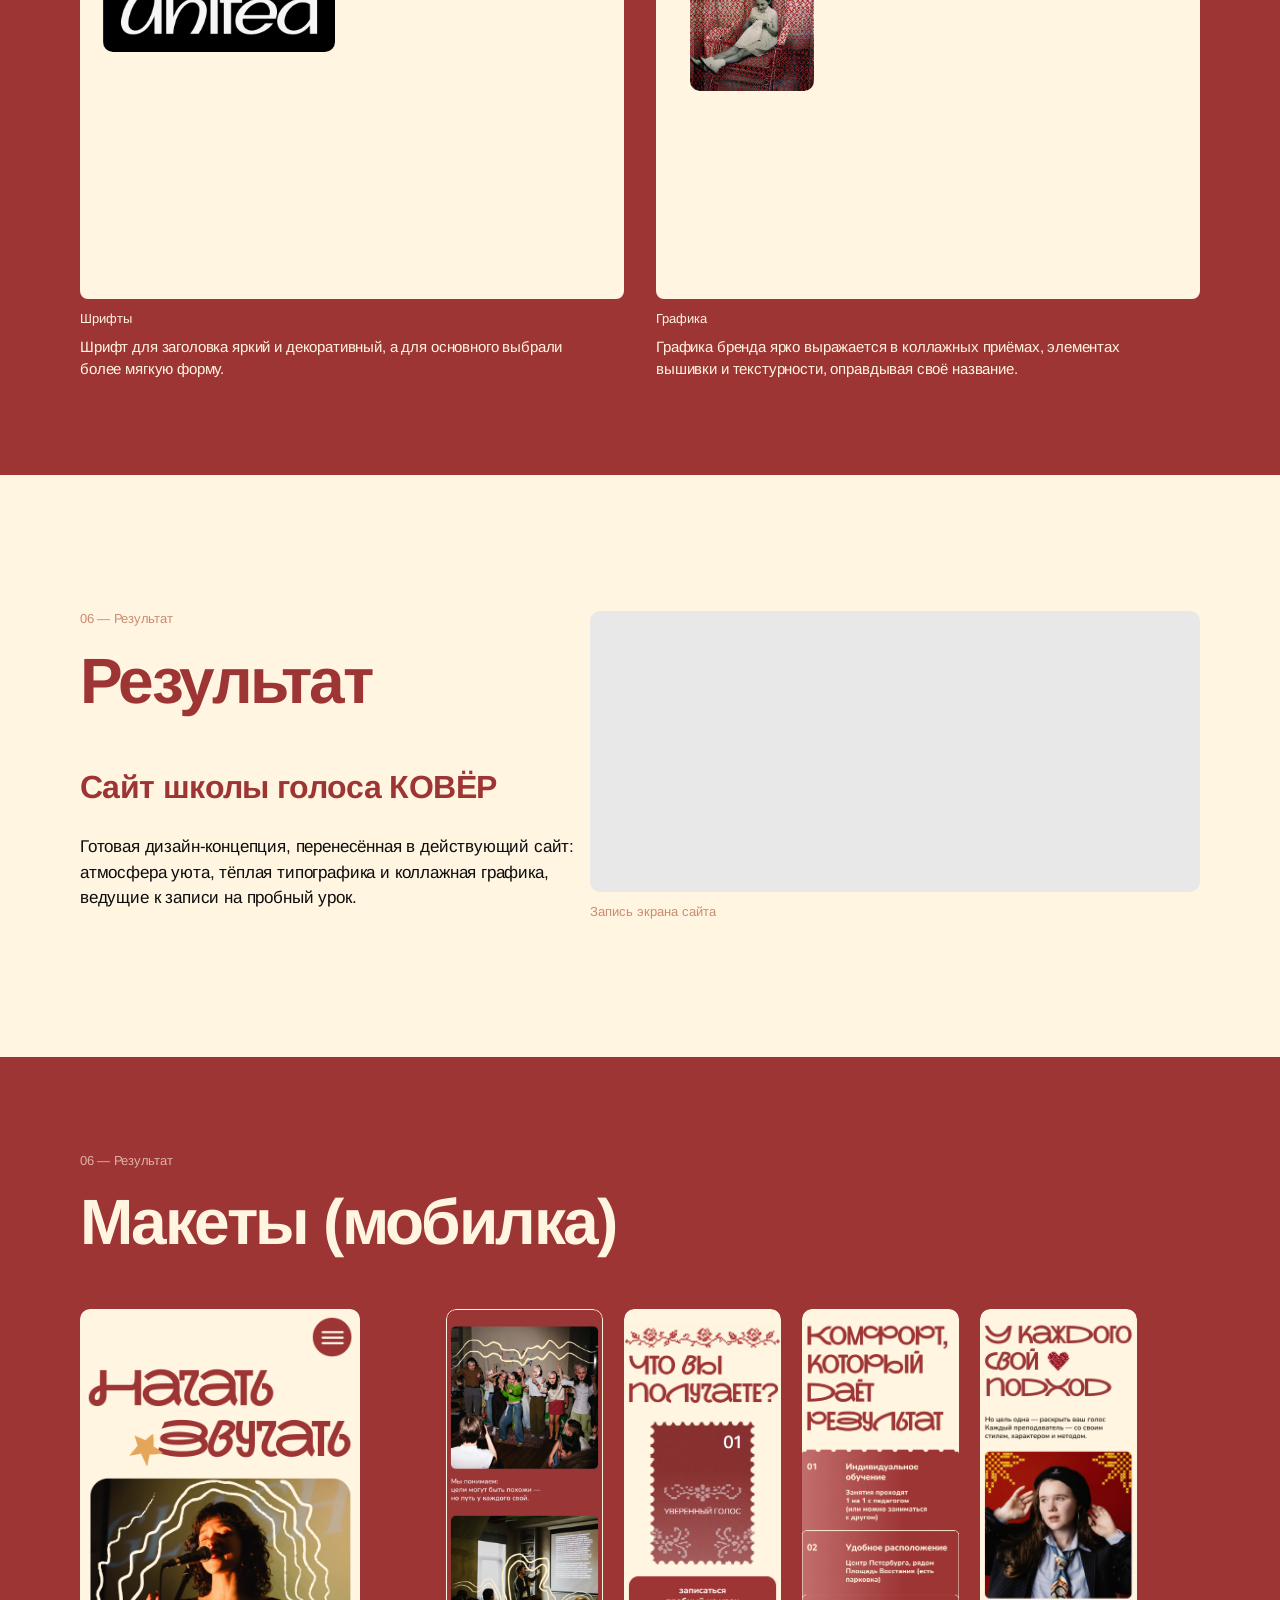
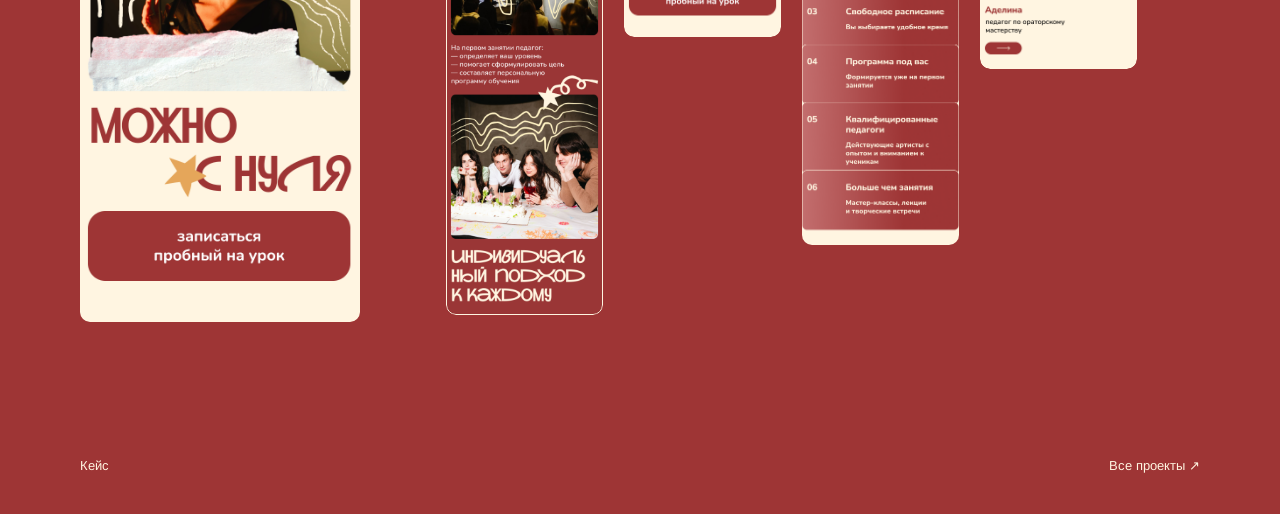
<file: voice-school.html>
<!doctype html><html lang="ru"><head><meta charset="utf-8"><meta name="viewport" content="width=device-width,initial-scale=1"><title>Школа голоса КОВЁР — кейс Анастасии Городецкой</title><meta name="description" content="Разработка дизайн-концепции сайта школы голоса КОВЁР: задачи, образ проекта, визуальный анализ и мобильные макеты."><meta name="theme-color" content="#9e3535"><link rel="stylesheet" href="voice-school.css?v=5"></head><body><a class="skip" href="#case">К кейсу</a><header class="case-header"><nav aria-label="Навигация"><a href="index.html#works">Работы</a><a href="#case">Кейсы</a><a href="#about">О студии</a><a href="index.html#contacts">Контакты</a></nav></header><main id="case">
<section class="hero section red"><span class="case-tag">Кейс</span><h1>Разработка дизайн-концепции сайта для школы голоса</h1><div class="art meta-tags" style="position:relative;aspect-ratio:232.0/29.019"><img src="assets/voice/b63c5.png" alt="Дизайн-концепция · Веб-сайт" loading="lazy" decoding="async" style="position:absolute;width:100.000000%;height:100.000000%;left:0.000000%;top:0.000000%;object-fit:contain"></div><p class="hero-copy">КОВЁР — школа вокала и ораторского мастерства.<br>Название связывает уют, тепло и лёгкую ассоциативность в одном слове,<br>а также созвучно со словом cover — каверы, которые записывают ученики.</p></section>
<section class="section cream about" id="about"><div><div class="section-heading"><p class="eyebrow">01 — О проекте</p><h2>О проекте</h2></div><p class="">Их особенность — проявление индивидуального подхода к каждому ученику. Людям нравится чувствовать себя частью творческого коммьюнити. Плюс к тому регулярно проводятся интересные квартирники и другие мероприятия, на которых все учащиеся могут показать свои таланты.</p></div><figure><div class="art framed frame-about" style="position:relative;aspect-ratio:354.0/199.125;border-radius:10.0px"><img src="assets/voice/3d1d1.png" alt="Главный экран сайта школы голоса КОВЁР" loading="lazy" decoding="async" style="position:absolute;width:100.000000%;height:100.000000%;left:0.000000%;top:0.000000%;border-radius:10.0px;object-fit:cover"></div><figcaption>Главная страница сайта</figcaption></figure></section>
<section class="section cream tasks"><div class="section-heading"><p class="eyebrow">02 — Задачи</p><h2>Задачи</h2></div><div class="task-grid"><article class="task"><span>01</span><p class="">Сформировать доверие у потенциальных клиентов</p></article><article class="task"><span>02</span><p class="">Рассказать о бренде</p></article><article class="task"><span>03</span><p class="">Привести к целевому действию — записаться на пробный урок</p></article></div><blockquote><p class="eyebrow">От клиента</p><p class="">«Чтобы человек, заходя на сайт, испытывал те же эмоции, которые он испытывает, заходя к нам в школу».</p></blockquote></section>
<section class="section red concept"><div class="section-heading"><p class="eyebrow">03 — Образ проекта</p><h2>Образ проекта</h2></div><p class="concept-intro">После анализа целевой аудитории бренда и сайтов конкурентов мы составили образ проекта.</p><div class="art " style="position:relative;aspect-ratio:354.0/110.328;border-radius:20.0px"><img src="assets/voice/d8fb3.png" alt="Таблица образа проекта: описание, бренд, ценности, настроение, визуализация и метафоры" loading="lazy" decoding="async" style="position:absolute;width:100.000000%;height:100.000000%;left:0.000000%;top:0.000000%;border-radius:20.0px;object-fit:cover"></div><div class="description"><h3>Описание</h3><ul><li>Школа вокала, которая создаёт уютную, доверительную атмосферу для развития голоса и выражения себя своих клиентов.</li><li>Создание принимающего, дружелюбного и сплочённого комьюнити, частью которого становится клиент.</li><li>Заботливое отношение, где ты не боишься быть ярче.</li><li>Клиент творческий, яркий, открытый, любопытный, естественный, без пафоса.</li><li>В школе чувствуют себя спокойно, вдохновлённо, безопасно.</li></ul></div><div class="desktop-screens"><div class="art framed frame-approach" style="position:relative;aspect-ratio:354.0/625.532;border-radius:20.0px"><img src="assets/voice/124b2.png" alt="Индивидуальный подход и преимущества школы" loading="lazy" decoding="async" style="position:absolute;width:100.000000%;height:100.000000%;left:0.000000%;top:0.000000%;border-radius:20.0px;object-fit:cover"></div><div class="art framed frame-learning" style="position:relative;aspect-ratio:354.0/370.52;border-radius:10.0px"><img src="assets/voice/21991.png" alt="Как проходит обучение" loading="lazy" decoding="async" style="position:absolute;width:100.000000%;height:100.000000%;left:0.000000%;top:0.000000%;border-radius:10.0px;object-fit:cover"></div><div class="art " style="position:relative;aspect-ratio:354.0/720.668;border-radius:20.0px"><img src="assets/voice/a3a73.png" alt="Результат обучения и преподаватели" loading="lazy" decoding="async" style="position:absolute;width:100.000000%;height:100.000000%;left:0.000000%;top:0.000000%;border-radius:20.0px;object-fit:cover"></div></div></section>
<section class="section red analysis" id="analysis"><div class="section-heading"><p class="eyebrow">05 — Визуальный анализ</p><h2>Визуальный анализ</h2></div><p class="analysis-intro">На основе образа проекта собрали мудборд, который соответствует настроению бренда — атмосфере уюта, тепла, ощущения «как дома».</p><div class="mood-grid"><figure><div class="art " style="position:relative;aspect-ratio:354.0/265.5;overflow:hidden;background:#fff5e1;border-radius:8.0px"><div style="position:absolute;width:21.440395%;height:42.822599%;left:3.471751%;top:5.962335%;border-radius:10.0px"><img src="assets/voice/b1a00.png" alt="Коллаж настроения бренда" loading="lazy" decoding="async" style="position:absolute;width:100.000000%;height:100.000000%;left:0.000000%;top:0.000000%;border-radius:10.0px;object-fit:cover"></div><div style="position:absolute;width:19.339831%;height:34.370245%;left:26.844633%;top:11.551789%;border-radius:10.0px"><img src="assets/voice/16d08.png" alt="Коллаж настроения бренда" loading="lazy" decoding="async" style="position:absolute;width:100.000000%;height:100.000000%;left:0.000000%;top:0.000000%;border-radius:10.0px;object-fit:cover"></div><div style="position:absolute;width:20.551412%;height:48.714124%;left:75.977401%;top:45.924670%;border-radius:10.0px"><img src="assets/voice/dde8a.png" alt="Коллаж настроения бренда" loading="lazy" decoding="async" style="position:absolute;width:100.000000%;height:100.000000%;left:0.000000%;top:0.000000%;border-radius:10.0px;object-fit:cover"></div><div style="position:absolute;width:22.639266%;height:45.278719%;left:68.548023%;top:4.730697%;border-radius:10.0px"><img src="assets/voice/e6dbe.png" alt="Коллаж настроения бренда" loading="lazy" decoding="async" style="position:absolute;width:100.000000%;height:100.000000%;left:0.000000%;top:0.000000%;border-radius:10.0px;object-fit:cover"></div><div style="position:absolute;width:19.996045%;height:40.281733%;left:4.194915%;top:54.986817%;border-radius:10.0px"><img src="assets/voice/c0d9e.png" alt="Коллаж настроения бренда" loading="lazy" decoding="async" style="position:absolute;width:100.000000%;height:100.000000%;left:0.000000%;top:0.000000%;border-radius:10.0px;object-fit:cover"></div><div style="position:absolute;width:28.324576%;height:37.766102%;left:39.290960%;top:23.077213%;border-radius:10.0px"><img src="assets/voice/ce11d.png" alt="Коллаж настроения бренда" loading="lazy" decoding="async" style="position:absolute;width:100.000000%;height:100.000000%;left:0.000000%;top:0.000000%;border-radius:10.0px;object-fit:cover"></div><div style="position:absolute;width:19.005085%;height:33.775518%;left:30.432203%;top:61.491525%;border-radius:10.0px"><img src="assets/voice/27cf5.png" alt="Коллаж настроения бренда" loading="lazy" decoding="async" style="position:absolute;width:100.000000%;height:100.000000%;left:0.000000%;top:0.000000%;border-radius:10.0px;object-fit:cover"></div><div style="position:absolute;width:16.727966%;height:39.651601%;left:55.680791%;top:50.455744%;border-radius:10.0px"><img src="assets/voice/6492b.png" alt="Коллаж настроения бренда" loading="lazy" decoding="async" style="position:absolute;width:100.000000%;height:100.000000%;left:0.000000%;top:0.000000%;border-radius:10.0px;object-fit:cover"></div></div><figcaption>Настроение</figcaption></figure><figure><div class="art " style="position:relative;aspect-ratio:354/265.5"><div style="position:absolute;width:100.000000%;height:100.000000%;left:0.000000%;top:0.000000%;background:#fff5e1;border-radius:8.0px"></div><div style="position:absolute;width:88.383616%;height:90.103578%;left:6.183616%;top:4.949153%"><img src="assets/voice/78b06.png" alt="Палитра и визуальные референсы" loading="lazy" decoding="async" style="position:absolute;width:100.000000%;height:100.000000%;left:0.000000%;top:0.000000%;object-fit:contain"></div></div><figcaption>Палитра</figcaption></figure><figure><div class="art " style="position:relative;aspect-ratio:354.0/236.0;overflow:hidden;background:#fff5e1;border-radius:8.0px"><div style="position:absolute;width:29.487853%;height:55.289831%;left:4.161017%;top:37.300847%;border-radius:10.0px"><img src="assets/voice/f49b8.png" alt="Шрифтовые референсы" loading="lazy" decoding="async" style="position:absolute;width:100.000000%;height:100.000000%;left:0.000000%;top:0.000000%;border-radius:10.0px;object-fit:cover"></div><div style="position:absolute;width:20.181921%;height:65.511017%;left:75.152542%;top:27.080508%;border-radius:10.0px"><div style="position:absolute;width:100.000000%;height:100.000000%;left:0.000000%;top:0.000000%;overflow:hidden;border-radius:10.0px"><img src="assets/voice/ac25e.png" alt="Шрифтовые референсы" loading="lazy" decoding="async" style="position:absolute;width:100.000000%;height:100.000000%;left:0.000000%;top:0.000000%;width:196.4%;height:113.45%;left:-0.05%;object-fit:contain"></div></div><div style="position:absolute;width:42.664689%;height:22.796610%;left:4.161017%;top:8.940678%;border-radius:10.0px"><div style="position:absolute;width:100.000000%;height:100.000000%;left:0.000000%;top:0.000000%;overflow:hidden;border-radius:10.0px"><img src="assets/voice/9b653.png" alt="Шрифтовые референсы" loading="lazy" decoding="async" style="position:absolute;width:100.000000%;height:100.000000%;left:0.000000%;top:0.000000%;height:210.55%;top:-56.32%;object-fit:contain"></div></div><div style="position:absolute;width:36.859605%;height:55.289407%;left:35.971751%;top:37.300847%;border-radius:10.0px"><img src="assets/voice/d98ce.png" alt="Шрифтовые референсы" loading="lazy" decoding="async" style="position:absolute;width:100.000000%;height:100.000000%;left:0.000000%;top:0.000000%;border-radius:10.0px;object-fit:cover"></div></div><figcaption>Шрифты</figcaption><p class="caption-description">Шрифт для заголовка яркий и декоративный, а для основного выбрали более мягкую форму.</p></figure><figure><div class="art " style="position:relative;aspect-ratio:354.0/236.0;overflow:hidden;background:#fff5e1;border-radius:8.0px"><div style="position:absolute;width:25.528814%;height:54.057627%;left:32.610169%;top:5.423729%;border-radius:10.0px"><img src="assets/voice/5c156.png" alt="Коллаж графических референсов" loading="lazy" decoding="async" style="position:absolute;width:100.000000%;height:100.000000%;left:0.000000%;top:0.000000%;border-radius:10.0px;object-fit:cover"></div><div style="position:absolute;width:18.045198%;height:26.283051%;left:5.604520%;top:66.309322%;border-radius:10.0px"><img src="assets/voice/76727.png" alt="Коллаж графических референсов" loading="lazy" decoding="async" style="position:absolute;width:100.000000%;height:100.000000%;left:0.000000%;top:0.000000%;border-radius:10.0px;object-fit:cover"></div><div style="position:absolute;width:20.441525%;height:40.869492%;left:72.556497%;top:51.720339%;border-radius:10.0px"><img src="assets/voice/3308f.png" alt="Коллаж графических референсов" loading="lazy" decoding="async" style="position:absolute;width:100.000000%;height:100.000000%;left:0.000000%;top:0.000000%;border-radius:10.0px;object-fit:cover"></div><div style="position:absolute;width:23.633616%;height:44.891102%;left:17.706215%;top:41.258475%;border-radius:10.0px"><img src="assets/voice/b56a8.png" alt="Коллаж графических референсов" loading="lazy" decoding="async" style="position:absolute;width:100.000000%;height:100.000000%;left:0.000000%;top:0.000000%;border-radius:10.0px;object-fit:cover"></div><div style="position:absolute;width:23.393785%;height:46.772034%;left:53.285311%;top:11.076271%;border-radius:10.0px"><img src="assets/voice/fef81.png" alt="Коллаж графических референсов" loading="lazy" decoding="async" style="position:absolute;width:100.000000%;height:100.000000%;left:0.000000%;top:0.000000%;border-radius:10.0px;object-fit:cover"></div><div style="position:absolute;width:14.854237%;height:44.913983%;left:81.053672%;top:5.122881%;border-radius:10.0px"><div style="position:absolute;width:100.000000%;height:100.000000%;left:0.000000%;top:0.000000%;overflow:hidden;border-radius:10.0px"><img src="assets/voice/45128.png" alt="Коллаж графических референсов" loading="lazy" decoding="async" style="position:absolute;width:100.000000%;height:100.000000%;left:0.000000%;top:0.000000%;width:163.78%;height:112.38%;left:-32.68%;top:-5.12%;object-fit:contain"></div></div><div style="position:absolute;width:24.488136%;height:36.782203%;left:47.361582%;top:52.627119%;border-radius:10.0px"><img src="assets/voice/9f81b.png" alt="Коллаж графических референсов" loading="lazy" decoding="async" style="position:absolute;width:100.000000%;height:100.000000%;left:0.000000%;top:0.000000%;border-radius:10.0px;object-fit:cover"></div><div style="position:absolute;width:22.840678%;height:37.415678%;left:6.183616%;top:5.122881%;border-radius:10.0px"><img src="assets/voice/333ea.png" alt="Коллаж графических референсов" loading="lazy" decoding="async" style="position:absolute;width:100.000000%;height:100.000000%;left:0.000000%;top:0.000000%;border-radius:10.0px;object-fit:cover"></div></div><figcaption>Графика</figcaption><p class="caption-description">Графика бренда ярко выражается в коллажных приёмах, элементах вышивки и текстурности, оправдывая своё название.</p></figure></div></section>
<section class="section cream result" id="result"><div><div class="section-heading"><p class="eyebrow">06 — Результат</p><h2>Результат</h2></div><h3>Сайт школы голоса КОВЁР</h3><p class="">Готовая дизайн-концепция, перенесённая в действующий сайт: атмосфера уюта, тёплая типографика и коллажная графика, ведущие к записи на пробный урок.</p></div><figure><div class="video" id="video"><iframe src="https://kinescope.io/embed/ic9TCJ6jHNMex6o9FNfN1u" title="Видео сайта школы голоса КОВЁР" loading="lazy" allow="autoplay; fullscreen; picture-in-picture; encrypted-media; gyroscope; accelerometer; clipboard-write; screen-wake-lock" allowfullscreen></iframe></div><figcaption>Запись экрана сайта</figcaption></figure></section>
<section class="section red mobile-designs"><div class="section-heading"><p class="eyebrow">06 — Результат</p><h2>Макеты (мобилка)</h2></div><div class="mobile-gallery"><div class="art mobile-main" style="position:relative;aspect-ratio:320.0/701.0"><img src="assets/voice/0c859.png" alt="Мобильный первый экран сайта КОВЁР" loading="lazy" decoding="async" style="position:absolute;width:100.000000%;height:100.000000%;left:0.000000%;top:0.000000%;object-fit:contain"></div><div class="mobile-pair"><div class="art mobile-approach" style="position:relative;aspect-ratio:169.0/652.574"><div style="position:absolute;width:100.000000%;height:100.000000%;left:0.000000%;top:0.000000%;overflow:hidden"><img src="assets/voice/48fbe.png" alt="Мобильный экран: индивидуальный подход" loading="lazy" decoding="async" style="position:absolute;width:100.000000%;height:100.000000%;left:0.000000%;top:0.000000%;width:100.04%;height:240.09%;left:-0.02%;top:-137.35%;object-fit:contain"></div></div><div class="art " style="position:relative;aspect-ratio:169.0/353.316;border-radius:10.0px"><img src="assets/voice/78bc4.png" alt="Мобильный экран: преимущества" loading="lazy" decoding="async" style="position:absolute;width:100.000000%;height:100.000000%;left:0.000000%;top:0.000000%;border-radius:10.0px;object-fit:cover"></div></div><div class="mobile-pair"><div class="art " style="position:relative;aspect-ratio:169.0/578.297"><img src="assets/voice/2597c.png" alt="Мобильный экран: программа и результат" loading="lazy" decoding="async" style="position:absolute;width:100.000000%;height:100.000000%;left:0.000000%;top:0.000000%;object-fit:cover"></div><div class="art " style="position:relative;aspect-ratio:169.0/388.7;border-radius:10.0px"><img src="assets/voice/6ecf3.png" alt="Мобильный экран: преподаватели" loading="lazy" decoding="async" style="position:absolute;width:100.000000%;height:100.000000%;left:0.000000%;top:0.000000%;border-radius:10.0px;object-fit:cover"></div></div></div></section>
<footer class="section red case-footer"><span>Кейс</span><a href="index.html#works">Все проекты ↗</a></footer></main></body></html>
</file>
<file: styles.css>
:root{--accent:#eb8d01;--ink:#121212;--ease:cubic-bezier(.22,1,.36,1)}*{box-sizing:border-box}html{scroll-behavior:smooth;scroll-padding-top:25px}body{margin:0;background:#f5f5f5;color:var(--ink);font-family:Arial,sans-serif;-webkit-font-smoothing:antialiased}a{color:inherit;text-decoration:none}button{font:inherit}header{height:61px;display:flex;align-items:center;justify-content:space-between;padding:0 48px}header .brand{font-size:15px;letter-spacing:-.3px}.brand{font-weight:700}nav{display:flex;gap:36px;color:#555;font-size:14px}nav a{position:relative;padding:8px 0}nav a:after{content:"";position:absolute;bottom:2px;left:0;width:100%;height:1px;background:var(--accent);transform:scaleX(0);transform-origin:left;transition:transform .35s var(--ease)}nav a:hover:after,nav a:focus-visible:after{transform:scaleX(1)}:focus-visible{outline:2px solid var(--accent);outline-offset:6px}.skip{position:fixed;top:-80px;left:20px;padding:12px;background:white;z-index:10}.skip:focus{top:10px}.hero{height:800px;position:relative;overflow:hidden;max-width:1920px;margin:auto}.hero-background{position:absolute;inset:0;overflow:hidden;pointer-events:none}.hero-background img{display:block;position:absolute;left:50%;transform:translateX(-50%)}.skills span{position:absolute;left:var(--x);top:var(--y);min-width:var(--w,auto);text-align:center;padding:8px 18px;border-radius:999px;background:var(--accent);color:white;font-size:13px;line-height:13px;white-space:nowrap;transition:transform .4s var(--ease)}.skills span:hover{transform:translateY(-5px) rotate(-3deg)}.skills .light{background:#fbd398;color:var(--ink)}.intro{position:absolute;top:161.86px;left:0;width:100%;text-align:center}.portrait{display:block;width:187.14px;height:187.14px;border:1px solid #bdbdbd;object-fit:cover;border-radius:50%;margin:auto}.intro h1{font-size:64px;line-height:72px;letter-spacing:-2.56px;margin:12px 20px 26px}.role{display:inline-block;background:var(--accent);color:white;padding:9px 22px;border-radius:999px;font-size:14px;line-height:17px}.works{position:relative;background:#191919;color:#fff;border-radius:20px;padding:110px 0 123px}.container{width:calc(100% - 80px);max-width:1200px;margin:auto}.section-heading{display:flex;justify-content:space-between;align-items:baseline;margin-bottom:73px}.section-heading h2{font-size:32px;line-height:39px;letter-spacing:-1.28px;margin:0}.section-heading>span{font-size:14px;color:#e8e8e8}.projects{display:grid;grid-template-columns:repeat(2,minmax(0,1fr));gap:50px 40px}.category{display:table;border:1px solid white;border-radius:999px;padding:4px 12px;font-size:12px;line-height:14px;margin-bottom:20px;color:#e8e8e8}.cover{aspect-ratio:4/3;background:#e8e8e8;border:1px solid #bdbdbd;border-radius:6px;display:flex;align-items:center;justify-content:center;overflow:hidden}.mockup{position:relative;overflow:hidden;border:1px solid #dad3d3;border-radius:10px;transition:transform .85s var(--ease);flex-shrink:0}.mockup img{display:block;width:100%;height:100%;object-fit:cover}.hotel{width:77.6274%;aspect-ratio:450.239/281.359}.hotel img{position:absolute;width:152.93%;height:123.21%;left:-26.39%;top:-11.58%;max-width:none}.rack{width:75.312%;aspect-ratio:436.81/291.207}.vinyl{width:84.491%;aspect-ratio:490.049/260.339}.voice{width:83.0265%;aspect-ratio:481.554/288.932}.project:hover .mockup{transform:scale(1.065)}.project h3{font-size:26px;line-height:31.2px;letter-spacing:-1.04px;margin:22px 0 16px}.project p{max-width:466.3px;font-size:14px;line-height:20.3px;letter-spacing:-.14px;color:rgba(232,232,232,.6);margin:0}.contact{background:white;text-align:center;padding:181px 24px 84px}.contact h2{font-size:88px;line-height:.9;letter-spacing:-3.52px;margin:0 0 40px}.contact p{font-size:18px;line-height:25.2px;letter-spacing:-.18px;color:#555;margin:0}.contact-buttons{display:flex;justify-content:center;gap:14px;margin-top:54px}.button{height:50px;border:1px solid var(--accent);background:var(--accent);color:#fff;display:inline-flex;align-items:center;justify-content:center;border-radius:999px;padding:0 39px;font-size:16px;transition:background .3s,transform .3s,box-shadow .3s}.button span{position:relative;display:block;line-height:20px;overflow:hidden}.button:hover{background:#ce7900;box-shadow:0 5px 16px #eb8d0129}.button:active{transform:scale(.97)}.button.outline{background:transparent;color:#555}.button:disabled{cursor:not-allowed;box-shadow:none;transform:none}footer{background:#fff;display:flex;justify-content:space-between;align-items:center;padding:28px 48px;font-size:14px}footer>span{font-size:12px;color:#999}.reveal{transition:opacity .85s var(--ease),transform .85s var(--ease)}.reveal.is-waiting{opacity:0;transform:translateY(28px)}

/* Updated Figma portfolio, 3 November 2026. */
.hero{height:384.106px;max-width:none}
.hero-background{display:none}
.intro{top:19px;pointer-events:none}
.portrait{width:138px;height:138px;border:0}
.intro h1{margin:12.142px 20px 24px}
.roles{display:flex;justify-content:center;gap:17.13px}
.role{width:133.3px;height:34px;padding:0;display:inline-flex;align-items:center;justify-content:center;pointer-events:auto;transition:translate .4s var(--ease),rotate .4s var(--ease)}
@media(hover:hover){.role:hover{translate:0 -5px;rotate:-3deg}}
.works{padding:70.425px 0 66.44px}
.section-heading{margin-bottom:62.39px}
.projects{gap:60.104px 40px}
.category{margin-bottom:40px}
.cover{aspect-ratio:580/362.447;background:transparent;border:0;border-radius:10px}
.mockup{width:100%;height:100%;border-radius:10px}
.rack{aspect-ratio:580/362.447}
.rack img{position:absolute;width:100%;height:106.68%;top:-3.34%;left:0;max-width:none}
.project:last-child .cover{aspect-ratio:1200/720}
.project h3{margin:32px 0 16px}
.contact{padding:113.16px 24px 133.05px}
.contact-buttons{flex-wrap:wrap}
.phone{width:135px;padding:0}
@media(max-width:1000px){header{padding:0 32px}.intro h1{font-size:52px}.container{width:calc(100% - 64px)}.contact h2{font-size:66px}}
@media(max-width:640px){
header{height:43.314px;padding:0 16px;align-items:flex-start;gap:12px}
header .brand{white-space:nowrap;font-size:12px;line-height:15px;letter-spacing:-.24px;margin-top:29.181px}
nav{gap:16px;font-size:12px;line-height:15px;margin-top:29.181px}nav a{padding:0}
.hero{--u:calc(min(100vw,402px) / 402);height:calc(377.686 * var(--u))}
.hero-background{display:block}.hero-background picture{display:block;position:absolute;left:50%;width:400.523px;height:508.935px;transform:translateX(-50%) scale(calc(min(100vw,402px) / 402px));transform-origin:top center}.hero-background img{position:static;transform:none}
.intro{top:calc(37.841 * var(--u));left:50%;width:calc(244 * var(--u));transform:translateX(-50%)}
.portrait{width:calc(120.294 * var(--u));height:calc(120.294 * var(--u));border:1px solid #bdbdbd}
.intro h1{font-size:calc(40 * var(--u));line-height:calc(46 * var(--u));letter-spacing:calc(-.8 * var(--u));height:calc(86.396 * var(--u));margin:calc(16 * var(--u)) 0 calc(20 * var(--u))}
.roles{flex-direction:row;align-items:center;gap:calc(8 * var(--u))}
.role{font-size:calc(11 * var(--u));height:calc(25 * var(--u));line-height:16.8px;width:calc(112 * var(--u))}.role-web{width:calc(102 * var(--u))}
.container{width:calc(100% - 40px)}.works{padding:64px 0 70px;border-radius:16px}.section-heading{margin-bottom:40px}.section-heading h2{font-size:26px;line-height:1.1;letter-spacing:-1px}.projects{grid-template-columns:1fr;gap:42px}.category{margin-bottom:24px}.project h3{font-size:23px;line-height:1.2;letter-spacing:-.75px;margin:20px 0 12px}
.contact{padding:100px 20px 70px}.contact h2{font-size:47px;line-height:1;letter-spacing:-2px;margin-bottom:28px}.contact p{font-size:16px;line-height:1.5}.contact p br{display:none}.contact-buttons{gap:10px;margin:32px auto 0;max-width:330px}.contact-buttons .button{width:calc(50% - 5px);padding:0 14px}
}
@media(max-width:380px){header{padding-inline:12px;gap:8px}header .brand{font-size:10px}nav{gap:10px;font-size:11px}}
@media(prefers-reduced-motion:reduce){html{scroll-behavior:auto}*,*:after{transition:none!important;animation:none!important}.reveal.is-waiting{opacity:1;transform:none}.role:hover{translate:none;rotate:none}}
</file>
<file: cv.css>
*{box-sizing:border-box}body{margin:0;background:#f5f5f5;color:#121212;font-family:Arial,sans-serif;font-size:16px;line-height:1.55}a{color:inherit;text-decoration:none}a:hover{text-decoration:underline;text-underline-offset:4px}a:focus-visible{outline:2px solid #eb8d01;outline-offset:5px}header,footer{max-width:1000px;margin:auto;padding:28px 32px;display:flex;justify-content:space-between;font-size:14px}main{max-width:936px;margin:24px auto 0;padding:56px 64px;background:white;border-radius:20px}h1{font-size:48px;line-height:1.08;letter-spacing:-1.8px;margin:0 0 18px}.role{display:inline-block;background:#eb8d01;color:white;padding:7px 16px;border-radius:99px;margin:0 0 24px;font-size:15px}.contacts{display:flex;flex-wrap:wrap;gap:8px 24px;font-size:14px;overflow-wrap:anywhere}section{margin-top:40px;padding-top:28px;border-top:1px solid #e8e8e8}h2{font-size:24px;letter-spacing:-.7px;margin:0 0 18px}h3{font-size:19px;margin:0 0 4px}p{margin:0 0 10px}article+article{margin-top:30px}.caption{font-size:14px;color:#666}ul{margin:12px 0 0;padding-left:20px}li+li{margin-top:6px}@media(max-width:640px){header,footer{padding:22px 20px}main{margin:0 12px;padding:32px 20px;border-radius:16px}h1{font-size:34px;letter-spacing:-1px}.role{font-size:13px}body{font-size:15px}section{margin-top:28px;padding-top:22px}.contacts{gap:10px 20px}}@media print{header,footer{display:none}body,main{background:white}main{margin:0;padding:0;max-width:none}h1{font-size:30px}section{margin-top:20px;padding-top:12px}article{break-inside:avoid}a{text-decoration:none}}
</file>
<file: tenir.css>
@font-face{font-family:Aurora;src:url('assets/tenir/aurorascript.ttf') format('truetype');font-display:swap}
:root{--forest:#525e47;--cream:#fcfae3;--sage:#dde7de;--ink:#292f18}*{box-sizing:border-box}html{scroll-behavior:smooth}body{margin:0;background:var(--cream);color:var(--ink);font-family:Helvetica,Arial,sans-serif;-webkit-font-smoothing:antialiased}a{color:inherit;text-decoration:none}a:focus-visible{outline:2px solid currentColor;outline-offset:5px}.skip{position:fixed;left:12px;top:-80px;z-index:5;background:var(--cream);padding:12px}.skip:focus{top:12px}.case-nav,.case-footer{display:flex;align-items:center;justify-content:space-between;gap:24px;padding:22px 32px;font-size:13px;background:var(--cream)}.case-nav>span{color:#65705b}.case-nav a,.case-footer a{border-bottom:1px solid transparent;padding:5px 0;transition:border-color .25s}.case-nav a:hover,.case-footer a:hover{border-color:currentColor}main{max-width:1600px;margin:auto;container-type:inline-size}h1,h2,h3,p,figure{margin:0}h2{font-family:'Times New Roman',serif;font-style:italic;font-weight:400;letter-spacing:-.05em;line-height:1.2}p,li{line-height:1.2;letter-spacing:-.02em}.board{--u:calc(100cqw / 3200);position:relative;aspect-ratio:3200/var(--height);overflow:hidden}.place{position:absolute;left:calc(var(--x)*var(--u));top:calc(var(--y)*var(--u));width:calc(var(--w)*var(--u));height:calc(var(--h)*var(--u))}img{display:block;max-width:100%;height:auto}.board>h2{position:absolute;top:calc(75*var(--u));left:0;width:100%;text-align:center;font-size:calc(128*var(--u))}.case-hero{background:#d9eacc}.hero-photo{max-width:none;object-fit:cover}.hero-tint{position:absolute;inset:0;background:linear-gradient(#3a4f172b,#3a4f172b),linear-gradient(#3090911a,#3090911a)}.case-hero h1{position:absolute;top:calc(349*var(--u));left:0;width:100%;font:italic calc(225*var(--u))/1.2 'Times New Roman',serif;letter-spacing:-.06em;text-align:center;color:var(--cream);white-space:nowrap}.case-hero h1>span{font-family:Aurora,cursive;font-style:normal;letter-spacing:.01em}.discipline{position:absolute;top:calc(619*var(--u));left:0;width:100%;text-align:center;color:#fff;font-size:calc(40*var(--u))}.textured{position:relative;isolation:isolate}.textured:before{content:'';position:absolute;inset:0;z-index:-1;pointer-events:none;background-image:url('assets/tenir/35e8f.png');background-size:cover;background-position:center;opacity:.37}.brief{background:#cfd8d1;display:grid;grid-template-columns:730fr 730fr 987fr;gap:1.25cqw;padding:2.34375cqw 10.53125cqw;min-height:18.9375cqw}.brief h2{font-size:4cqw;margin-bottom:1.5625cqw;white-space:nowrap}.brief p{font-size:1cqw}.brief>div:last-child p{color:#292F18}.landing{background:#a3b7ba}.landing:before{background-color:#eff5ff;opacity:.33}.landing .decorative{max-width:none}.visual,.mobile,.ui-kit{background:var(--forest);color:var(--cream)}.mood{display:flex;align-items:center;justify-content:center;text-align:center}.mood img{position:absolute;inset:0;width:100%;height:100%}.mood span{position:relative;color:#fff;font-size:calc(32*var(--u));line-height:1.2;letter-spacing:-.02em}.research{background:var(--sage);padding:2.34375cqw 0 3.5cqw;min-height:24.03125cqw}.research h2{text-align:center;color:#47552f;font-size:4cqw;margin-bottom:2.1875cqw}.research-columns{display:grid;grid-template-columns:802fr 824fr;gap:4.75cqw;width:55.56%;margin:auto;font-size:1cqw}.research-columns p+p{margin-top:1.2em}.desktop{background:#8a957e}.desktop:before{opacity:.33}.form-screen{overflow:hidden}.form-screen img{position:absolute;left:0;top:-112.22%;width:100%;height:212.23%;max-width:none;object-fit:fill}.form-note{color:white;font-size:calc(24*var(--u));line-height:1.2;letter-spacing:-.03em;white-space:nowrap}.audience-columns{width:66.5%;margin:auto;display:grid;grid-template-columns:repeat(3,minmax(0,1fr));gap:4.5cqw;font-size:1cqw}.audience h2{margin-bottom:2.8cqw}.audience h3{background:#e9fffc;border:1px solid #47552f;border-radius:.9375cqw;font-size:1cqw;font-weight:400;text-align:center;min-height:3.03125cqw;display:flex;align-items:center;justify-content:center;width:77%;margin:0 0 1.5625cqw .625cqw}.audience ul{margin:0;padding-left:1.5em}.mobile>h2{top:calc(115*var(--u))}.mobile-six{border:calc(2*var(--u)) solid var(--cream)}.kit-caption{text-align:center;font-size:calc(16*var(--u));color:#fff;line-height:1.2;letter-spacing:-.02em}.kit-button{background:var(--cream);color:#47552f;display:flex;align-items:center;justify-content:center;text-align:center;font-size:calc(24*var(--u));border:calc(2*var(--u)) solid var(--cream);border-radius:calc(40*var(--u));height:calc(114*var(--u));line-height:1.2;letter-spacing:-.03em}.kit-button.small{font-size:calc(14*var(--u));height:calc(40*var(--u));border-radius:calc(24*var(--u));letter-spacing:-.02em}.kit-button.outline{background:var(--forest);color:var(--cream)}.kit-button.pressed{background:#404938;color:var(--cream)}.kit-nav{display:flex;align-items:center;justify-content:space-between;background:#ffffff69;backdrop-filter:blur(6.3px);border:1px solid #ffffff03;border-radius:calc(20*var(--u));font-size:calc(16*var(--u));color:#515151;padding-left:calc(30*var(--u));line-height:1.2}.kit-logo{font:italic calc(32*var(--u))/1.2 'Times New Roman',serif;letter-spacing:-.06em;color:#0a0a0a}.kit-logo>span{font-family:Aurora,cursive;font-style:normal;letter-spacing:.01em}.nav-book{align-self:stretch;width:calc(193*var(--u));display:flex;align-items:center;justify-content:center;border-radius:calc(24*var(--u));background:var(--cream);color:#252d18;font-size:calc(14*var(--u))}.state-1 .kit-about{color:var(--cream)}.state-2 .kit-about{color:var(--cream)}.kit-underline{position:absolute;left:calc(257.5*var(--u));top:calc(31.5*var(--u));width:calc(63.5*var(--u));height:calc(1*var(--u))}.menu-close img{position:absolute;inset:0;width:100%;height:100%}.menu-close:before,.menu-close:after{content:'';position:absolute;left:22%;top:48%;width:58%;height:5%;background:#f9f5e7;border-radius:33px;transform:rotate(45deg)}.menu-close:after{transform:rotate(-45deg)}.thanks{background:var(--cream);color:#515151}.thanks>h2{font-size:calc(140*var(--u));top:calc(192*var(--u))}.thanks .decorative{pointer-events:none;max-width:none}.case-footer{max-width:1600px;margin:auto;padding-block:28px}.case-footer a:last-child{color:#47552f}
@media(max-width:700px){
.case-nav,.case-footer{padding:18px 20px;font-size:12px;gap:16px}.case-nav>span{display:none}.case-nav{position:relative;z-index:2}.case-hero{aspect-ratio:4/3}.hero-photo{height:273%;width:250%;left:-75%;top:-173%}.case-hero h1{top:40%;font-size:15cqw}.discipline{top:63%;font-size:14px}.brief{display:block;padding:36px 24px;min-height:0}.brief>div+div{margin-top:28px}.brief h2{font-size:34px;margin-bottom:14px;white-space:normal}.brief p{font-size:16px;line-height:1.5}.research{padding:40px 24px;min-height:0}.research h2{font-size:34px;margin-bottom:28px}.research-columns,.audience-columns{width:100%;display:grid;grid-template-columns:1fr;gap:28px;font-size:16px}.research p,.research li{line-height:1.5}.audience h3{font-size:16px;border-radius:16px;width:100%;min-height:58px;margin:0 0 16px;padding:12px}.audience-columns{gap:32px}.visual{aspect-ratio:auto;padding:36px 20px;display:grid;grid-template-columns:repeat(2,minmax(0,1fr));gap:14px}.visual>h2{position:static;grid-column:1/-1;font-size:34px;margin-bottom:16px}.visual .mood{position:relative;left:auto;top:auto;width:100%;height:68px}.mood span{font-size:13px}.landing{aspect-ratio:3200/2100}.landing>img:not(.decorative){top:10%;left:4%;width:92%;height:auto}.landing .decorative{top:25%}.desktop{display:grid;grid-template-columns:1fr;gap:24px;padding:24px;aspect-ratio:auto}.desktop>.place{position:relative;left:auto;top:auto;width:100%;height:auto}.desktop>.desktop-one,.desktop>.desktop-two{object-fit:contain}.desktop .desktop-form{aspect-ratio:986/1047}.desktop .form-note{font-size:12px;text-align:center}.mobile{padding:36px 20px;aspect-ratio:auto;display:grid;grid-template-columns:repeat(2,minmax(0,1fr));gap:0 16px;align-items:start}.mobile>h2{position:static;grid-column:1/-1;font-size:34px;margin-bottom:28px}.mobile>.place{position:relative;left:auto;top:auto;width:100%;height:auto}.mobile-one{grid-column:1;grid-row:2}.mobile-two{grid-column:1;grid-row:3 / span 3}.mobile-three{grid-column:2;grid-row:2 / span 2}.mobile-four{grid-column:2;grid-row:4}.mobile-five{grid-column:2;grid-row:5}.mobile-six{grid-column:1;grid-row:6;margin-top:24px}.mobile .mobile-form{grid-column:2;grid-row:6;aspect-ratio:940/999;margin-top:24px}.mobile .form-note{grid-column:1/-1;grid-row:7;font-size:12px;text-align:center;margin-top:16px}.ui-kit{aspect-ratio:3200/959;min-height:0}.thanks{aspect-ratio:3200/750}.thanks>h2{top:32%;font-size:7cqw}.case-footer{flex-wrap:wrap}.case-footer a:last-child{margin-left:auto}
}
@media(prefers-reduced-motion:reduce){html{scroll-behavior:auto}*{transition:none!important}}
@media(max-width:700px){
.ui-kit{--u:1px;aspect-ratio:auto;padding:36px 20px;display:grid;grid-template-columns:repeat(3,minmax(0,1fr));gap:12px;align-items:center}
.ui-kit>h2{position:static;grid-column:1/-1;font-size:34px;margin-bottom:12px}
.ui-kit>.place{position:relative;left:auto;top:auto;width:100%;height:auto}
.ui-kit .kit-caption{grid-column:1/-1;font-size:12px;line-height:1.5;margin:12px 0}
.ui-kit .kit-button{font-size:10px;border-width:1px;min-height:48px;padding:8px;border-radius:18px}
.ui-kit .kit-button.small{font-size:9px;min-height:38px;border-radius:20px}
.ui-kit .menu-example,.ui-kit .menu-close{width:36px;height:36px;justify-self:center}
.ui-kit .menu-close{grid-column:3}
.ui-kit .kit-nav{grid-column:1/-1;min-height:40px;font-size:8px;gap:6px;padding-left:10px;border-radius:20px}
.ui-kit .kit-logo{font-size:20px}.ui-kit .nav-book{width:auto;padding:0 10px;font-size:8px}
.ui-kit .kit-underline{left:25%;top:28px;width:37px;height:1px}
}
@media(max-width:700px){
.mobile{display:flex;flex-direction:column;align-items:center;gap:24px}
.mobile>h2{align-self:stretch;margin-bottom:4px}
.mobile>.place{flex:none;width:100%;max-width:420px;margin:0}
.mobile>.mobile-one{order:1}.mobile>.mobile-two{order:2;margin-top:-24px}
.mobile>.mobile-three{order:3}.mobile>.mobile-four{order:4}.mobile>.mobile-five{order:5;margin-top:-24px}
.mobile>.mobile-six{order:6}.mobile>.mobile-form{order:7;max-width:320px}
.mobile>.form-note{order:8;font-size:12px}
}

/* Case typography and compact mobile composition. */
@media(max-width:700px){
.case-nav>a:first-child{display:inline-flex;align-items:center;gap:9px}
.research-columns p+p{margin-top:.35em}
.audience h3{width:fit-content;max-width:100%;min-height:0;padding:9px 14px;font-size:14px;line-height:1.3;text-align:left;justify-content:flex-start;border-radius:12px;margin-left:0}
.thanks>h2{font-size:calc(7cqw - 5px);left:50%;width:max-content;max-width:calc(100% - 32px);transform:translateX(-50%);padding:0 12px;background:var(--cream);z-index:1}
.thanks .decorative{transform:scaleY(.65);transform-origin:center}
}

@media(max-width:700px){.thanks .decorative{display:none}}
</file>
<file: racktables.css>
@font-face{font-family:Arimo;src:url("assets/racktables/arimo-regular.ttf") format("truetype");font-weight:400;font-display:swap}
@font-face{font-family:Arimo;src:url("assets/racktables/arimo-bold.ttf") format("truetype");font-weight:700;font-display:swap}
/* Layout and spacing follow the desktop and mobile Figma frames. */
*{box-sizing:border-box}html{scroll-behavior:smooth}body{margin:0;background:#f5f5f5;color:#121212;font-family:Arimo,Arial,sans-serif}p,h1,h2{margin:0;font-size:inherit;font-weight:inherit}a{color:inherit;text-decoration:none}a:hover{text-decoration:underline}a:focus-visible{outline:2px solid #eb8d01;outline-offset:5px}main{max-width:1440px;margin:auto}main div,main p,main a{min-width:0;max-width:100%;overflow-wrap:anywhere}img{display:block}footer{max-width:1440px;margin:auto;padding:40px clamp(24px,6.25vw,90px);display:flex;justify-content:space-between;gap:24px;font-size:14px}.case-mobile{display:none!important}
.r0{background:#f5f5f5;align-content:stretch;display:flex;flex-direction:column;align-items:flex-start;position:relative;width:100%;height:100%}
.r1{align-content:stretch;display:flex;flex-direction:column;gap:40px;align-items:flex-start;overflow:clip;padding-left:clamp(24px,6.25vw,90px);padding-right:clamp(24px,6.25vw,100px);padding-top:64px;padding-bottom:64px;position:relative;flex-shrink:0;width:100%}
.r2{word-break:break-word;font-weight:400;line-height:1.45;position:relative;flex-shrink:0;color:#121212;font-size:14px;width:1240.0px}
.r3{background:var(--main,#eb8d01);align-content:stretch;display:flex;align-items:flex-start;padding-left:14px;padding-right:14px;padding-top:7px;padding-bottom:7px;position:relative;border-radius:99px;flex-shrink:0}
.r4{word-break:break-word;font-weight:400;line-height:1.25;position:relative;flex-shrink:0;font-size:12px;text-align:center;color:#fff;white-space:normal}
.r5{word-break:break-word;align-content:stretch;display:flex;flex-direction:column;gap:89px;align-items:flex-start;position:relative;flex-shrink:0;color:#121212}
.r6{font-weight:700;line-height:1.2;position:relative;flex-shrink:0;font-size:80px;width:855.155px}
.r7{text-underline-position:from-font;text-decoration-thickness:from-font;text-decoration-style:solid;font-weight:400;line-height:1.45;position:relative;flex-shrink:0;font-size:16px;text-decoration:underline;width:1240.0px}
.r8{word-break:break-word;background:#fff;align-content:stretch;display:flex;flex-direction:column;gap:32px;align-items:center;padding-right:20px;padding-top:64px;position:relative;flex-shrink:0;color:#121212;width:100%}
.r9{font-weight:700;line-height:1.15;position:relative;flex-shrink:0;font-size:46px;width:1240.0px}
.r10{align-content:stretch;display:flex;flex-direction:column;font-weight:400;gap:12px;align-items:flex-start;justify-content:center;padding-bottom:64px;padding-left:clamp(24px,6.25vw,90px);padding-right:clamp(24px,6.25vw,90px);position:relative;flex-shrink:0;font-size:20px;width:100%}
.r11{line-height:1.2;position:relative;flex-shrink:0;width:1240.0px}
.r12{line-height:0;position:relative;flex-shrink:0;width:1240.0px}
.r13{line-height:1.2}
.r14{font-weight:700;line-height:1.2}
.r15{background:#fff;align-content:stretch;display:flex;flex-direction:column;gap:32px;align-items:flex-start;overflow:clip;padding-left:clamp(24px,6.25vw,90px);padding-right:clamp(24px,6.25vw,100px);padding-top:64px;padding-bottom:64px;position:relative;flex-shrink:0;width:100%}
.r16{word-break:break-word;font-weight:700;line-height:1.15;position:relative;flex-shrink:0;color:#121212;font-size:46px;width:1240.0px}
.r17{word-break:break-word;align-content:stretch;display:flex;flex-direction:column;font-weight:400;gap:32px;align-items:flex-start;position:relative;flex-shrink:0}
.r18{line-height:0;position:relative;flex-shrink:0;font-size:30px;color:var(--text,#121212);width:1240.0px}
.r19{line-height:1.2;margin-bottom:0}
.r20{line-height:1.2;position:relative;flex-shrink:0;color:#121212;font-size:20px;width:1240.0px}
.r21{align-content:stretch;display:flex;flex-direction:column;gap:16px;align-items:flex-start;position:relative;flex-shrink:0}
.r22{position:relative;flex-shrink:0;width:1240.0px;aspect-ratio:1240.0/823.985}
.r23{position:absolute;inset:0;max-width:none;object-fit:contain;pointer-events:none;width:100%;height:100%}
.r24{word-break:break-word;font-weight:400;line-height:1.45;position:relative;flex-shrink:0;color:#6b6b6b;font-size:14px;width:1240.0px}
.r25{background:#fff;align-content:stretch;display:flex;flex-direction:column;gap:32px;align-items:flex-start;overflow:clip;padding-left:clamp(24px,6.25vw,90px);padding-right:clamp(24px,6.25vw,90px);padding-top:64px;padding-bottom:64px;position:relative;flex-shrink:0;width:100%}
.r26{word-break:break-word;font-weight:400;line-height:1.45;position:relative;flex-shrink:0;color:#121212;font-size:20px;width:1240.0px}
.r27{position:relative;flex-shrink:0;width:821.853px;aspect-ratio:821.853/551.525}
.r28{background:#fff;align-content:stretch;display:flex;flex-direction:column;gap:24px;align-items:flex-start;overflow:clip;padding-left:clamp(24px,6.25vw,90px);padding-right:clamp(24px,6.25vw,90px);padding-top:64px;padding-bottom:64px;position:relative;flex-shrink:0;width:100%}
.r29{word-break:break-word;align-content:stretch;display:flex;flex-direction:column;gap:32px;align-items:flex-start;position:relative;flex-shrink:0;color:#121212}
.r30{font-weight:400;line-height:0;position:relative;flex-shrink:0;font-size:20px;width:1240.0px}
.r31{word-break:break-word;align-content:stretch;display:flex;flex-direction:column;gap:4px;align-items:flex-start;position:relative;flex-shrink:0;color:#121212;font-size:20px}
.r32{font-weight:700;line-height:1.45;position:relative;flex-shrink:0;width:1240.0px}
.r33{font-weight:400;line-height:0;position:relative;flex-shrink:0;width:1240.0px}
.r34{word-break:break-word;align-content:stretch;display:flex;flex-direction:column;gap:8px;align-items:flex-start;position:relative;flex-shrink:0;color:#121212;font-size:20px}
.r35{align-content:stretch;display:flex;flex-direction:column;font-weight:400;gap:4px;align-items:flex-start;line-height:1.2;position:relative;flex-shrink:0}
.r36{position:relative;flex-shrink:0;width:1240.0px}
.r37{word-break:break-word;align-content:stretch;display:flex;flex-direction:column;gap:8px;align-items:flex-start;line-height:1.45;position:relative;flex-shrink:0;color:#121212;font-size:20px}
.r38{font-weight:700;position:relative;flex-shrink:0;width:1240.0px}
.r39{font-weight:400;position:relative;flex-shrink:0;width:1240.0px}
.r40{word-break:break-word;font-weight:700;line-height:1.45;position:relative;flex-shrink:0;color:#121212;font-size:20px;width:1240.0px}
.r41{position:relative;flex-shrink:0;width:1240.0px;aspect-ratio:1240.0/911.799}
.r42{align-content:stretch;display:flex;flex-direction:column;gap:12px;align-items:flex-start;position:relative;flex-shrink:0}
.r43{position:relative;flex-shrink:0;width:1240.0px;aspect-ratio:1240.0/383.672}
.r44{word-break:break-word;font-weight:400;line-height:0;position:relative;flex-shrink:0;color:#121212;font-size:20px;width:1061.038px}
.r45{font-weight:400;line-height:1.45;position:relative;flex-shrink:0;font-size:20px;width:1240.0px}
.r46{word-break:break-word;font-weight:700;line-height:1.15;position:relative;flex-shrink:0;color:#121212;font-size:20px;width:1240.0px}
.r47{height:450.429px;position:relative;flex-shrink:0;width:421.404px}
.r48{position:absolute;inset:0;overflow:hidden;pointer-events:none}
.r49{position:absolute;height:104.29%;left:0;max-width:none;top:-0.61%;width:100%}
.r50{word-break:break-word;align-content:stretch;display:flex;flex-direction:column;font-weight:400;gap:8px;align-items:flex-start;position:relative;flex-shrink:0;color:#121212;font-size:20px}
.r51{align-content:stretch;display:flex;flex-direction:column;gap:32px;align-items:flex-start;position:relative;flex-shrink:0}
.r52{align-content:stretch;display:flex;flex-direction:column;gap:64px;align-items:flex-start;position:relative;flex-shrink:0}
.r53{position:relative;flex-shrink:0;width:1240.0px;aspect-ratio:1240.0/822.845}
.r54{word-break:break-word;font-weight:700;line-height:1.15;position:relative;flex-shrink:0;color:#121212;font-size:30px;white-space:normal}
.r55{align-content:stretch;display:flex;gap:64px;align-items:flex-start;overflow:clip;position:relative;flex-shrink:0;width:1240.0px}
.r56{word-break:break-word;align-content:stretch;display:flex;flex-direction:column;gap:16px;align-items:flex-start;overflow:clip;position:relative;flex-shrink:0;color:#121212;width:588.0px}
.r57{font-weight:700;line-height:1.15;position:relative;flex-shrink:0;font-size:26px;width:588.0px}
.r58{font-weight:400;line-height:0;position:relative;flex-shrink:0;font-size:20px;width:588.0px}
.r59{align-content:stretch;display:flex;flex-direction:column;font-weight:400;gap:4px;align-items:flex-start;line-height:1.2;position:relative;flex-shrink:0;font-size:20px}
.r60{position:relative;flex-shrink:0;width:588.0px}
.r61{font-weight:400;line-height:1.2;position:relative;flex-shrink:0;font-size:20px;width:588.0px}
.r62{align-content:stretch;display:flex;flex-direction:column;font-weight:400;gap:16px;align-items:flex-start;position:relative;flex-shrink:0;font-size:20px}
.r63{line-height:0;position:relative;flex-shrink:0;width:588.0px}
.r64{line-height:1.2;position:relative;flex-shrink:0;width:588.0px}
.r65{align-content:stretch;display:flex;flex-direction:column;gap:32px;align-items:flex-start;padding-top:16px;position:relative;flex-shrink:0}
.r66{align-content:stretch;display:flex;flex-direction:column;gap:8px;align-items:flex-start;position:relative;flex-shrink:0}
.r67{align-content:stretch;display:flex;flex-direction:column;align-items:flex-start;overflow:clip;position:relative;flex-shrink:0;width:588.0px}
.r68{word-break:break-word;font-weight:700;line-height:1.15;position:relative;flex-shrink:0;color:#121212;font-size:26px;width:588.0px}
.r69{word-break:break-word;font-weight:400;line-height:0;position:relative;flex-shrink:0;color:#121212;font-size:20px;width:588.0px}
.r70{word-break:break-word;align-content:stretch;display:flex;flex-direction:column;font-weight:400;gap:4px;align-items:flex-start;line-height:1.2;position:relative;flex-shrink:0;color:#121212;font-size:20px}
.r71{align-content:stretch;display:flex;flex-direction:column;align-items:flex-start;position:relative;flex-shrink:0}
.r72{word-break:break-word;font-weight:400;line-height:1.2;position:relative;flex-shrink:0;color:#121212;font-size:20px;width:588.0px}
.r73{position:relative;flex-shrink:0;width:1240.0px;aspect-ratio:1240.0/776.987}
.r74{word-break:break-word;font-weight:400;line-height:1.45;position:relative;flex-shrink:0;color:#6b6b6b;font-size:14px;text-align:center;width:1240.0px}
.r75{word-break:break-word;background:#fff;align-content:stretch;display:flex;flex-direction:column;gap:24px;align-items:flex-start;overflow:clip;padding-left:clamp(24px,6.25vw,90px);padding-right:clamp(24px,6.25vw,90px);padding-top:64px;padding-bottom:64px;position:relative;flex-shrink:0;color:#121212;width:100%}
.r76{font-weight:400;line-height:1.2;position:relative;flex-shrink:0;font-size:20px;width:1240.0px}
.r77{align-content:stretch;display:flex;flex-direction:column;font-weight:400;gap:12px;align-items:flex-start;line-height:0;position:relative;flex-shrink:0;font-size:20px}
.r78{align-content:stretch;display:flex;flex-direction:column;font-weight:400;gap:12px;align-items:flex-start;position:relative;flex-shrink:0;font-size:20px}
.r79{word-break:break-word;background:#fff;align-content:stretch;display:flex;flex-direction:column;gap:32px;align-items:flex-start;overflow:clip;padding-left:clamp(24px,6.25vw,90px);padding-right:clamp(24px,6.25vw,90px);padding-top:64px;padding-bottom:64px;position:relative;flex-shrink:0;color:#121212;width:100%}
.r80{line-height:1.45}
.r81{font-weight:700;line-height:1.45}
.r82{position:relative;flex-shrink:0;width:1240.0px;aspect-ratio:1240.0/588.576}
.r83{word-break:break-word;align-content:stretch;display:flex;flex-direction:column;font-weight:400;gap:4px;align-items:flex-start;line-height:0;position:relative;flex-shrink:0;color:#121212;font-size:20px}
.r84{margin-bottom:0}
.r85{word-break:break-word;font-weight:700;line-height:1.45}
.r86{position:relative;flex-shrink:0;width:1240.0px;aspect-ratio:1240.0/824.377}
.r87{word-break:break-word;align-content:stretch;display:flex;flex-direction:column;font-weight:400;gap:4px;align-items:flex-start;line-height:1.45;position:relative;flex-shrink:0;color:#121212;font-size:20px}
.r88{position:relative;flex-shrink:0;width:1240.0px;aspect-ratio:1240.0/827.433}
.r89{word-break:break-word;font-weight:400;line-height:0;position:relative;flex-shrink:0;color:#121212;font-size:20px;width:1240.0px}
.r90{}
.r91{align-content:stretch;display:flex;flex-direction:column;gap:32px;align-items:flex-start;padding-top:8px;position:relative;flex-shrink:0}
.r92{position:relative;flex-shrink:0;width:1240.0px;aspect-ratio:1240.0/512.347}
.r93{position:relative;flex-shrink:0;width:971.409px;aspect-ratio:971.409/1167.199}
.r94{word-break:break-word;background:#191919;align-content:stretch;display:flex;flex-direction:column;gap:12px;align-items:flex-start;line-height:0;overflow:clip;padding:48px;position:relative;border-radius:12px;flex-shrink:0;width:1240.0px}
.r95{display:block;font-weight:700;position:relative;flex-shrink:0;font-size:40px;color:#fff;width:1144.0px}
.r96{cursor:pointer;line-height:1.45}
.r97{display:block;font-weight:400;position:relative;flex-shrink:0;color:#bfbfbf;font-size:16px;width:1144.0px}
.r98{word-break:break-word;background:#fff;align-content:stretch;display:flex;flex-direction:column;gap:32px;align-items:flex-start;overflow:clip;padding-bottom:64px;padding-top:1px;padding-left:clamp(24px,6.25vw,90px);padding-right:clamp(24px,6.25vw,90px);position:relative;flex-shrink:0;color:#121212;width:100%}
.r99{align-content:stretch;display:flex;flex-direction:column;font-weight:400;gap:4px;align-items:flex-start;line-height:1.45;position:relative;flex-shrink:0;font-size:20px}
.r100{align-content:stretch;display:flex;flex-direction:column;gap:30px;align-items:flex-start;overflow:clip;padding-left:24px;padding-right:26.667px;padding-top:48px;padding-bottom:48px;position:relative;flex-shrink:0;width:100%}
.r101{word-break:break-word;font-weight:400;line-height:1.45;position:relative;flex-shrink:0;color:#121212;font-size:11px;width:351.333px}
.r102{word-break:break-word;align-content:stretch;display:flex;flex-direction:column;gap:66.75px;align-items:flex-start;position:relative;flex-shrink:0;color:#121212;width:351.333px}
.r103{font-weight:700;line-height:1.1;position:relative;flex-shrink:0;font-size:52px;width:351.333px}
.r104{text-underline-position:from-font;text-decoration-thickness:from-font;text-decoration-style:solid;font-weight:400;line-height:1.45;position:relative;flex-shrink:0;font-size:13px;text-decoration:underline;width:351.333px}
.r105{word-break:break-word;background:#fff;align-content:stretch;display:flex;flex-direction:column;gap:24px;align-items:center;padding-right:15px;padding-top:40px;position:relative;flex-shrink:0;color:#121212;width:100%}
.r106{font-weight:700;line-height:1.15;position:relative;flex-shrink:0;font-size:30px;width:339.0px}
.r107{align-content:stretch;display:flex;flex-direction:column;font-weight:400;gap:8px;align-items:flex-start;justify-content:center;padding-bottom:40px;padding-left:24px;padding-right:24px;position:relative;flex-shrink:0;width:100%}
.r108{line-height:1.2;position:relative;flex-shrink:0;font-size:16px;width:339.0px}
.r109{line-height:0;position:relative;flex-shrink:0;font-size:0px;width:339.0px}
.r110{line-height:1.2;font-size:16px}
.r111{font-weight:700;line-height:1.2;font-size:16px}
.r112{background:#fff;align-content:stretch;display:flex;flex-direction:column;gap:24px;align-items:flex-start;overflow:clip;padding-left:24px;padding-right:26.667px;padding-top:40px;padding-bottom:40px;position:relative;flex-shrink:0;width:100%}
.r113{word-break:break-word;font-weight:700;line-height:1.15;position:relative;flex-shrink:0;color:#121212;font-size:30px;width:351.333px}
.r114{word-break:break-word;align-content:stretch;display:flex;flex-direction:column;font-weight:400;gap:16px;align-items:flex-start;position:relative;flex-shrink:0;font-size:16px;width:351.333px}
.r115{line-height:0;position:relative;flex-shrink:0;color:var(--text,#121212);width:351.333px}
.r116{text-decoration-skip-ink:none;text-underline-position:from-font;text-decoration-thickness:from-font;text-decoration-style:solid;line-height:1.2;margin-bottom:0;text-decoration:underline}
.r117{text-decoration-skip-ink:none;text-underline-position:from-font;text-decoration-thickness:from-font;text-decoration-style:solid;line-height:1.2;text-decoration:underline}
.r118{line-height:1.2;position:relative;flex-shrink:0;color:#121212;width:351.333px}
.r119{align-content:stretch;display:flex;flex-direction:column;gap:8px;align-items:flex-start;position:relative;flex-shrink:0;width:351.333px}
.r120{position:relative;flex-shrink:0;width:351.333px;aspect-ratio:351.333/233.462}
.r121{word-break:break-word;font-weight:400;line-height:1.45;position:relative;flex-shrink:0;color:#6b6b6b;font-size:11px;width:351.333px}
.r122{background:#fff;align-content:stretch;display:flex;flex-direction:column;gap:24px;align-items:flex-start;overflow:clip;padding-left:24px;padding-right:24px;padding-top:40px;padding-bottom:40px;position:relative;flex-shrink:0;width:100%}
.r123{word-break:break-word;font-weight:700;line-height:1.15;position:relative;flex-shrink:0;color:#121212;font-size:30px;width:354.0px}
.r124{align-content:stretch;display:flex;flex-direction:column;gap:12px;align-items:flex-start;position:relative;flex-shrink:0;width:354.0px}
.r125{word-break:break-word;font-weight:400;line-height:1.2;position:relative;flex-shrink:0;color:#121212;font-size:16px;width:354.0px}
.r126{position:relative;flex-shrink:0;width:299.824px;aspect-ratio:299.824/205.216}
.r127{word-break:break-word;font-weight:400;line-height:1.45;position:relative;flex-shrink:0;color:#6b6b6b;font-size:11px;width:354.0px}
.r128{background:#fff;align-content:stretch;display:flex;flex-direction:column;gap:18px;align-items:flex-start;overflow:clip;padding-left:24px;padding-right:24px;padding-top:40px;padding-bottom:40px;position:relative;flex-shrink:0;width:100%}
.r129{word-break:break-word;align-content:stretch;display:flex;flex-direction:column;gap:24px;align-items:flex-start;line-height:0;position:relative;flex-shrink:0;color:#121212;width:354.0px}
.r130{font-weight:700;position:relative;flex-shrink:0;font-size:30px;width:354.0px}
.r131{line-height:1.15;margin-bottom:0}
.r132{line-height:1.15}
.r133{font-weight:400;position:relative;flex-shrink:0;font-size:16px;width:354.0px}
.r134{word-break:break-word;align-content:stretch;display:flex;flex-direction:column;gap:3px;align-items:flex-start;position:relative;flex-shrink:0;color:#121212;font-size:16px;width:354.0px}
.r135{font-weight:700;line-height:1.45;position:relative;flex-shrink:0;width:354.0px}
.r136{font-weight:400;line-height:0;position:relative;flex-shrink:0;width:354.0px}
.r137{word-break:break-word;align-content:stretch;display:flex;flex-direction:column;gap:6px;align-items:flex-start;position:relative;flex-shrink:0;color:#121212;font-size:16px;width:354.0px}
.r138{align-content:stretch;display:flex;flex-direction:column;font-weight:400;gap:3px;align-items:flex-start;line-height:1.2;position:relative;flex-shrink:0;width:354.0px}
.r139{position:relative;flex-shrink:0;width:354.0px}
.r140{word-break:break-word;align-content:stretch;display:flex;flex-direction:column;gap:6px;align-items:flex-start;line-height:1.45;position:relative;flex-shrink:0;color:#121212;font-size:16px;width:354.0px}
.r141{font-weight:700;position:relative;flex-shrink:0;width:354.0px}
.r142{font-weight:400;position:relative;flex-shrink:0;width:354.0px}
.r143{word-break:break-word;font-weight:700;line-height:1.45;position:relative;flex-shrink:0;color:#121212;font-size:16px;width:354.0px}
.r144{position:relative;flex-shrink:0;width:354.0px;aspect-ratio:354.0/260.304}
.r145{align-content:stretch;display:flex;flex-direction:column;gap:9px;align-items:flex-start;position:relative;flex-shrink:0;width:354.0px}
.r146{word-break:break-word;font-weight:400;line-height:1.45;position:relative;flex-shrink:0;color:#121212;font-size:16px;width:354.0px}
.r147{position:relative;flex-shrink:0;width:354.0px;aspect-ratio:354.0/109.532}
.r148{word-break:break-word;font-weight:400;line-height:0;position:relative;flex-shrink:0;color:#121212;font-size:16px;width:354.0px}
.r149{word-break:break-word;align-content:stretch;display:flex;flex-direction:column;gap:24px;align-items:flex-start;position:relative;flex-shrink:0;color:#121212;width:354.0px}
.r150{font-weight:700;line-height:1.15;position:relative;flex-shrink:0;font-size:30px;width:354.0px}
.r151{font-weight:400;line-height:1.45;position:relative;flex-shrink:0;font-size:16px;width:354.0px}
.r152{word-break:break-word;font-weight:700;line-height:1.15;position:relative;flex-shrink:0;color:#121212;font-size:16px;width:354.0px}
.r153{height:296.786px;position:relative;flex-shrink:0;width:268.404px}
.r154{word-break:break-word;align-content:stretch;display:flex;flex-direction:column;font-weight:400;gap:6px;align-items:flex-start;line-height:1.2;position:relative;flex-shrink:0;color:#121212;font-size:16px;width:354.0px}
.r155{position:relative;flex-shrink:0;width:273.059px}
.r156{align-content:stretch;display:flex;flex-direction:column;gap:24px;align-items:flex-start;position:relative;flex-shrink:0;width:354.0px}
.r157{align-content:stretch;display:flex;flex-direction:column;gap:40px;align-items:flex-start;position:relative;flex-shrink:0;width:354.0px}
.r158{position:relative;flex-shrink:0;width:354.0px;aspect-ratio:354.0/234.909}
.r159{word-break:break-word;font-weight:700;line-height:1.15;position:relative;flex-shrink:0;color:#121212;font-size:24px;width:354.0px}
.r160{align-content:stretch;display:flex;flex-direction:column;gap:48px;align-items:flex-start;overflow:clip;position:relative;flex-shrink:0;width:354.0px}
.r161{word-break:break-word;align-content:stretch;display:flex;flex-direction:column;gap:12px;align-items:flex-start;overflow:clip;position:relative;flex-shrink:0;color:#121212;width:354.0px}
.r162{font-weight:700;line-height:1.15;position:relative;flex-shrink:0;font-size:21px;width:354.0px}
.r163{font-weight:400;line-height:0;position:relative;flex-shrink:0;font-size:0px;width:354.0px}
.r164{align-content:stretch;display:flex;flex-direction:column;font-weight:400;gap:3px;align-items:flex-start;line-height:1.2;position:relative;flex-shrink:0;font-size:16px;width:354.0px}
.r165{font-weight:400;line-height:1.2;position:relative;flex-shrink:0;font-size:16px;width:354.0px}
.r166{align-content:stretch;display:flex;flex-direction:column;font-weight:400;gap:12px;align-items:flex-start;position:relative;flex-shrink:0;width:354.0px}
.r167{line-height:0;position:relative;flex-shrink:0;font-size:0px;width:354.0px}
.r168{line-height:1.2;position:relative;flex-shrink:0;font-size:16px;width:354.0px}
.r169{align-content:stretch;display:flex;flex-direction:column;gap:24px;align-items:flex-start;padding-top:12px;position:relative;flex-shrink:0;width:354.0px}
.r170{align-content:stretch;display:flex;flex-direction:column;gap:6px;align-items:flex-start;position:relative;flex-shrink:0;width:354.0px}
.r171{align-content:stretch;display:flex;flex-direction:column;align-items:flex-start;overflow:clip;position:relative;flex-shrink:0;width:354.0px}
.r172{word-break:break-word;font-weight:700;line-height:1.15;position:relative;flex-shrink:0;color:#121212;font-size:21px;width:354.0px}
.r173{word-break:break-word;font-weight:400;line-height:0;position:relative;flex-shrink:0;color:#121212;font-size:0px;width:354.0px}
.r174{word-break:break-word;align-content:stretch;display:flex;flex-direction:column;font-weight:400;gap:3px;align-items:flex-start;line-height:1.2;position:relative;flex-shrink:0;color:#121212;font-size:16px;width:354.0px}
.r175{align-content:stretch;display:flex;flex-direction:column;align-items:flex-start;position:relative;flex-shrink:0;width:354.0px}
.r176{position:relative;flex-shrink:0;width:348.381px;aspect-ratio:348.381/318.296}
.r177{word-break:break-word;font-weight:400;line-height:1.45;position:relative;flex-shrink:0;color:#6b6b6b;font-size:11px;text-align:center;width:354.0px}
.r178{word-break:break-word;background:#fff;align-content:stretch;display:flex;flex-direction:column;gap:18px;align-items:flex-start;overflow:clip;padding-left:24px;padding-right:24px;padding-top:40px;padding-bottom:40px;position:relative;flex-shrink:0;color:#121212;width:100%}
.r179{align-content:stretch;display:flex;flex-direction:column;font-weight:400;gap:9px;align-items:flex-start;line-height:0;position:relative;flex-shrink:0;width:354.0px}
.r180{position:relative;flex-shrink:0;font-size:0px;width:354.0px}
.r181{position:relative;flex-shrink:0;font-size:16px;width:354.0px}
.r182{align-content:stretch;display:flex;flex-direction:column;font-weight:400;gap:9px;align-items:flex-start;position:relative;flex-shrink:0;width:354.0px}
.r183{word-break:break-word;background:#fff;align-content:stretch;display:flex;flex-direction:column;gap:24px;align-items:flex-start;overflow:clip;padding-left:24px;padding-right:24px;padding-top:40px;padding-bottom:40px;position:relative;flex-shrink:0;color:#121212;width:100%}
.r184{align-content:stretch;display:flex;flex-direction:column;font-weight:400;gap:9px;align-items:flex-start;line-height:0;position:relative;flex-shrink:0;font-size:0px;width:354.0px}
.r185{line-height:1.45;font-size:16px}
.r186{font-weight:700;line-height:1.45;font-size:16px}
.r187{position:relative;flex-shrink:0;width:354.0px;aspect-ratio:354.0/168.029}
.r188{word-break:break-word;align-content:stretch;display:flex;flex-direction:column;font-weight:400;gap:3px;align-items:flex-start;line-height:0;position:relative;flex-shrink:0;color:#121212;font-size:0px;width:354.0px}
.r189{margin-bottom:0;font-size:16px}
.r190{position:relative;flex-shrink:0;width:354.0px;aspect-ratio:354.0/235.346}
.r191{word-break:break-word;align-content:stretch;display:flex;flex-direction:column;font-weight:400;gap:3px;align-items:flex-start;position:relative;flex-shrink:0;color:#121212;font-size:16px;width:354.0px}
.r192{line-height:1.45;position:relative;flex-shrink:0;width:354.0px}
.r193{line-height:0;position:relative;flex-shrink:0;width:354.0px}
.r194{line-height:1.45;margin-bottom:0}
.r195{position:relative;flex-shrink:0;width:354.0px;aspect-ratio:354.0/236.219}
.r196{font-size:16px}
.r197{position:relative;flex-shrink:0;width:354.0px;aspect-ratio:354.0/235.234}
.r198{align-content:stretch;display:flex;flex-direction:column;gap:24px;align-items:flex-start;padding-top:6px;position:relative;flex-shrink:0;width:354.0px}
.r199{position:relative;flex-shrink:0;width:354.0px;aspect-ratio:354.0/146.267}
.r200{word-break:break-word;font-weight:700;line-height:0;position:relative;flex-shrink:0;color:#121212;font-size:16px;width:354.0px}
.r201{position:relative;flex-shrink:0;width:277.322px;aspect-ratio:277.322/333.217}
.r202{word-break:break-word;background:#191919;align-content:stretch;display:flex;flex-direction:column;gap:9px;align-items:flex-start;line-height:0;overflow:clip;padding:36px;position:relative;border-radius:12px;flex-shrink:0;width:354.0px}
.r203{display:block;font-weight:700;position:relative;flex-shrink:0;font-size:32px;color:#fff;width:282.0px}
.r204{display:block;font-weight:400;position:relative;flex-shrink:0;color:#bfbfbf;font-size:13px;width:282.0px}
.r205{word-break:break-word;font-weight:400;line-height:1.45;position:relative;flex-shrink:0;color:#121212;font-size:11px;width:354.0px}
.r206{word-break:break-word;background:#fff;align-content:stretch;display:flex;flex-direction:column;gap:24px;align-items:flex-start;overflow:clip;padding-bottom:48px;padding-top:0.75px;padding-left:24px;padding-right:24px;position:relative;flex-shrink:0;color:#121212;width:100%}
.r207{align-content:stretch;display:flex;flex-direction:column;font-weight:400;gap:3px;align-items:flex-start;line-height:1.45;position:relative;flex-shrink:0;font-size:16px;width:354.0px}
@media(max-width:767px){.case-desktop{display:none!important}.case-mobile{display:flex!important}footer{font-size:12px}}@media(prefers-reduced-motion:reduce){html{scroll-behavior:auto}}

[data-node-id="38:87"]>h2{width:calc(100% - 2 * clamp(24px,6.25vw,90px))}
@media(max-width:767px){.case-mobile>div:nth-child(2)>h2{max-width:calc(100% - 48px)}}
main h1,main h2{min-width:0;max-width:100%;overflow-wrap:anywhere}
@media(max-width:767px){.case-mobile h1{font-size:clamp(40px,12.935vw,52px)}}
/* The comparison columns reflow before they become too narrow. */
.r55>div{flex:1;width:calc((100% - 64px)/2)}
@media(min-width:768px) and (max-width:1099px){.r55{flex-direction:column}.r55>div{width:100%}}

.rack-video{display:block;padding:0;aspect-ratio:2080/1524;border-radius:10px;overflow:hidden;background:#191919}.rack-video iframe{position:absolute;inset:0;width:100%;height:100%;border:0}
</file>
<file: voice-school.css>
@font-face{font-family:Arimo;src:url('assets/racktables/arimo-regular.ttf') format('truetype');font-weight:400;font-display:swap}@font-face{font-family:Arimo;src:url('assets/racktables/arimo-bold.ttf') format('truetype');font-weight:700;font-display:swap}
:root{--wine:#9e3535;--cream:#fff5e1;--muted:#cb8b72}*{box-sizing:border-box}html{scroll-behavior:smooth}body{margin:0;background:var(--wine);font-family:Arimo,Arial,sans-serif;color:var(--cream);-webkit-font-smoothing:antialiased}main,.case-header{max-width:1440px;margin:auto}a{color:inherit;text-decoration:none}a:hover{text-decoration:underline;text-underline-offset:4px}a:focus-visible{outline:2px solid currentColor;outline-offset:5px}p,h1,h2,h3,figure,blockquote,ul{margin:0}p{font-size:17px;line-height:1.5;letter-spacing:-.01em}h1,h2{font-weight:700;letter-spacing:-.04em;line-height:.95}h1{font-size:76px;max-width:1132px}h2{font-size:64px}h3{font-size:28px;line-height:1.2;letter-spacing:-.02em}img{display:block}figure,.art{min-width:0}.art{width:100%}.meta-tags{width:232px}.section{padding:96px 80px}.red{background:var(--wine);color:var(--cream)}.cream{background:var(--cream);color:#0d0d0d}.cream h2,.cream h3{color:var(--wine)}.eyebrow{font-size:13px;line-height:1.2;letter-spacing:-.02em;color:var(--muted)}.red .eyebrow{color:var(--cream);opacity:.65}.section-heading{margin-bottom:56px}.section-heading h2{margin-top:24px}.case-header{height:76px;display:flex;align-items:center;justify-content:flex-end;padding:0 80px}.case-header nav{display:flex;gap:32px;font-size:14px;line-height:1.2}.case-tag{display:inline-block;border:1px solid #fff5e173;border-radius:99px;padding:6px 14px;font-size:12px;line-height:1.2}.hero{padding-bottom:80px}.hero h1{margin:40px 0 48px}.hero-copy{max-width:729px;font-size:20px;line-height:1.4;margin-top:40px}.about{display:grid;grid-template-columns:476fr 709fr;gap:96px;align-items:center}.about .section-heading{margin-bottom:56px}.about figure{align-self:center}figcaption{font-size:13px;line-height:1.3;margin-top:12px;color:var(--muted)}.task-grid{display:grid;grid-template-columns:repeat(3,minmax(0,1fr));gap:24px}.task{background:var(--wine);color:var(--cream);border-radius:8px;min-height:180px;padding:32px 28px;display:flex;flex-direction:column;justify-content:space-between;gap:32px}.task span{font-size:13px;line-height:1.2}.task p{font-size:20px;font-weight:700;line-height:1.3}.tasks blockquote{border-left:2px solid #cb8b72;padding:8px 0 8px 32px;margin-top:64px;max-width:891px}.tasks blockquote>p:last-child{font-size:24px;line-height:1.35;margin-top:16px;letter-spacing:-.02em}.concept-intro{max-width:520px;margin-bottom:32px}.description{margin-top:56px;max-width:554px}.description ul{margin-top:28px;padding-left:18px;font-size:17px;line-height:1.5;letter-spacing:-.01em}.description li+li{margin-top:16px}.desktop-screens{display:grid;grid-template-columns:repeat(3,minmax(0,1fr));gap:24px;align-items:start;margin-top:40px}.analysis-intro{max-width:769px;font-size:20px;line-height:1.4;margin-bottom:64px}.mood-grid{display:grid;grid-template-columns:repeat(2,minmax(0,1fr));gap:48px 32px}.mood-grid figcaption,.caption-description{color:var(--cream)}.caption-description{font-size:15px;line-height:1.45;margin-top:8px;max-width:527px}.result{display:grid;grid-template-columns:568fr 698fr;gap:14px;padding-top:136px;padding-bottom:136px}.result h3{font-size:32px;margin-bottom:28px}.result>div>p{max-width:568px}.video{position:relative;width:100%;padding-top:45.97%;background:#e8e8e8;overflow:hidden;border-radius:10px}.video iframe{position:absolute;inset:0;width:100%;height:100%;border:0}.mobile-gallery{display:grid;grid-template-columns:320fr 382fr 382fr;gap:88px;align-items:start}.mobile-pair{display:grid;grid-template-columns:repeat(2,minmax(0,1fr));gap:24px;align-items:start}.case-footer{display:flex;justify-content:space-between;align-items:center;padding-top:40px;padding-bottom:40px;font-size:13px;line-height:1.2}.skip{position:fixed;top:-100px;left:24px;background:var(--cream);color:var(--wine);padding:12px;z-index:10}.skip:focus{top:12px}
@media(min-width:768px) and (max-width:1100px){.section{padding-left:40px;padding-right:40px}.case-header{padding:0 40px}h1{font-size:64px}h2{font-size:48px}.about{gap:40px}.task{padding:24px 20px}.task p{font-size:18px}.mobile-gallery{gap:32px}.mobile-pair{gap:16px}.result{gap:32px}}
@media(max-width:767px){.section{padding:48px 24px}p{font-size:14px;line-height:1.5}h1{font-size:clamp(32px,9.4527vw,38px);line-height:.95}h2{font-size:32px;line-height:.95}h3{font-size:22px}.case-header{height:58px;padding:20px 24px;justify-content:flex-start}.case-header nav{gap:22px;font-size:12px}.case-tag{font-size:10px;padding:5px 10px}.hero h1{margin:20px 0 24px}.hero-copy{font-size:16px;line-height:1.4;margin-top:24px}.eyebrow{font-size:11px;line-height:1.2}.section-heading{margin-bottom:28px}.section-heading h2{margin-top:12px}.about{display:flex;flex-direction:column;align-items:stretch;gap:32px}.about .section-heading{margin-bottom:28px}figcaption{font-size:11px;margin-top:8px}.task-grid{grid-template-columns:1fr;gap:12px}.task{padding:24px;min-height:0;gap:32px}.task span{font-size:11px}.task p{font-size:16px;line-height:1.3}.tasks blockquote{margin-top:32px;padding:0 0 0 18px}.tasks blockquote>p:last-child{margin-top:10px;font-size:18px;line-height:1.35}.concept-intro{margin-bottom:16px}.description{margin-top:28px}.description ul{margin-top:16px;list-style:none;padding-left:0;font-size:14px}.description li+li{margin-top:12px}.desktop-screens{grid-template-columns:1fr;gap:16px;margin-top:24px}.analysis-intro{font-size:16px;line-height:1.4;margin-bottom:32px}.mood-grid{grid-template-columns:1fr;gap:24px}.caption-description{font-size:13px;line-height:1.45;margin-top:6px}.result{display:flex;flex-direction:column;gap:32px;padding-top:64px;padding-bottom:64px}.result h3{font-size:24px;margin-bottom:16px}.mobile-gallery{display:flex;flex-direction:column;gap:24px}.mobile-main{max-width:320px;align-self:center}.mobile-pair{width:100%;gap:16px}.mobile-pair+.mobile-pair{margin-top:-8px}.case-footer{padding-top:28px;padding-bottom:28px;font-size:12px}.art{max-width:100%}}
@media(prefers-reduced-motion:reduce){html{scroll-behavior:auto}}
@media(max-width:767px){.about figure{width:100%;align-self:stretch}}

@media(max-width:767px){.hero-copy{line-height:20px}}

/* Figma image frames: overlay keeps the stroke visible above the artwork. */
.framed::after{content:"";position:absolute;inset:0;border:1px solid var(--cream);border-radius:inherit;pointer-events:none}
.frame-about::after{border-color:rgba(158,53,53,.55)}
@media(max-width:767px){.mobile-approach{border-radius:20px 20px 0 0;overflow:hidden}.mobile-approach::after{content:"";position:absolute;inset:0;border:2px solid var(--cream);border-radius:inherit;pointer-events:none}}

@media(min-width:768px){
 .mobile-approach{border-radius:10px;overflow:hidden}
 .mobile-approach::after{content:"";position:absolute;inset:0;border:1px solid var(--cream);border-radius:inherit;pointer-events:none}
 .mobile-gallery{grid-template-columns:320fr 98.6409fr 382.6586fr 24.3414fr 382.1891fr 72.17fr;gap:0}
 .mobile-gallery>.mobile-main{grid-column:1}
 .mobile-gallery>.mobile-pair:nth-child(2){grid-column:3;grid-template-columns:179.4692fr 179fr;gap:6.3213%}
 .mobile-gallery>.mobile-pair:nth-child(3){grid-column:5;gap:6.3295%}
 .mobile-approach{aspect-ratio:179.4692/693!important}
 .mobile-pair:nth-child(2)>.art:nth-child(2){aspect-ratio:179/374.2219!important}
 .mobile-pair:nth-child(3)>.art:nth-child(1){aspect-ratio:179/612.5157!important}
 .mobile-pair:nth-child(3)>.art:nth-child(2){aspect-ratio:179/411.7!important}
}

@media(min-width:768px){.mobile-gallery .art{border-radius:10px;overflow:hidden}}
</file>
